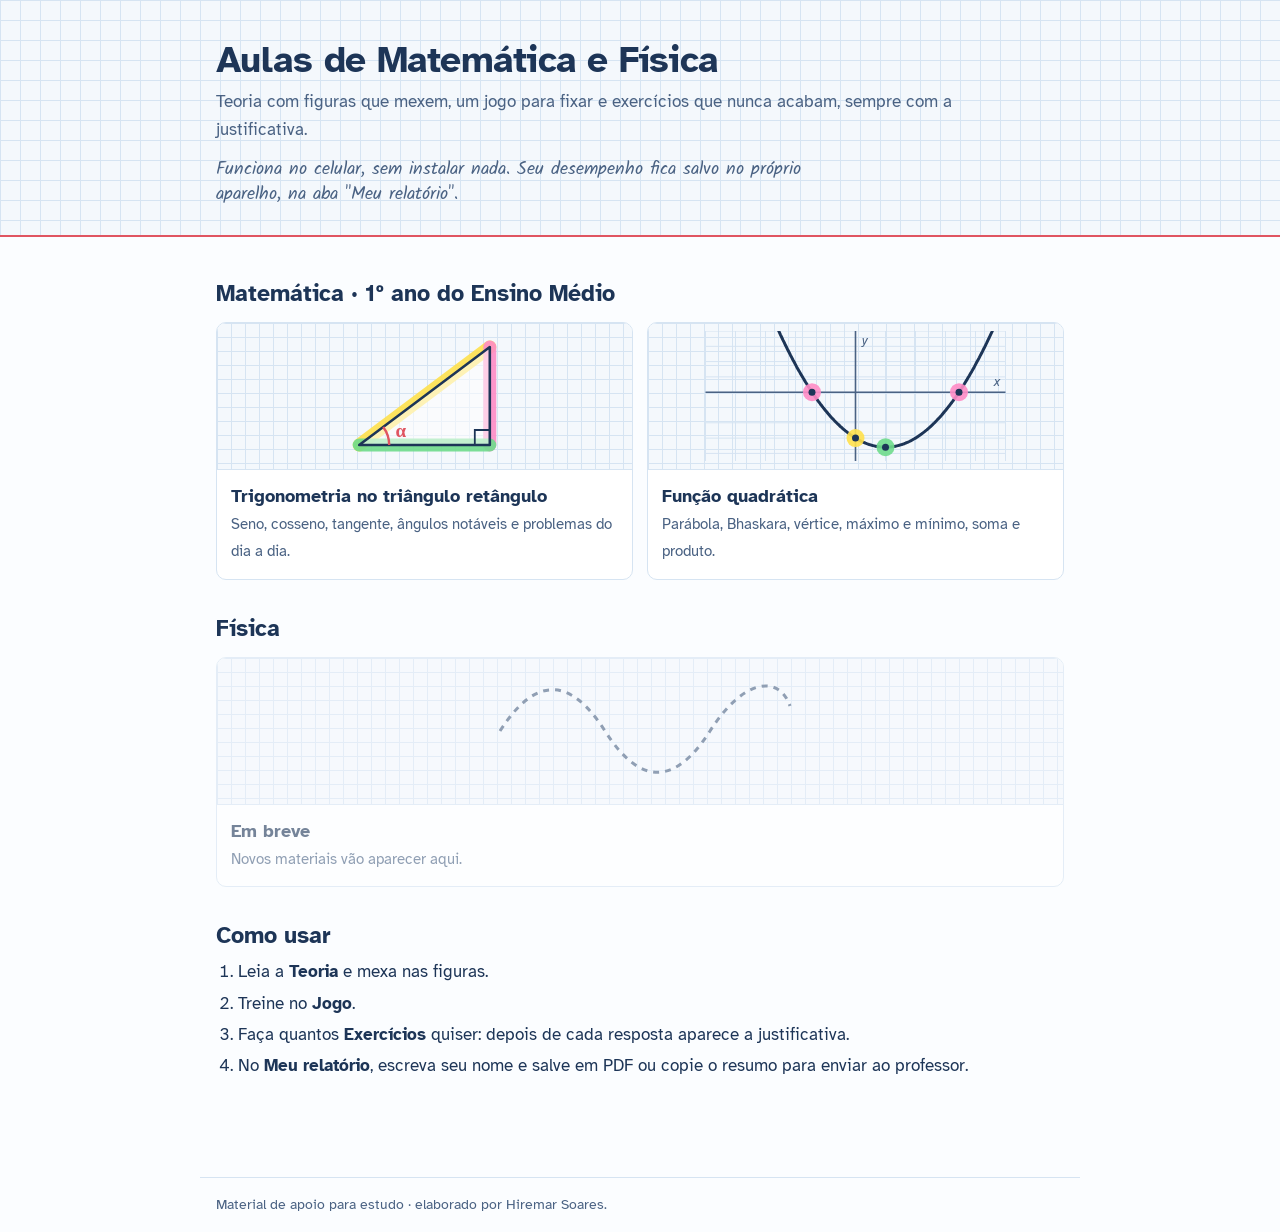
<file: index.html>
<!DOCTYPE html>
<html lang="pt-BR">
<head>
<meta charset="UTF-8">
<meta name="viewport" content="width=device-width, initial-scale=1">
<title>Aulas de Matemática e Física</title>
<meta name="description" content="Materiais interativos de estudo: teoria, jogos e exercícios infinitos com justificativa.">
<link rel="preconnect" href="https://fonts.googleapis.com">
<link rel="preconnect" href="https://fonts.gstatic.com" crossorigin>
<link href="https://fonts.googleapis.com/css2?family=Atkinson+Hyperlegible:wght@400;700&family=Kalam:wght@400;700&display=swap" rel="stylesheet">
<style>
/* =========================================================
   Visual "caderno quadriculado" — comum a todas as páginas
   ========================================================= */
:root {
  color-scheme: light;
  --papel: #fbfdff;          /* fundo da página */
  --quadro: #f4f8fc;         /* fundo das figuras */
  --grade: #d6e4f2;          /* linhas do quadriculado */
  --tinta: #1d3557;          /* "caneta azul": texto principal */
  --tinta-2: #4a6283;        /* texto secundário */
  --margem: #e05561;         /* linha vermelha da margem do caderno */
  /* marca-textos: cada cor tem UM significado fixo */
  --mt-rosa: #ff8cc6;        /* cateto oposto / raízes */
  --mt-verde: #6fdc8c;       /* cateto adjacente / vértice */
  --mt-amarelo: #ffe14d;     /* hipotenusa / onde corta o eixo y */
  --mt-azul: #8cc8ff;
  --certo: #157347;
  --certo-bg: #e3f6ea;
  --errado: #b42335;
  --errado-bg: #fde8eb;
  --raio: 10px;
  --fonte: "Atkinson Hyperlegible", "Segoe UI", Roboto, Arial, sans-serif;
  --mao: "Kalam", "Comic Sans MS", "Segoe Print", cursive;
}
* { box-sizing: border-box; }
html { -webkit-text-size-adjust: 100%; }
body {
  margin: 0;
  background: var(--papel);
  color: var(--tinta);
  font-family: var(--fonte);
  font-size: 17px;
  line-height: 1.6;
}
a { color: var(--tinta); }
button, input, select { font: inherit; color: inherit; }
:focus-visible { outline: 3px solid var(--mt-azul); outline-offset: 2px; }

/* ---------- topo ---------- */
.topo {
  border-bottom: 2px solid var(--margem);
  background: #fff;
}
.topo-in {
  max-width: 880px; margin: 0 auto; padding: 18px 16px 12px;
  display: flex; align-items: flex-end; justify-content: space-between; gap: 12px; flex-wrap: wrap;
}
.topo h1 { margin: 0; font-size: 1.75rem; line-height: 1.15; letter-spacing: -0.01em; }
.topo .sub { margin: 2px 0 0; color: var(--tinta-2); font-size: 0.95rem; }
.voltar { font-size: 0.9rem; color: var(--tinta-2); text-decoration: none; white-space: nowrap; }
.voltar:hover { text-decoration: underline; }

/* ---------- abas (parecem as abas de um fichário) ---------- */
.abas {
  position: sticky; top: 0; z-index: 20;
  background: rgba(251, 253, 255, 0.96);
  backdrop-filter: blur(4px);
  border-bottom: 1px solid var(--grade);
}
.abas-in {
  max-width: 880px; margin: 0 auto; padding: 8px 16px 0;
  display: flex; gap: 4px; overflow-x: auto; scrollbar-width: none;
}
.abas-in::-webkit-scrollbar { display: none; }
.aba {
  flex: 0 0 auto;
  border: 1px solid var(--grade); border-bottom: none;
  background: #eef4fa; color: var(--tinta-2);
  padding: 8px 14px; border-radius: 9px 9px 0 0;
  cursor: pointer; font-weight: 700; font-size: 0.95rem;
}
.aba[aria-selected="true"] { background: #fff; color: var(--tinta); box-shadow: inset 0 3px 0 var(--tinta); }

/* ---------- conteúdo ---------- */
main { max-width: 880px; margin: 0 auto; padding: 8px 16px 64px; }
.painel[hidden] { display: none; }
.painel > section { margin: 28px 0 40px; }
h2 { font-size: 1.45rem; line-height: 1.25; margin: 0 0 10px; }
h3 { font-size: 1.12rem; margin: 22px 0 6px; }
p, li { max-width: 68ch; }
.nota {                          /* anotação "do professor", escrita à mão */
  font-family: var(--mao); font-size: 1.15rem; color: #2b59a8; line-height: 1.35;
}
.destaque {                      /* caixa de regra importante */
  border-left: 5px solid var(--tinta); background: #fff;
  padding: 12px 16px; margin: 14px 0; border-radius: 0 var(--raio) var(--raio) 0;
  box-shadow: 0 1px 0 var(--grade);
}
.exemplo {                       /* exemplo resolvido */
  background: #fff; border: 1px solid var(--grade); border-radius: var(--raio);
  padding: 14px 16px; margin: 16px 0;
}
.exemplo > b:first-child { display: block; margin-bottom: 4px; }
.passos { margin: 8px 0 0; padding-left: 1.3em; }
.passos li { margin: 4px 0; }

/* marca-texto em linha */
.mt { padding: 0 3px; border-radius: 3px; box-decoration-break: clone; -webkit-box-decoration-break: clone; }
.mt.rosa { background: var(--mt-rosa); }
.mt.verde { background: var(--mt-verde); }
.mt.amarelo { background: var(--mt-amarelo); }
.mt.azul { background: var(--mt-azul); }

/* fração montada em HTML */
.fr { display: inline-flex; flex-direction: column; vertical-align: middle; text-align: center; line-height: 1.15; margin: 0 2px; }
.fr > span:first-child { border-bottom: 1.6px solid currentColor; padding: 0 3px 1px; }
.fr > span:last-child { padding: 1px 3px 0; }
.mat { white-space: nowrap; font-variant-numeric: lining-nums; }
.formula { font-size: 1.2rem; text-align: center; margin: 12px 0; }

/* figura sobre papel quadriculado */
.figura {
  background-color: var(--quadro);
  background-image:
    linear-gradient(var(--grade) 1px, transparent 1px),
    linear-gradient(90deg, var(--grade) 1px, transparent 1px);
  background-size: 20px 20px;
  border: 1px solid var(--grade); border-radius: var(--raio);
  padding: 10px; margin: 14px 0;
}
.figura svg { display: block; width: 100%; height: auto; }
.legenda { font-size: 0.92rem; color: var(--tinta-2); margin-top: 6px; }

/* controles deslizantes */
.controles { display: grid; gap: 10px; margin: 10px 0; }
.controle { display: grid; grid-template-columns: 7.5em 1fr 4.2em; align-items: center; gap: 10px; }
.controle label { font-weight: 700; }
.controle output { font-variant-numeric: tabular-nums; text-align: right; font-weight: 700; }
input[type="range"] { width: 100%; accent-color: var(--tinta); height: 28px; }

/* leitura ao vivo (valores) */
.leitura { display: grid; grid-template-columns: repeat(auto-fit, minmax(170px, 1fr)); gap: 8px; margin: 10px 0; }
.leitura div { background: #fff; border: 1px solid var(--grade); border-radius: 8px; padding: 8px 10px; }
.leitura small { display: block; color: var(--tinta-2); font-size: 0.82rem; }
.leitura b { font-variant-numeric: tabular-nums; }

table.tab { border-collapse: collapse; margin: 12px 0; background: #fff; font-variant-numeric: lining-nums; }
table.tab th, table.tab td { border: 1px solid var(--grade); padding: 8px 14px; text-align: center; }
table.tab th { background: #eef4fa; }
.rolar { overflow-x: auto; }

/* botões */
.btn {
  border: none; border-radius: 999px; padding: 11px 20px; cursor: pointer;
  background: var(--tinta); color: #fff; font-weight: 700;
}
.btn:hover { background: #2c4f7c; }
.btn.claro { background: #fff; color: var(--tinta); border: 2px solid var(--tinta); }
.btn.claro:hover { background: #eef4fa; }
.btn:disabled { opacity: 0.45; cursor: default; }
.linha-btn { display: flex; gap: 10px; flex-wrap: wrap; align-items: center; margin: 12px 0; }

/* ---------- placar ---------- */
.placar { display: flex; gap: 16px; flex-wrap: wrap; font-weight: 700; margin: 6px 0 12px; }
.placar span { background: #fff; border: 1px solid var(--grade); border-radius: 999px; padding: 4px 12px; font-variant-numeric: tabular-nums; }

/* ---------- questão de múltipla escolha ---------- */
.questao { background: #fff; border: 1px solid var(--grade); border-radius: var(--raio); padding: 16px; }
.questao .tema { font-size: 0.85rem; color: var(--tinta-2); margin: 0 0 6px; }
.questao .enun { font-size: 1.08rem; margin: 0 0 10px; }
.opcoes { display: grid; gap: 8px; margin-top: 12px; }
.opcao {
  text-align: left; background: #fff; border: 2px solid var(--grade); border-radius: 9px;
  padding: 10px 12px; cursor: pointer; display: flex; gap: 10px; align-items: center; min-height: 48px;
}
.opcao:hover:not(:disabled) { border-color: var(--tinta-2); }
.opcao .letra { flex: 0 0 auto; width: 1.8em; height: 1.8em; border-radius: 50%; background: #eef4fa; display: grid; place-items: center; font-weight: 700; font-size: 0.9rem; }
.opcao:disabled { cursor: default; }
.opcao.certa { border-color: var(--certo); background: var(--certo-bg); }
.opcao.errada { border-color: var(--errado); background: var(--errado-bg); }
.resolucao { margin-top: 14px; border-top: 2px dashed var(--grade); padding-top: 12px; }
.resolucao .veredito { font-weight: 700; margin: 0 0 6px; }
.resolucao .veredito.ok { color: var(--certo); }
.resolucao .veredito.nok { color: var(--errado); }
.resolucao .porque { background: var(--errado-bg); border-radius: 8px; padding: 8px 12px; margin: 8px 0; }

.filtros { display: flex; flex-wrap: wrap; gap: 6px; margin: 8px 0 14px; }
.filtros label { background: #fff; border: 1px solid var(--grade); border-radius: 999px; padding: 4px 12px; cursor: pointer; font-size: 0.92rem; }
.filtros input { accent-color: var(--tinta); }

/* ---------- jogo ---------- */
.jogo-topo { display: flex; justify-content: space-between; align-items: center; flex-wrap: wrap; gap: 10px; }
.cronometro { font-variant-numeric: tabular-nums; font-weight: 700; font-size: 1.3rem; }
.pedido { font-size: 1.2rem; font-weight: 700; text-align: center; margin: 8px 0; min-height: 1.6em; }
.flash-ok { animation: flashok 0.35s; }
.flash-erro { animation: flasherro 0.35s; }
@keyframes flashok { 50% { background-color: var(--certo-bg); } }
@keyframes flasherro { 50% { background-color: var(--errado-bg); } }

/* ---------- relatório ---------- */
.rel-item { border-bottom: 1px solid var(--grade); padding: 10px 0; }
.rel-item .st { font-weight: 700; }
.rel-item .st.ok { color: var(--certo); }
.rel-item .st.nok { color: var(--errado); }
.rel-item details { margin-top: 4px; }
.rel-item summary { cursor: pointer; color: var(--tinta-2); }
.nome-aluno { padding: 9px 12px; border: 2px solid var(--grade); border-radius: 8px; min-width: 240px; }

.rodape { max-width: 880px; margin: 0 auto; padding: 16px; color: var(--tinta-2); font-size: 0.85rem; border-top: 1px solid var(--grade); }

@media (max-width: 560px) {
  body { font-size: 16px; }
  .topo h1 { font-size: 1.45rem; }
  .controle { grid-template-columns: 5.5em 1fr 3.6em; gap: 6px; }
  .questao { padding: 12px; }
}
@media (prefers-reduced-motion: reduce) {
  *, *::before, *::after { animation: none !important; transition: none !important; }
}

/* ---------- impressão: só o relatório ---------- */
@media print {
  body { background: #fff; font-size: 12pt; }
  .abas, .topo .voltar, .rodape, .nao-imprimir, .btn { display: none !important; }
  .painel { display: none !important; }
  .painel.imprimir { display: block !important; }
  .rel-item details > *:not(summary) { display: block !important; }
  .rel-item summary { display: none; }
  .rel-item { break-inside: avoid; }
}

.capa { border-bottom: 2px solid var(--margem); background-color: var(--quadro);
  background-image: linear-gradient(var(--grade) 1px, transparent 1px), linear-gradient(90deg, var(--grade) 1px, transparent 1px);
  background-size: 20px 20px; }
.capa-in { max-width: 880px; margin: 0 auto; padding: 40px 16px 28px; }
.capa h1 { font-size: 2.3rem; line-height: 1.1; margin: 0 0 8px; letter-spacing: -0.015em; }
.capa p { margin: 0; color: var(--tinta-2); }
.capa .nota { margin-top: 14px; }
.materia { margin: 34px 0; }
.materia h2 { margin-bottom: 4px; }
.fichas { display: grid; grid-template-columns: repeat(auto-fit, minmax(250px, 1fr)); gap: 14px; margin-top: 14px; }
.ficha { display: grid; grid-template-rows: auto 1fr; gap: 0; background: #fff; border: 1px solid var(--grade);
  border-radius: var(--raio); text-decoration: none; color: var(--tinta); overflow: hidden; }
.ficha:hover { border-color: var(--tinta-2); }
.ficha .desenho { border-bottom: 1px solid var(--grade); background-color: var(--quadro);
  background-image: linear-gradient(var(--grade) 1px, transparent 1px), linear-gradient(90deg, var(--grade) 1px, transparent 1px);
  background-size: 14px 14px; padding: 8px; }
.ficha .desenho svg { display: block; width: 100%; height: 130px; }
.ficha .txt { padding: 12px 14px 14px; }
.ficha b { font-size: 1.12rem; display: block; }
.ficha span { color: var(--tinta-2); font-size: 0.95rem; }
.ficha.breve { opacity: 0.6; pointer-events: none; }
</style>
</head>
<body>
<header class="capa">
  <div class="capa-in">
    <h1>Aulas de Matemática e Física</h1>
    <p>Teoria com figuras que mexem, um jogo para fixar e exercícios que nunca acabam, sempre com a justificativa.</p>
    <p class="nota">Funciona no celular, sem instalar nada. Seu desempenho fica salvo no próprio aparelho, na aba "Meu relatório".</p>
  </div>
</header>
<main>
  <section class="materia">
    <h2>Matemática · 1º ano do Ensino Médio</h2>
    <div class="fichas">
      <a class="ficha" href="trigonometria.html">
        <div class="desenho" id="d-trig"></div>
        <div class="txt"><b>Trigonometria no triângulo retângulo</b><span>Seno, cosseno, tangente, ângulos notáveis e problemas do dia a dia.</span></div>
      </a>
      <a class="ficha" href="funcao-quadratica.html">
        <div class="desenho" id="d-quad"></div>
        <div class="txt"><b>Função quadrática</b><span>Parábola, Bhaskara, vértice, máximo e mínimo, soma e produto.</span></div>
      </a>
    </div>
  </section>
  <section class="materia">
    <h2>Física</h2>
    <div class="fichas">
      <div class="ficha breve" aria-disabled="true">
        <div class="desenho" id="d-fis"></div>
        <div class="txt"><b>Em breve</b><span>Novos materiais vão aparecer aqui.</span></div>
      </div>
    </div>
  </section>
  <section class="materia">
    <h2>Como usar</h2>
    <ol class="passos">
      <li>Leia a <b>Teoria</b> e mexa nas figuras.</li>
      <li>Treine no <b>Jogo</b>.</li>
      <li>Faça quantos <b>Exercícios</b> quiser: depois de cada resposta aparece a justificativa.</li>
      <li>No <b>Meu relatório</b>, escreva seu nome e salve em PDF ou copie o resumo para enviar ao professor.</li>
    </ol>
  </section>
</main>
<footer class="rodape">Material de apoio para estudo · elaborado por Hiremar Soares.</footer>
<script>
/* =========================================================
   Funções comuns: números, frações, abas, questões e relatório
   ========================================================= */
const U = {
  // número inteiro aleatório entre a e b (inclusive)
  rand(a, b) { return a + Math.floor(Math.random() * (b - a + 1)); },
  pick(lista) { return lista[Math.floor(Math.random() * lista.length)]; },
  shuffle(lista) {
    const v = lista.slice();
    for (let i = v.length - 1; i > 0; i--) { const j = Math.floor(Math.random() * (i + 1)); [v[i], v[j]] = [v[j], v[i]]; }
    return v;
  },
  mdc(a, b) { a = Math.abs(a); b = Math.abs(b); while (b) [a, b] = [b, a % b]; return a || 1; },

  // número no formato brasileiro: vírgula decimal e sinal de menos tipográfico
  num(x, casas = 2) {
    if (Math.abs(x) < 1e-9) x = 0;
    let s = (Math.round(x * 10 ** casas) / 10 ** casas).toString();
    return s.replace("-", "−").replace(".", ",");
  },
  // fração em HTML; simplifica e vira inteiro quando der
  fr(n, d, simplificar = true) {
    if (d < 0) { n = -n; d = -d; }
    if (simplificar) { const g = U.mdc(n, d); n /= g; d /= g; }
    if (d === 1) return U.num(n);
    const sinal = n < 0 ? "−" : "";
    return `${sinal}<span class="fr"><span>${Math.abs(n)}</span><span>${d}</span></span>`;
  },
  // fração com conteúdo livre em cima e embaixo (ex.: "√3" sobre "2")
  frx(cima, baixo) { return `<span class="fr"><span>${cima}</span><span>${baixo}</span></span>`; },
  // coeficiente × √r  (r = 1, 2 ou 3), ex.: raiz(5,3) = "5√3"
  raiz(coef, r) {
    if (r === 1) return U.num(coef);
    if (coef === 1) return `√${r}`;
    if (coef === -1) return `−√${r}`;
    return `${U.num(coef)}√${r}`;
  },
  // escreve o polinômio ax² + bx + c bonitinho
  poli(a, b, c, nome = "f(x)") {
    const termos = [];
    const termo = (k, x) => {
      if (Math.abs(k) < 1e-9) return;
      const neg = k < 0, v = Math.abs(k);
      const coef = (v === 1 && x) ? "" : U.num(v);
      termos.push({ neg, txt: coef + x });
    };
    termo(a, "x²"); termo(b, "x"); termo(c, "");
    if (!termos.length) return `${nome} = 0`;
    let s = (termos[0].neg ? "−" : "") + termos[0].txt;
    for (const t of termos.slice(1)) s += (t.neg ? " − " : " + ") + t.txt;
    return nome ? `${nome} = ${s}` : s;
  },
  texto(html) { const d = document.createElement("div"); d.innerHTML = html; return d.textContent.replace(/\s+/g, " ").trim(); },
};

/* ---------- abas ---------- */
function iniciarAbas() {
  const abas = [...document.querySelectorAll(".aba")];
  const mostrar = (id) => {
    abas.forEach((b) => b.setAttribute("aria-selected", b.dataset.aba === id ? "true" : "false"));
    document.querySelectorAll(".painel").forEach((p) => { p.hidden = p.id !== id; });
    document.dispatchEvent(new CustomEvent("aba", { detail: id }));
    try { history.replaceState(null, "", "#" + id); } catch (e) {}
  };
  abas.forEach((b) => b.addEventListener("click", () => { mostrar(b.dataset.aba); window.scrollTo({ top: 0 }); }));
  const inicial = location.hash.slice(1);
  mostrar(abas.some((b) => b.dataset.aba === inicial) ? inicial : abas[0].dataset.aba);
}

/* ---------- histórico (fica salvo no próprio celular/computador) ---------- */
const Hist = {
  CHAVE: "aulasMF_historico",
  itens: [],
  nome: "",
  carregar() {
    try {
      const d = JSON.parse(localStorage.getItem(this.CHAVE) || "{}");
      this.itens = d.itens || []; this.nome = d.nome || "";
    } catch (e) {}
  },
  salvar() { try { localStorage.setItem(this.CHAVE, JSON.stringify({ itens: this.itens.slice(-300), nome: this.nome })); } catch (e) {} },
  add(item) { this.itens.push(item); this.salvar(); document.dispatchEvent(new Event("hist")); },
};
Hist.carregar();

/* ---------- motor das questões ---------- */
/* Cada gerador devolve:
   { tema, enun (html), fig (svg ou ""), certa (html), erradas: [{html, porque}], resol (html) } */
function criarQuiz({ raiz, modulo, geradores }) {
  const chaves = Object.keys(geradores);
  let ativos = new Set(chaves);
  let acertos = 0, total = 0, seq = 0;

  raiz.innerHTML = `
    <div class="filtros nao-imprimir" aria-label="Escolha os assuntos">
      ${chaves.map((k) => `<label><input type="checkbox" value="${k}" checked> ${geradores[k].nome}</label>`).join("")}
    </div>
    <div class="placar"><span>Acertos: <b class="q-ac">0</b> de <b class="q-to">0</b></span><span>Sequência: <b class="q-seq">0</b> 🔥</span></div>
    <div class="questao" aria-live="polite"></div>
    <div class="linha-btn"><button class="btn q-prox">Próxima questão</button></div>`;
  const caixa = raiz.querySelector(".questao");

  raiz.querySelectorAll(".filtros input").forEach((cb) => cb.addEventListener("change", () => {
    if (cb.checked) ativos.add(cb.value); else ativos.delete(cb.value);
    if (!ativos.size) { ativos.add(cb.value); cb.checked = true; }
    nova();
  }));
  raiz.querySelector(".q-prox").addEventListener("click", () => { nova(); caixa.scrollIntoView({ block: "nearest" }); });

  function nova() {
    const k = U.pick([...ativos]);
    const q = geradores[k].gerar();
    // remove alternativas repetidas (iguais à certa ou entre si)
    const vistos = new Set([U.texto(q.certa)]);
    const erradas = [];
    for (const e of U.shuffle(q.erradas)) {
      const t = U.texto(e.html);
      if (!vistos.has(t)) { vistos.add(t); erradas.push(e); }
      if (erradas.length === 3) break;
    }
    const ops = U.shuffle([{ html: q.certa, certa: true }, ...erradas]);
    caixa.innerHTML = `
      <p class="tema">${geradores[k].nome}</p>
      <div class="enun">${q.enun}</div>
      ${q.fig ? `<div class="figura">${q.fig}</div>` : ""}
      <div class="opcoes">${ops.map((o, i) => `<button class="opcao" data-i="${i}"><span class="letra">${"ABCD"[i]}</span><span>${o.html}</span></button>`).join("")}</div>
      <div class="resolucao" hidden></div>`;
    caixa.querySelectorAll(".opcao").forEach((b) => b.addEventListener("click", () => responder(q, ops, +b.dataset.i, geradores[k].nome)));
  }

  function responder(q, ops, i, tema) {
    const botoes = caixa.querySelectorAll(".opcao");
    botoes.forEach((b, j) => { b.disabled = true; if (ops[j].certa) b.classList.add("certa"); });
    const ok = ops[i].certa;
    if (!ok) botoes[i].classList.add("errada");
    total++; if (ok) { acertos++; seq++; } else seq = 0;
    raiz.querySelector(".q-ac").textContent = acertos;
    raiz.querySelector(".q-to").textContent = total;
    raiz.querySelector(".q-seq").textContent = seq;
    const r = caixa.querySelector(".resolucao");
    r.hidden = false;
    r.innerHTML = `
      <p class="veredito ${ok ? "ok" : "nok"}">${ok ? "✔ Certo!" : "✘ Não foi dessa vez."} Veja a justificativa:</p>
      ${!ok && ops[i].porque ? `<div class="porque"><b>Por que a sua resposta não serve:</b> ${ops[i].porque}</div>` : ""}
      <div>${q.resol}</div>`;
    Hist.add({ modulo, tema, enun: q.enun, fig: q.fig || "", escolhida: ops[i].html, certa: q.certa, ok, resol: q.resol, porque: ok ? "" : (ops[i].porque || ""), hora: Date.now() });
  }

  nova();
  return { nova };
}

/* ---------- relatório ---------- */
function iniciarRelatorio(raiz) {
  raiz.innerHTML = `
    <h2>Meu relatório</h2>
    <p>Tudo o que você respondeu nos exercícios fica guardado aqui, <b>neste aparelho</b>. Coloque seu nome e salve em PDF ou copie o resumo para enviar ao professor.</p>
    <div class="linha-btn nao-imprimir">
      <input class="nome-aluno" type="text" placeholder="Seu nome e turma" aria-label="Seu nome e turma">
    </div>
    <div class="linha-btn nao-imprimir">
      <button class="btn r-pdf">Salvar em PDF</button>
      <button class="btn claro r-copiar">Copiar resumo</button>
      <button class="btn claro r-apagar">Apagar histórico</button>
    </div>
    <p class="r-aviso nota" aria-live="polite"></p>
    <div class="r-cab"></div>
    <div class="r-lista"></div>`;
  const nome = raiz.querySelector(".nome-aluno");
  nome.value = Hist.nome;
  nome.addEventListener("input", () => { Hist.nome = nome.value; Hist.salvar(); desenhar(); });
  const aviso = raiz.querySelector(".r-aviso");

  function porTema() {
    const m = {};
    for (const it of Hist.itens) {
      const k = it.modulo + " — " + it.tema;
      m[k] = m[k] || { ac: 0, to: 0 }; m[k].to++; if (it.ok) m[k].ac++;
    }
    return m;
  }
  function desenhar() {
    const tot = Hist.itens.length, ac = Hist.itens.filter((i) => i.ok).length;
    const m = porTema();
    raiz.querySelector(".r-cab").innerHTML = `
      <h3>${Hist.nome ? Hist.nome : "Aluno(a) sem nome"} — ${ac} ${ac === 1 ? "acerto" : "acertos"} em ${tot} ${tot === 1 ? "questão" : "questões"}${tot ? ` (${Math.round(100 * ac / tot)}%)` : ""}</h3>
      ${tot ? `<div class="rolar"><table class="tab"><tr><th>Assunto</th><th>Acertos</th><th>Questões</th></tr>
        ${Object.entries(m).map(([k, v]) => `<tr><td style="text-align:left">${k}</td><td>${v.ac}</td><td>${v.to}</td></tr>`).join("")}</table></div>` : ""}`;
    raiz.querySelector(".r-lista").innerHTML = tot ? Hist.itens.slice().reverse().map((it, n) => `
      <div class="rel-item">
        <div><span class="st ${it.ok ? "ok" : "nok"}">${it.ok ? "✔ Acertou" : "✘ Errou"}</span> · ${it.modulo} — ${it.tema} · <small>${new Date(it.hora).toLocaleString("pt-BR")}</small></div>
        <div>${it.enun}</div>
        <details><summary>Ver resposta e justificativa</summary>
          ${it.fig ? `<div class="figura" style="max-width:420px">${it.fig}</div>` : ""}
          <p><b>Resposta marcada:</b> ${it.escolhida}<br><b>Resposta certa:</b> ${it.certa}</p>
          ${it.porque ? `<p><b>Por que a marcada não serve:</b> ${it.porque}</p>` : ""}
          <div>${it.resol}</div>
        </details>
      </div>`).join("") : `<p>Você ainda não respondeu nenhum exercício. Vá até a aba <b>Exercícios</b> e comece!</p>`;
  }
  raiz.querySelector(".r-pdf").addEventListener("click", () => {
    document.querySelectorAll(".painel").forEach((p) => p.classList.remove("imprimir"));
    raiz.closest(".painel").classList.add("imprimir");
    raiz.querySelectorAll("details").forEach((d) => (d.open = true));
    window.print();
  });
  raiz.querySelector(".r-copiar").addEventListener("click", async () => {
    const tot = Hist.itens.length, ac = Hist.itens.filter((i) => i.ok).length;
    const linhas = [`Relatório — ${Hist.nome || "sem nome"}`, `${ac} acertos em ${tot} questões`,
      ...Object.entries(porTema()).map(([k, v]) => `• ${k}: ${v.ac}/${v.to}`)];
    const txt = linhas.join("\n");
    try { await navigator.clipboard.writeText(txt); aviso.textContent = "Resumo copiado! Agora é só colar na mensagem para o professor."; }
    catch (e) { aviso.textContent = txt; }
  });
  let confirmar = false;
  const bApagar = raiz.querySelector(".r-apagar");
  bApagar.addEventListener("click", () => {
    if (!confirmar) { confirmar = true; bApagar.textContent = "Toque de novo para apagar tudo"; setTimeout(() => { confirmar = false; bApagar.textContent = "Apagar histórico"; }, 4000); return; }
    Hist.itens = []; Hist.salvar(); confirmar = false; bApagar.textContent = "Apagar histórico"; desenhar();
  });
  document.addEventListener("hist", desenhar);
  window.addEventListener("afterprint", () => document.querySelectorAll(".painel").forEach((p) => p.classList.remove("imprimir")));
  desenhar();
}

/* =========================================================
   Desenhos em SVG usados nas páginas
   ========================================================= */
const COR = {
  tinta: "#1d3557", tinta2: "#4a6283", grade: "#d6e4f2",
  rosa: "#ff8cc6", verde: "#6fdc8c", amarelo: "#ffe14d", azul: "#8cc8ff", vermelho: "#e05561",
};

/* Triângulo retângulo.
   co = cateto oposto ao ângulo marcado, ca = cateto adjacente.
   O ângulo reto fica no vértice C; o ângulo marcado no vértice A.
   Opções: rot (graus), flip, cores (marca-texto), clicavel, lab {opo, adj, hip}, ang (texto do ângulo) */
function triangulo(o) {
  const W = o.W || 420, H = o.H || 250, p = o.pad || 44;
  const pts = { A: [0, 0], C: [o.ca, 0], B: [o.ca, o.co] };
  const r = ((o.rot || 0) * Math.PI) / 180;
  for (const k in pts) {
    let [x, y] = pts[k];
    if (o.flip) x = -x;
    pts[k] = [x * Math.cos(r) - y * Math.sin(r), x * Math.sin(r) + y * Math.cos(r)];
  }
  const xs = Object.values(pts).map((v) => v[0]), ys = Object.values(pts).map((v) => v[1]);
  const minx = Math.min(...xs), maxx = Math.max(...xs), miny = Math.min(...ys), maxy = Math.max(...ys);
  const s = Math.min((W - 2 * p) / (maxx - minx || 1), (H - 2 * p) / (maxy - miny || 1));
  const ox = (W - (maxx - minx) * s) / 2, oy = (H - (maxy - miny) * s) / 2;
  const P = {};
  for (const k in pts) P[k] = [ox + (pts[k][0] - minx) * s, H - (oy + (pts[k][1] - miny) * s)];

  const ref = o.ref || "A";                       // vértice do ângulo de referência
  const lados = { hip: ["A", "B"], opo: ref === "A" ? ["B", "C"] : ["A", "C"], adj: ref === "A" ? ["A", "C"] : ["B", "C"] };
  const corLado = { hip: COR.amarelo, opo: COR.rosa, adj: COR.verde };
  const f = (n) => n.toFixed(1);
  let svg = "";

  // marca-texto por baixo da tinta
  for (const k of ["hip", "opo", "adj"]) {
    const [a, b] = lados[k];
    const ligado = o.cores === true || (Array.isArray(o.cores) && o.cores.includes(k));
    if (ligado) svg += `<line x1="${f(P[a][0])}" y1="${f(P[a][1])}" x2="${f(P[b][0])}" y2="${f(P[b][1])}" stroke="${corLado[k]}" stroke-width="13" stroke-linecap="round" opacity="0.9"/>`;
  }
  // os três lados
  svg += `<polygon points="${["A", "B", "C"].map((k) => P[k].map(f).join(",")).join(" ")}" fill="rgba(255,255,255,0.55)" stroke="${COR.tinta}" stroke-width="2.6" stroke-linejoin="round"/>`;
  // ângulo reto em C
  const unit = (a, b, t) => { const dx = P[b][0] - P[a][0], dy = P[b][1] - P[a][1], L = Math.hypot(dx, dy); return [(dx / L) * t, (dy / L) * t]; };
  const u = unit("C", "A", 15), v = unit("C", "B", 15);
  svg += `<path d="M${f(P.C[0] + u[0])},${f(P.C[1] + u[1])} L${f(P.C[0] + u[0] + v[0])},${f(P.C[1] + u[1] + v[1])} L${f(P.C[0] + v[0])},${f(P.C[1] + v[1])}" fill="none" stroke="${COR.tinta}" stroke-width="1.8"/>`;
  // arco do ângulo marcado
  const V = P[ref], n1 = P.C, n2 = ref === "A" ? P.B : P.A;
  const a1 = Math.atan2(n1[1] - V[1], n1[0] - V[0]);
  let d = Math.atan2(n2[1] - V[1], n2[0] - V[0]) - a1;
  while (d > Math.PI) d -= 2 * Math.PI;
  while (d <= -Math.PI) d += 2 * Math.PI;
  const R = 30, a2 = a1 + d;
  svg += `<path d="M${f(V[0] + R * Math.cos(a1))},${f(V[1] + R * Math.sin(a1))} A${R},${R} 0 0 ${d > 0 ? 1 : 0} ${f(V[0] + R * Math.cos(a2))},${f(V[1] + R * Math.sin(a2))}" fill="none" stroke="${COR.vermelho}" stroke-width="2.4"/>`;
  const am = a1 + d / 2, ra = R + 14 + Math.max(0, String(o.ang || "α").length - 1) * 5.5;
  svg += `<text x="${f(V[0] + ra * Math.cos(am))}" y="${f(V[1] + ra * Math.sin(am) + 6)}" text-anchor="middle" font-family="Kalam, cursive" font-size="19" fill="${COR.vermelho}" font-weight="700">${o.ang || "α"}</text>`;
  // textos dos lados (afastados do centro do triângulo)
  const G = [(P.A[0] + P.B[0] + P.C[0]) / 3, (P.A[1] + P.B[1] + P.C[1]) / 3];
  const lab = o.lab || {};
  for (const k of ["hip", "opo", "adj"]) {
    if (lab[k] === undefined || lab[k] === "") continue;
    const [a, b] = lados[k];
    const M = [(P[a][0] + P[b][0]) / 2, (P[a][1] + P[b][1]) / 2];
    let nx = M[0] - G[0], ny = M[1] - G[1]; const L = Math.hypot(nx, ny) || 1;
    const txt = String(lab[k]), dist = 20 + Math.max(0, txt.length - 3) * (k === "hip" ? 3.2 : 1.2);
    nx = (nx / L) * dist; ny = (ny / L) * dist;
    svg += `<text x="${f(M[0] + nx)}" y="${f(M[1] + ny + 6)}" text-anchor="middle" font-family="Kalam, cursive" font-size="19" fill="${COR.tinta}" stroke="#fff" stroke-width="4" paint-order="stroke" font-weight="700">${lab[k]}</text>`;
  }
  // áreas de toque (jogo)
  if (o.clicavel) {
    for (const k of ["hip", "opo", "adj"]) {
      const [a, b] = lados[k];
      svg += `<line class="alvo" data-lado="${k}" x1="${f(P[a][0])}" y1="${f(P[a][1])}" x2="${f(P[b][0])}" y2="${f(P[b][1])}" stroke="transparent" stroke-width="34" stroke-linecap="round" style="cursor:pointer"/>`;
    }
  }
  return `<svg viewBox="0 0 ${W} ${H}" role="img" aria-label="${o.desc || "Triângulo retângulo"}">${svg}</svg>`;
}

/* Gráfico de f(x) = ax² + bx + c sobre papel quadriculado.
   Opções: x0, x1, y0, y1 (janela), pontos (marcar raízes/vértice/eixo y), numeros (escala nos eixos) */
let _idGraf = 0;
function grafico(o) {
  const W = o.W || 420, H = o.H || 320;
  const x0 = o.x0 ?? -8, x1 = o.x1 ?? 8, y0 = o.y0 ?? -10, y1 = o.y1 ?? 10;
  const X = (x) => ((x - x0) / (x1 - x0)) * W, Y = (y) => H - ((y - y0) / (y1 - y0)) * H;
  const f = (x) => o.a * x * x + o.b * x + o.c, r = (n) => n.toFixed(1);
  const id = "cg" + ++_idGraf;
  let s = `<defs><clipPath id="${id}"><rect x="0" y="0" width="${W}" height="${H}"/></clipPath></defs>`;
  // grade de 1 em 1
  for (let x = Math.ceil(x0); x <= x1; x++) s += `<line x1="${r(X(x))}" y1="0" x2="${r(X(x))}" y2="${H}" stroke="${COR.grade}" stroke-width="1"/>`;
  for (let y = Math.ceil(y0); y <= y1; y++) s += `<line x1="0" y1="${r(Y(y))}" x2="${W}" y2="${r(Y(y))}" stroke="${COR.grade}" stroke-width="1"/>`;
  // eixos
  s += `<line x1="0" y1="${r(Y(0))}" x2="${W}" y2="${r(Y(0))}" stroke="${COR.tinta2}" stroke-width="1.6"/>
        <line x1="${r(X(0))}" y1="0" x2="${r(X(0))}" y2="${H}" stroke="${COR.tinta2}" stroke-width="1.6"/>
        <text x="${W - 12}" y="${r(Y(0) - 6)}" font-size="13" fill="${COR.tinta2}" font-style="italic">x</text>
        <text x="${r(X(0) + 6)}" y="14" font-size="13" fill="${COR.tinta2}" font-style="italic">y</text>`;
  if (o.numeros !== false) {
    const passo = (x1 - x0) > 12 ? 2 : 1;
    for (let x = Math.ceil(x0 / passo) * passo; x < x1; x += passo) if (x !== 0) s += `<text x="${r(X(x))}" y="${r(Y(0) + 15)}" font-size="11" text-anchor="middle" fill="${COR.tinta2}">${String(x).replace("-", "−")}</text>`;
    const passoY = (y1 - y0) > 12 ? 2 : 1;
    for (let y = Math.ceil(y0 / passoY) * passoY; y < y1; y += passoY) if (y !== 0) s += `<text x="${r(X(0) - 5)}" y="${r(Y(y) + 4)}" font-size="11" text-anchor="end" fill="${COR.tinta2}">${String(y).replace("-", "−")}</text>`;
  }
  // a curva
  let d = "";
  for (let i = 0; i <= 240; i++) {
    const x = x0 + ((x1 - x0) * i) / 240;
    let y = f(x); y = Math.max(y0 - 50, Math.min(y1 + 50, y));
    d += (i ? "L" : "M") + r(X(x)) + "," + r(Y(y));
  }
  s += `<path d="${d}" fill="none" stroke="${COR.tinta}" stroke-width="3" clip-path="url(#${id})" stroke-linejoin="round"/>`;
  // pontos importantes
  const ponto = (x, y, cor, txt, dy = -12) => {
    if (x < x0 || x > x1 || y < y0 || y > y1) return "";
    return `<circle cx="${r(X(x))}" cy="${r(Y(y))}" r="9" fill="${cor}" opacity="0.9"/><circle cx="${r(X(x))}" cy="${r(Y(y))}" r="3.5" fill="${COR.tinta}"/>` +
      (txt ? `<text x="${r(X(x))}" y="${r(Y(y) + dy)}" text-anchor="middle" font-family="Kalam, cursive" font-size="15" font-weight="700" fill="${COR.tinta}" stroke="#fff" stroke-width="4" paint-order="stroke">${txt}</text>` : "");
  };
  if (o.pontos && o.a !== 0) {
    const D = o.b * o.b - 4 * o.a * o.c, xv = -o.b / (2 * o.a), yv = f(xv);
    const fmt = (n) => U.num(n, 2);
    s += ponto(0, o.c, COR.amarelo, "", 0);
    if (o.rotulos && o.c >= y0 && o.c <= y1) s += `<text x="${r(X(0) - 12)}" y="${r(Y(o.c) + 5)}" text-anchor="end" font-family="Kalam, cursive" font-size="15" font-weight="700" fill="${COR.tinta}" stroke="#fff" stroke-width="4" paint-order="stroke">(0, ${fmt(o.c)})</text>`;
    if (D >= 0) {
      const ra = (-o.b - Math.sqrt(D)) / (2 * o.a), rb = (-o.b + Math.sqrt(D)) / (2 * o.a);
      s += ponto(ra, 0, COR.rosa, o.rotulos ? fmt(ra) : "", o.a > 0 ? -12 : 22);
      if (D > 0) s += ponto(rb, 0, COR.rosa, o.rotulos ? fmt(rb) : "", o.a > 0 ? -12 : 22);
    }
    s += ponto(xv, yv, COR.verde, o.rotulos ? `V(${fmt(xv)}, ${fmt(yv)})` : "", o.a > 0 ? 24 : -14);
  }
  if (o.extra) s += o.extra(X, Y);
  return `<svg viewBox="0 0 ${W} ${H}" role="img" aria-label="${o.desc || "Gráfico de uma função quadrática"}">${s}</svg>`;
}

</script>
<script>
document.getElementById("d-trig").innerHTML = triangulo({ co: 3, ca: 4, cores: true, W: 300, H: 130, pad: 16, lab: {} }).replace("<svg ", '<svg preserveAspectRatio="xMidYMid meet" ');
document.getElementById("d-quad").innerHTML = grafico({ a: 0.6, b: -1.2, c: -3, pontos: true, W: 300, H: 130, x0: -5, x1: 5, y0: -4.5, y1: 4, numeros: false });
document.getElementById("d-fis").innerHTML = `<svg viewBox="0 0 300 130"><path d="M10,65 C45,10 80,10 115,65 S185,120 220,65 S290,10 300,40" fill="none" stroke="${COR.tinta2}" stroke-width="3" stroke-dasharray="6 6"/></svg>`;
</script>
</body>
</html>
</file>
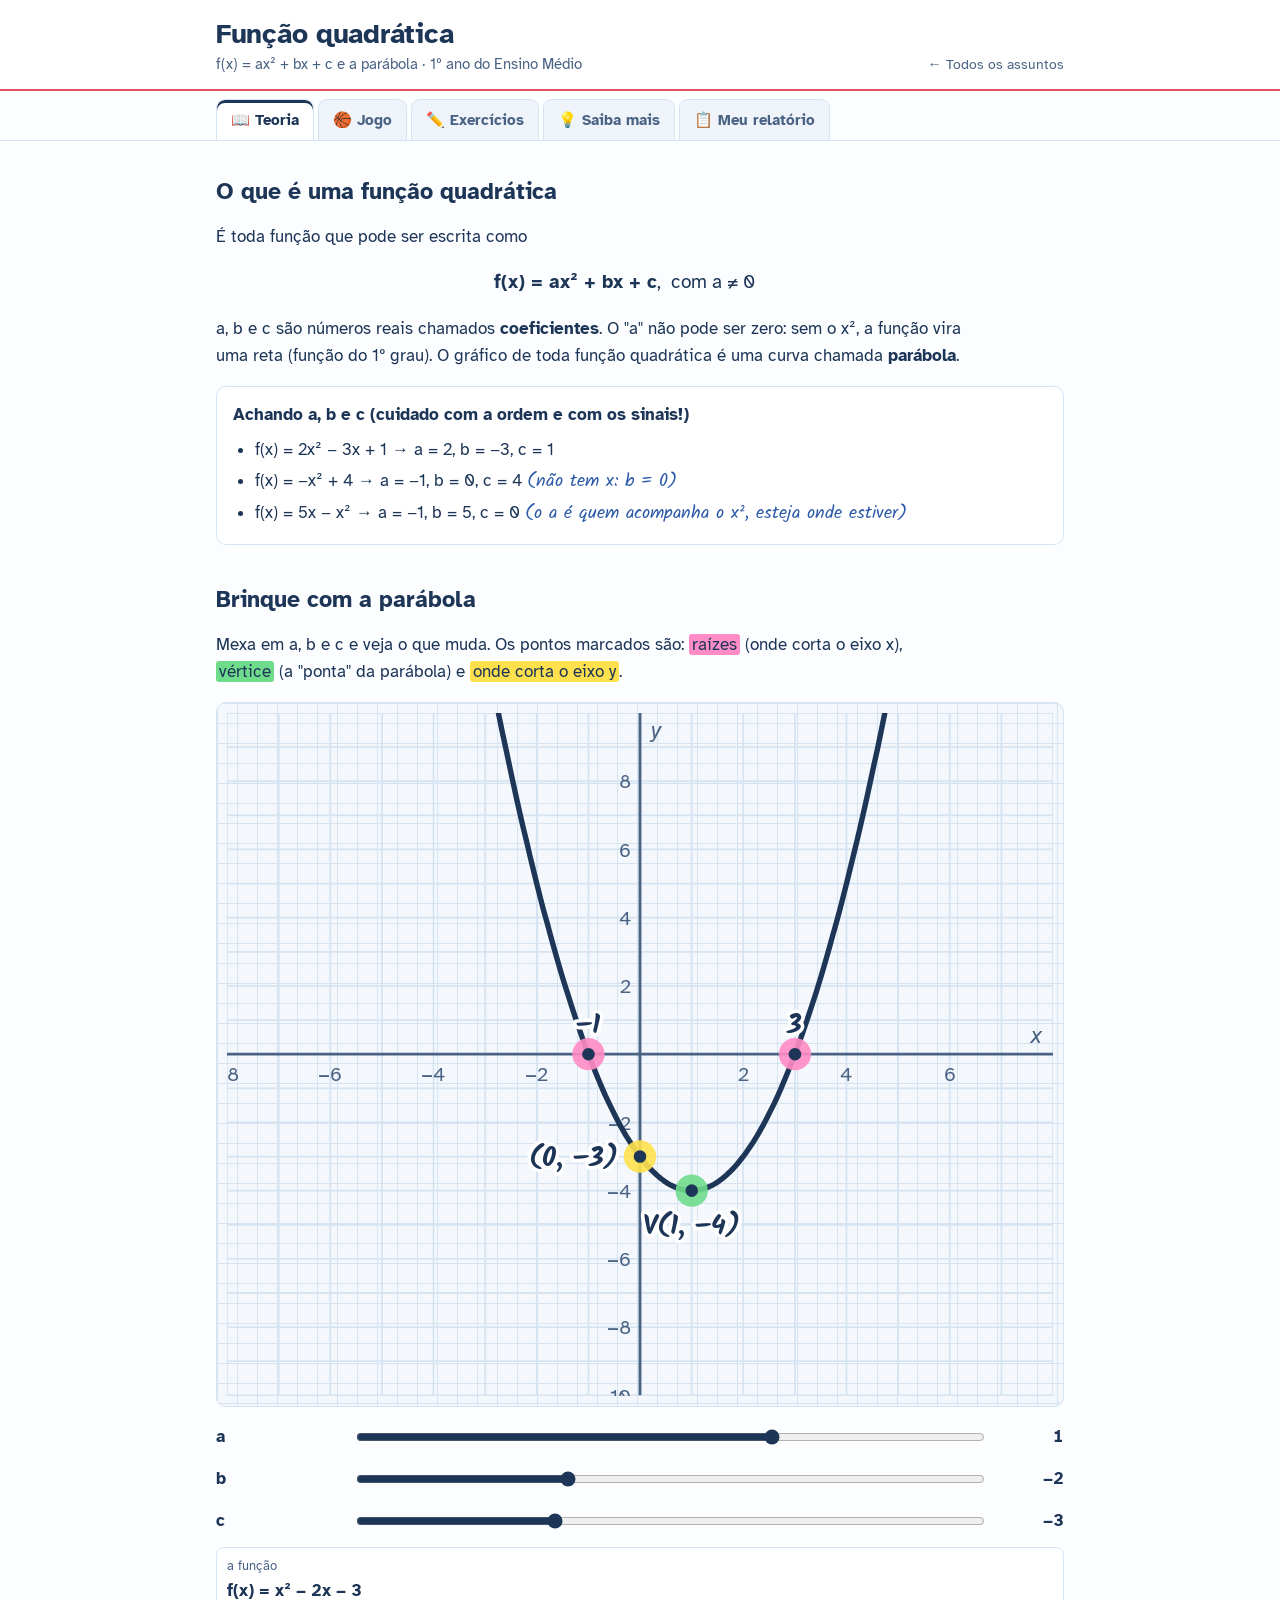
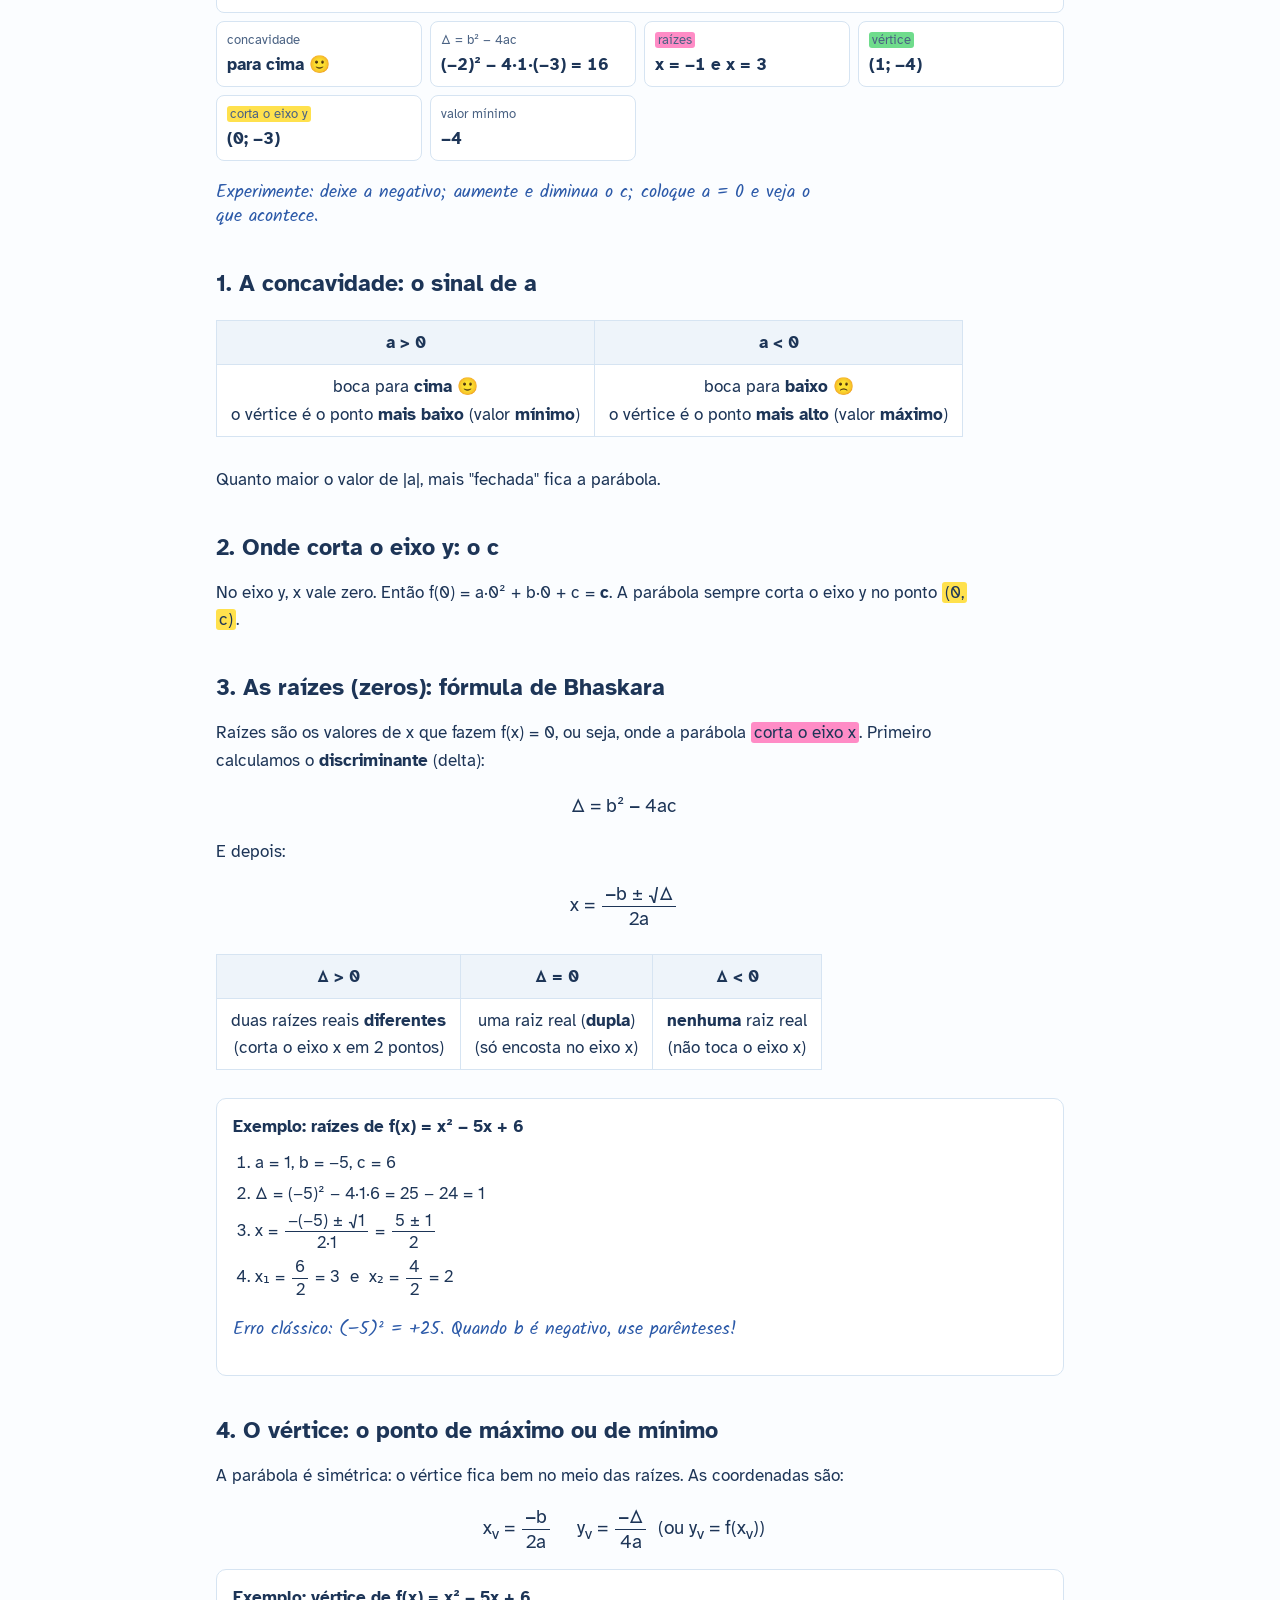
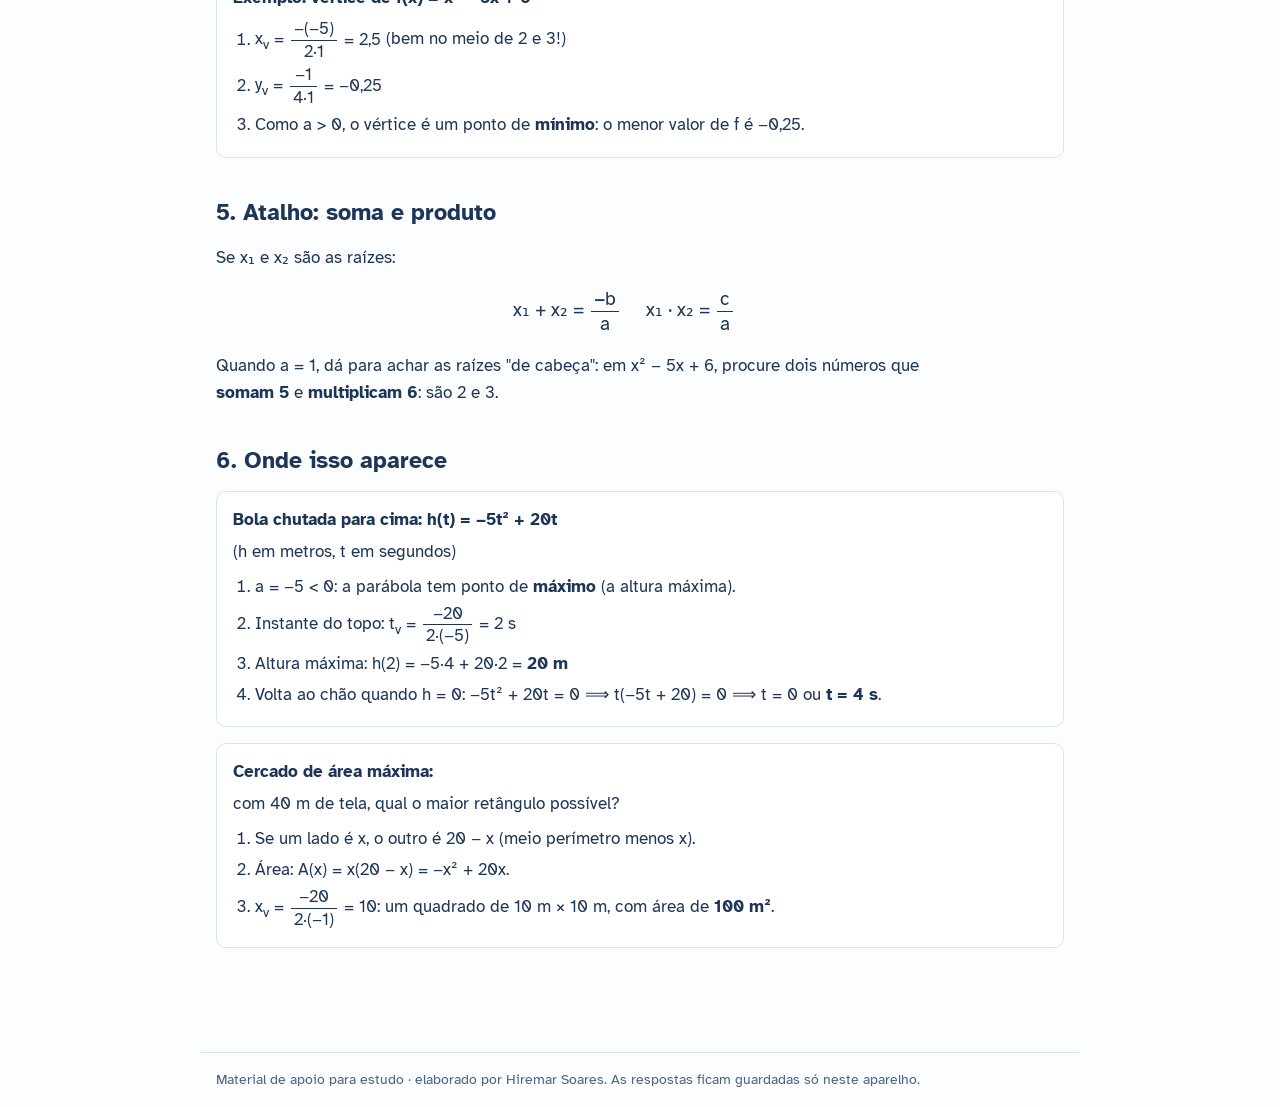
<file: funcao-quadratica.html>
<!DOCTYPE html>
<html lang="pt-BR">
<head>
<meta charset="UTF-8">
<meta name="viewport" content="width=device-width, initial-scale=1">
<title>Função quadrática</title>
<meta name="description" content="Teoria interativa, jogo e exercícios infinitos com justificativa — 1º ano do Ensino Médio.">
<link rel="preconnect" href="https://fonts.googleapis.com">
<link rel="preconnect" href="https://fonts.gstatic.com" crossorigin>
<link href="https://fonts.googleapis.com/css2?family=Atkinson+Hyperlegible:wght@400;700&family=Kalam:wght@400;700&display=swap" rel="stylesheet">
<style>
/* =========================================================
   Visual "caderno quadriculado" — comum a todas as páginas
   ========================================================= */
:root {
  color-scheme: light;
  --papel: #fbfdff;          /* fundo da página */
  --quadro: #f4f8fc;         /* fundo das figuras */
  --grade: #d6e4f2;          /* linhas do quadriculado */
  --tinta: #1d3557;          /* "caneta azul": texto principal */
  --tinta-2: #4a6283;        /* texto secundário */
  --margem: #e05561;         /* linha vermelha da margem do caderno */
  /* marca-textos: cada cor tem UM significado fixo */
  --mt-rosa: #ff8cc6;        /* cateto oposto / raízes */
  --mt-verde: #6fdc8c;       /* cateto adjacente / vértice */
  --mt-amarelo: #ffe14d;     /* hipotenusa / onde corta o eixo y */
  --mt-azul: #8cc8ff;
  --certo: #157347;
  --certo-bg: #e3f6ea;
  --errado: #b42335;
  --errado-bg: #fde8eb;
  --raio: 10px;
  --fonte: "Atkinson Hyperlegible", "Segoe UI", Roboto, Arial, sans-serif;
  --mao: "Kalam", "Comic Sans MS", "Segoe Print", cursive;
}
* { box-sizing: border-box; }
html { -webkit-text-size-adjust: 100%; }
body {
  margin: 0;
  background: var(--papel);
  color: var(--tinta);
  font-family: var(--fonte);
  font-size: 17px;
  line-height: 1.6;
}
a { color: var(--tinta); }
button, input, select { font: inherit; color: inherit; }
:focus-visible { outline: 3px solid var(--mt-azul); outline-offset: 2px; }

/* ---------- topo ---------- */
.topo {
  border-bottom: 2px solid var(--margem);
  background: #fff;
}
.topo-in {
  max-width: 880px; margin: 0 auto; padding: 18px 16px 12px;
  display: flex; align-items: flex-end; justify-content: space-between; gap: 12px; flex-wrap: wrap;
}
.topo h1 { margin: 0; font-size: 1.75rem; line-height: 1.15; letter-spacing: -0.01em; }
.topo .sub { margin: 2px 0 0; color: var(--tinta-2); font-size: 0.95rem; }
.voltar { font-size: 0.9rem; color: var(--tinta-2); text-decoration: none; white-space: nowrap; }
.voltar:hover { text-decoration: underline; }

/* ---------- abas (parecem as abas de um fichário) ---------- */
.abas {
  position: sticky; top: 0; z-index: 20;
  background: rgba(251, 253, 255, 0.96);
  backdrop-filter: blur(4px);
  border-bottom: 1px solid var(--grade);
}
.abas-in {
  max-width: 880px; margin: 0 auto; padding: 8px 16px 0;
  display: flex; gap: 4px; overflow-x: auto; scrollbar-width: none;
}
.abas-in::-webkit-scrollbar { display: none; }
.aba {
  flex: 0 0 auto;
  border: 1px solid var(--grade); border-bottom: none;
  background: #eef4fa; color: var(--tinta-2);
  padding: 8px 14px; border-radius: 9px 9px 0 0;
  cursor: pointer; font-weight: 700; font-size: 0.95rem;
}
.aba[aria-selected="true"] { background: #fff; color: var(--tinta); box-shadow: inset 0 3px 0 var(--tinta); }

/* ---------- conteúdo ---------- */
main { max-width: 880px; margin: 0 auto; padding: 8px 16px 64px; }
.painel[hidden] { display: none; }
.painel > section { margin: 28px 0 40px; }
h2 { font-size: 1.45rem; line-height: 1.25; margin: 0 0 10px; }
h3 { font-size: 1.12rem; margin: 22px 0 6px; }
p, li { max-width: 68ch; }
.nota {                          /* anotação "do professor", escrita à mão */
  font-family: var(--mao); font-size: 1.15rem; color: #2b59a8; line-height: 1.35;
}
.destaque {                      /* caixa de regra importante */
  border-left: 5px solid var(--tinta); background: #fff;
  padding: 12px 16px; margin: 14px 0; border-radius: 0 var(--raio) var(--raio) 0;
  box-shadow: 0 1px 0 var(--grade);
}
.exemplo {                       /* exemplo resolvido */
  background: #fff; border: 1px solid var(--grade); border-radius: var(--raio);
  padding: 14px 16px; margin: 16px 0;
}
.exemplo > b:first-child { display: block; margin-bottom: 4px; }
.passos { margin: 8px 0 0; padding-left: 1.3em; }
.passos li { margin: 4px 0; }

/* marca-texto em linha */
.mt { padding: 0 3px; border-radius: 3px; box-decoration-break: clone; -webkit-box-decoration-break: clone; }
.mt.rosa { background: var(--mt-rosa); }
.mt.verde { background: var(--mt-verde); }
.mt.amarelo { background: var(--mt-amarelo); }
.mt.azul { background: var(--mt-azul); }

/* fração montada em HTML */
.fr { display: inline-flex; flex-direction: column; vertical-align: middle; text-align: center; line-height: 1.15; margin: 0 2px; }
.fr > span:first-child { border-bottom: 1.6px solid currentColor; padding: 0 3px 1px; }
.fr > span:last-child { padding: 1px 3px 0; }
.mat { white-space: nowrap; font-variant-numeric: lining-nums; }
.formula { font-size: 1.2rem; text-align: center; margin: 12px 0; }

/* figura sobre papel quadriculado */
.figura {
  background-color: var(--quadro);
  background-image:
    linear-gradient(var(--grade) 1px, transparent 1px),
    linear-gradient(90deg, var(--grade) 1px, transparent 1px);
  background-size: 20px 20px;
  border: 1px solid var(--grade); border-radius: var(--raio);
  padding: 10px; margin: 14px 0;
}
.figura svg { display: block; width: 100%; height: auto; }
.legenda { font-size: 0.92rem; color: var(--tinta-2); margin-top: 6px; }

/* controles deslizantes */
.controles { display: grid; gap: 10px; margin: 10px 0; }
.controle { display: grid; grid-template-columns: 7.5em 1fr 4.2em; align-items: center; gap: 10px; }
.controle label { font-weight: 700; }
.controle output { font-variant-numeric: tabular-nums; text-align: right; font-weight: 700; }
input[type="range"] { width: 100%; accent-color: var(--tinta); height: 28px; }

/* leitura ao vivo (valores) */
.leitura { display: grid; grid-template-columns: repeat(auto-fit, minmax(170px, 1fr)); gap: 8px; margin: 10px 0; }
.leitura div { background: #fff; border: 1px solid var(--grade); border-radius: 8px; padding: 8px 10px; }
.leitura small { display: block; color: var(--tinta-2); font-size: 0.82rem; }
.leitura b { font-variant-numeric: tabular-nums; }

table.tab { border-collapse: collapse; margin: 12px 0; background: #fff; font-variant-numeric: lining-nums; }
table.tab th, table.tab td { border: 1px solid var(--grade); padding: 8px 14px; text-align: center; }
table.tab th { background: #eef4fa; }
.rolar { overflow-x: auto; }

/* botões */
.btn {
  border: none; border-radius: 999px; padding: 11px 20px; cursor: pointer;
  background: var(--tinta); color: #fff; font-weight: 700;
}
.btn:hover { background: #2c4f7c; }
.btn.claro { background: #fff; color: var(--tinta); border: 2px solid var(--tinta); }
.btn.claro:hover { background: #eef4fa; }
.btn:disabled { opacity: 0.45; cursor: default; }
.linha-btn { display: flex; gap: 10px; flex-wrap: wrap; align-items: center; margin: 12px 0; }

/* ---------- placar ---------- */
.placar { display: flex; gap: 16px; flex-wrap: wrap; font-weight: 700; margin: 6px 0 12px; }
.placar span { background: #fff; border: 1px solid var(--grade); border-radius: 999px; padding: 4px 12px; font-variant-numeric: tabular-nums; }

/* ---------- questão de múltipla escolha ---------- */
.questao { background: #fff; border: 1px solid var(--grade); border-radius: var(--raio); padding: 16px; }
.questao .tema { font-size: 0.85rem; color: var(--tinta-2); margin: 0 0 6px; }
.questao .enun { font-size: 1.08rem; margin: 0 0 10px; }
.opcoes { display: grid; gap: 8px; margin-top: 12px; }
.opcao {
  text-align: left; background: #fff; border: 2px solid var(--grade); border-radius: 9px;
  padding: 10px 12px; cursor: pointer; display: flex; gap: 10px; align-items: center; min-height: 48px;
}
.opcao:hover:not(:disabled) { border-color: var(--tinta-2); }
.opcao .letra { flex: 0 0 auto; width: 1.8em; height: 1.8em; border-radius: 50%; background: #eef4fa; display: grid; place-items: center; font-weight: 700; font-size: 0.9rem; }
.opcao:disabled { cursor: default; }
.opcao.certa { border-color: var(--certo); background: var(--certo-bg); }
.opcao.errada { border-color: var(--errado); background: var(--errado-bg); }
.resolucao { margin-top: 14px; border-top: 2px dashed var(--grade); padding-top: 12px; }
.resolucao .veredito { font-weight: 700; margin: 0 0 6px; }
.resolucao .veredito.ok { color: var(--certo); }
.resolucao .veredito.nok { color: var(--errado); }
.resolucao .porque { background: var(--errado-bg); border-radius: 8px; padding: 8px 12px; margin: 8px 0; }

.filtros { display: flex; flex-wrap: wrap; gap: 6px; margin: 8px 0 14px; }
.filtros label { background: #fff; border: 1px solid var(--grade); border-radius: 999px; padding: 4px 12px; cursor: pointer; font-size: 0.92rem; }
.filtros input { accent-color: var(--tinta); }

/* ---------- jogo ---------- */
.jogo-topo { display: flex; justify-content: space-between; align-items: center; flex-wrap: wrap; gap: 10px; }
.cronometro { font-variant-numeric: tabular-nums; font-weight: 700; font-size: 1.3rem; }
.pedido { font-size: 1.2rem; font-weight: 700; text-align: center; margin: 8px 0; min-height: 1.6em; }
.flash-ok { animation: flashok 0.35s; }
.flash-erro { animation: flasherro 0.35s; }
@keyframes flashok { 50% { background-color: var(--certo-bg); } }
@keyframes flasherro { 50% { background-color: var(--errado-bg); } }

/* ---------- relatório ---------- */
.rel-item { border-bottom: 1px solid var(--grade); padding: 10px 0; }
.rel-item .st { font-weight: 700; }
.rel-item .st.ok { color: var(--certo); }
.rel-item .st.nok { color: var(--errado); }
.rel-item details { margin-top: 4px; }
.rel-item summary { cursor: pointer; color: var(--tinta-2); }
.nome-aluno { padding: 9px 12px; border: 2px solid var(--grade); border-radius: 8px; min-width: 240px; }

.rodape { max-width: 880px; margin: 0 auto; padding: 16px; color: var(--tinta-2); font-size: 0.85rem; border-top: 1px solid var(--grade); }

@media (max-width: 560px) {
  body { font-size: 16px; }
  .topo h1 { font-size: 1.45rem; }
  .controle { grid-template-columns: 5.5em 1fr 3.6em; gap: 6px; }
  .questao { padding: 12px; }
}
@media (prefers-reduced-motion: reduce) {
  *, *::before, *::after { animation: none !important; transition: none !important; }
}

/* ---------- impressão: só o relatório ---------- */
@media print {
  body { background: #fff; font-size: 12pt; }
  .abas, .topo .voltar, .rodape, .nao-imprimir, .btn { display: none !important; }
  .painel { display: none !important; }
  .painel.imprimir { display: block !important; }
  .rel-item details > *:not(summary) { display: block !important; }
  .rel-item summary { display: none; }
  .rel-item { break-inside: avoid; }
}

</style>
</head>
<body>

<header class="topo">
  <div class="topo-in">
    <div>
      <h1>Função quadrática</h1>
      <p class="sub">f(x) = ax² + bx + c e a parábola · 1º ano do Ensino Médio</p>
    </div>
    <a class="voltar" href="index.html">← Todos os assuntos</a>
  </div>
</header>

<nav class="abas" aria-label="Partes da aula">
  <div class="abas-in" role="tablist">
    <button class="aba" role="tab" data-aba="teoria">📖 Teoria</button>
    <button class="aba" role="tab" data-aba="jogo">🏀 Jogo</button>
    <button class="aba" role="tab" data-aba="exercicios">✏️ Exercícios</button>
    <button class="aba" role="tab" data-aba="saibamais">💡 Saiba mais</button>
    <button class="aba" role="tab" data-aba="relatorio">📋 Meu relatório</button>
  </div>
</nav>

<main>
<!-- ================= TEORIA ================= -->
<div class="painel" id="teoria">

  <section>
    <h2>O que é uma função quadrática</h2>
    <p>É toda função que pode ser escrita como</p>
    <p class="formula mat"><b>f(x) = ax² + bx + c</b>, &nbsp;com a ≠ 0</p>
    <p>a, b e c são números reais chamados <b>coeficientes</b>. O "a" não pode ser zero: sem o x², a função vira uma reta (função do 1º grau). O gráfico de toda função quadrática é uma curva chamada <b>parábola</b>.</p>
    <div class="exemplo">
      <b>Achando a, b e c (cuidado com a ordem e com os sinais!)</b>
      <ul class="passos">
        <li>f(x) = 2x² − 3x + 1 → a = 2, b = −3, c = 1</li>
        <li>f(x) = −x² + 4 → a = −1, b = 0, c = 4 <span class="nota">(não tem x: b = 0)</span></li>
        <li>f(x) = 5x − x² → a = −1, b = 5, c = 0 <span class="nota">(o a é quem acompanha o x², esteja onde estiver)</span></li>
      </ul>
    </div>
  </section>

  <section>
    <h2>Brinque com a parábola</h2>
    <p>Mexa em a, b e c e veja o que muda. Os pontos marcados são: <span class="mt rosa">raízes</span> (onde corta o eixo x), <span class="mt verde">vértice</span> (a "ponta" da parábola) e <span class="mt amarelo">onde corta o eixo y</span>.</p>
    <div class="figura" id="fig-brinca"></div>
    <div class="controles">
      <div class="controle"><label for="sl-a">a</label><input type="range" id="sl-a" min="-3" max="3" step="0.5" value="1"><output id="out-a">1</output></div>
      <div class="controle"><label for="sl-b">b</label><input type="range" id="sl-b" min="-6" max="6" step="1" value="-2"><output id="out-b">−2</output></div>
      <div class="controle"><label for="sl-c">c</label><input type="range" id="sl-c" min="-8" max="8" step="1" value="-3"><output id="out-c">−3</output></div>
    </div>
    <div class="leitura" id="leitura-brinca"></div>
    <p class="nota">Experimente: deixe a negativo; aumente e diminua o c; coloque a = 0 e veja o que acontece.</p>
  </section>

  <section>
    <h2>1. A concavidade: o sinal de a</h2>
    <div class="rolar"><table class="tab">
      <tr><th>a &gt; 0</th><th>a &lt; 0</th></tr>
      <tr><td>boca para <b>cima</b> 🙂<br>o vértice é o ponto <b>mais baixo</b> (valor <b>mínimo</b>)</td>
          <td>boca para <b>baixo</b> 🙁<br>o vértice é o ponto <b>mais alto</b> (valor <b>máximo</b>)</td></tr>
    </table></div>
    <p>Quanto maior o valor de |a|, mais "fechada" fica a parábola.</p>
  </section>

  <section>
    <h2>2. Onde corta o eixo y: o c</h2>
    <p>No eixo y, x vale zero. Então f(0) = a·0² + b·0 + c = <b>c</b>. A parábola sempre corta o eixo y no ponto <span class="mt amarelo">(0, c)</span>.</p>
  </section>

  <section>
    <h2>3. As raízes (zeros): fórmula de Bhaskara</h2>
    <p>Raízes são os valores de x que fazem f(x) = 0, ou seja, onde a parábola <span class="mt rosa">corta o eixo x</span>. Primeiro calculamos o <b>discriminante</b> (delta):</p>
    <p class="formula mat">Δ = b² − 4ac</p>
    <p>E depois:</p>
    <p class="formula mat">x = <span class="fr"><span>−b ± √Δ</span><span>2a</span></span></p>
    <div class="rolar"><table class="tab">
      <tr><th>Δ &gt; 0</th><th>Δ = 0</th><th>Δ &lt; 0</th></tr>
      <tr><td>duas raízes reais <b>diferentes</b><br>(corta o eixo x em 2 pontos)</td><td>uma raiz real (<b>dupla</b>)<br>(só encosta no eixo x)</td><td><b>nenhuma</b> raiz real<br>(não toca o eixo x)</td></tr>
    </table></div>
    <div class="exemplo">
      <b>Exemplo: raízes de f(x) = x² − 5x + 6</b>
      <ol class="passos">
        <li>a = 1, b = −5, c = 6</li>
        <li>Δ = (−5)² − 4·1·6 = 25 − 24 = 1</li>
        <li>x = <span class="mat"><span class="fr"><span>−(−5) ± √1</span><span>2·1</span></span> = <span class="fr"><span>5 ± 1</span><span>2</span></span></span></li>
        <li>x₁ = <span class="mat"><span class="fr"><span>6</span><span>2</span></span> = 3</span> &nbsp;e&nbsp; x₂ = <span class="mat"><span class="fr"><span>4</span><span>2</span></span> = 2</span></li>
      </ol>
      <p class="nota">Erro clássico: (−5)² = +25. Quando b é negativo, use parênteses!</p>
    </div>
  </section>

  <section>
    <h2>4. O vértice: o ponto de máximo ou de mínimo</h2>
    <p>A parábola é simétrica: o vértice fica bem no meio das raízes. As coordenadas são:</p>
    <p class="formula mat">x<sub>v</sub> = <span class="fr"><span>−b</span><span>2a</span></span> &nbsp;&nbsp;&nbsp; y<sub>v</sub> = <span class="fr"><span>−Δ</span><span>4a</span></span> &nbsp;(ou y<sub>v</sub> = f(x<sub>v</sub>))</p>
    <div class="exemplo">
      <b>Exemplo: vértice de f(x) = x² − 5x + 6</b>
      <ol class="passos">
        <li>x<sub>v</sub> = <span class="mat"><span class="fr"><span>−(−5)</span><span>2·1</span></span> = 2,5</span> (bem no meio de 2 e 3!)</li>
        <li>y<sub>v</sub> = <span class="mat"><span class="fr"><span>−1</span><span>4·1</span></span> = −0,25</span></li>
        <li>Como a &gt; 0, o vértice é um ponto de <b>mínimo</b>: o menor valor de f é −0,25.</li>
      </ol>
    </div>
  </section>

  <section>
    <h2>5. Atalho: soma e produto</h2>
    <p>Se x₁ e x₂ são as raízes:</p>
    <p class="formula mat">x₁ + x₂ = <span class="fr"><span>−b</span><span>a</span></span> &nbsp;&nbsp;&nbsp; x₁ · x₂ = <span class="fr"><span>c</span><span>a</span></span></p>
    <p>Quando a = 1, dá para achar as raízes "de cabeça": em x² − 5x + 6, procure dois números que <b>somam 5</b> e <b>multiplicam 6</b>: são 2 e 3.</p>
  </section>

  <section>
    <h2>6. Onde isso aparece</h2>
    <div class="exemplo">
      <b>Bola chutada para cima: h(t) = −5t² + 20t</b> (h em metros, t em segundos)
      <ol class="passos">
        <li>a = −5 &lt; 0: a parábola tem ponto de <b>máximo</b> (a altura máxima).</li>
        <li>Instante do topo: t<sub>v</sub> = <span class="mat"><span class="fr"><span>−20</span><span>2·(−5)</span></span> = 2 s</span></li>
        <li>Altura máxima: h(2) = −5·4 + 20·2 = <b>20 m</b></li>
        <li>Volta ao chão quando h = 0: −5t² + 20t = 0 ⟹ t(−5t + 20) = 0 ⟹ t = 0 ou <b>t = 4 s</b>.</li>
      </ol>
    </div>
    <div class="exemplo">
      <b>Cercado de área máxima:</b> com 40 m de tela, qual o maior retângulo possível?
      <ol class="passos">
        <li>Se um lado é x, o outro é 20 − x (meio perímetro menos x).</li>
        <li>Área: A(x) = x(20 − x) = −x² + 20x.</li>
        <li>x<sub>v</sub> = <span class="mat"><span class="fr"><span>−20</span><span>2·(−1)</span></span> = 10</span>: um quadrado de 10 m × 10 m, com área de <b>100 m²</b>.</li>
      </ol>
    </div>
  </section>
</div>

<!-- ================= JOGO ================= -->
<div class="painel" id="jogo" hidden>
  <section>
    <h2>🏀 Arremesso parabólico</h2>
    <p>A bola sai da origem (0, 0) e segue a parábola <b>f(x) = ax² + bx</b>. Ajuste os coeficientes para a bola passar pela cesta! No nível 1 você só mexe no b; a partir do nível 2, no a e no b.</p>
    <div class="placar"><span>Nível: <b id="j-nivel">1</b></span><span>Cestas: <b id="j-cestas">0</b></span><span>Pontos: <b id="j-pontos">0</b></span><span>Tentativas nesta cesta: <b id="j-tent">0</b></span></div>
    <p class="pedido" id="j-funcao" aria-live="polite"></p>
    <div class="figura" id="j-fig"></div>
    <div class="controles">
      <div class="controle" id="ctl-a"><label for="j-a">a</label><input type="range" id="j-a" min="-1.5" max="-0.05" step="0.05" value="-0.5"><output id="j-out-a"></output></div>
      <div class="controle"><label for="j-b">b</label><input type="range" id="j-b" min="0" max="8" step="0.25" value="2"><output id="j-out-b"></output></div>
    </div>
    <div class="linha-btn"><button class="btn" id="j-lancar">Arremessar</button><button class="btn claro" id="j-pular">Outra cesta</button></div>
    <div id="j-msg" aria-live="polite"></div>
    <p class="nota">Dica: f(x) = ax² + bx vale 0 em x = 0 e em x = −b/a. A bola "cai" de volta no chão nesse segundo ponto!</p>
  </section>
</div>

<!-- ================= EXERCÍCIOS ================= -->
<div class="painel" id="exercicios" hidden>
  <section>
    <h2>✏️ Exercícios sem fim</h2>
    <p>As questões são sorteadas na hora: dá para treinar quanto quiser. Escolha os assuntos abaixo. Depois de responder, aparece a justificativa e tudo vai para o seu relatório.</p>
    <div id="quiz"></div>
  </section>
</div>

<!-- ================= SAIBA MAIS ================= -->
<div class="painel" id="saibamais" hidden>
  <section>
    <h2>💡 Estudo do sinal</h2>
    <p>Às vezes a pergunta não é "quanto vale f(x)?", mas "para quais x a função é positiva?". Basta olhar a parábola em relação ao eixo x:</p>
    <div class="figura" id="fig-sinal" style="max-width:520px"></div>
    <p>Para f(x) = x² − 2x − 3 (raízes −1 e 3, boca para cima):</p>
    <ul>
      <li>f(x) &gt; 0 (acima do eixo) quando <b>x &lt; −1 ou x &gt; 3</b>;</li>
      <li>f(x) = 0 quando <b>x = −1 ou x = 3</b>;</li>
      <li>f(x) &lt; 0 (abaixo do eixo) quando <b>−1 &lt; x &lt; 3</b>.</li>
    </ul>
    <p class="nota">Regra de bolso: "fora das raízes, o sinal de a; entre as raízes, o sinal contrário".</p>
  </section>
  <section>
    <h2>💡 Forma fatorada e forma canônica</h2>
    <p>A mesma função pode ser escrita de três jeitos. Cada um mostra algo de bandeja:</p>
    <div class="rolar"><table class="tab">
      <tr><th>Forma</th><th>Exemplo</th><th>O que mostra</th></tr>
      <tr><td>geral</td><td class="mat">x² − 2x − 3</td><td>o c (corte no eixo y)</td></tr>
      <tr><td>fatorada: a(x − x₁)(x − x₂)</td><td class="mat">(x + 1)(x − 3)</td><td>as raízes −1 e 3</td></tr>
      <tr><td>canônica: a(x − x<sub>v</sub>)² + y<sub>v</sub></td><td class="mat">(x − 1)² − 4</td><td>o vértice (1, −4)</td></tr>
    </table></div>
  </section>
</div>

<!-- ================= RELATÓRIO ================= -->
<div class="painel" id="relatorio" hidden><section id="rel"></section></div>
</main>

<footer class="rodape">Material de apoio para estudo · elaborado por Hiremar Soares. As respostas ficam guardadas só neste aparelho.</footer>

<script>
/* =========================================================
   Funções comuns: números, frações, abas, questões e relatório
   ========================================================= */
const U = {
  // número inteiro aleatório entre a e b (inclusive)
  rand(a, b) { return a + Math.floor(Math.random() * (b - a + 1)); },
  pick(lista) { return lista[Math.floor(Math.random() * lista.length)]; },
  shuffle(lista) {
    const v = lista.slice();
    for (let i = v.length - 1; i > 0; i--) { const j = Math.floor(Math.random() * (i + 1)); [v[i], v[j]] = [v[j], v[i]]; }
    return v;
  },
  mdc(a, b) { a = Math.abs(a); b = Math.abs(b); while (b) [a, b] = [b, a % b]; return a || 1; },

  // número no formato brasileiro: vírgula decimal e sinal de menos tipográfico
  num(x, casas = 2) {
    if (Math.abs(x) < 1e-9) x = 0;
    let s = (Math.round(x * 10 ** casas) / 10 ** casas).toString();
    return s.replace("-", "−").replace(".", ",");
  },
  // fração em HTML; simplifica e vira inteiro quando der
  fr(n, d, simplificar = true) {
    if (d < 0) { n = -n; d = -d; }
    if (simplificar) { const g = U.mdc(n, d); n /= g; d /= g; }
    if (d === 1) return U.num(n);
    const sinal = n < 0 ? "−" : "";
    return `${sinal}<span class="fr"><span>${Math.abs(n)}</span><span>${d}</span></span>`;
  },
  // fração com conteúdo livre em cima e embaixo (ex.: "√3" sobre "2")
  frx(cima, baixo) { return `<span class="fr"><span>${cima}</span><span>${baixo}</span></span>`; },
  // coeficiente × √r  (r = 1, 2 ou 3), ex.: raiz(5,3) = "5√3"
  raiz(coef, r) {
    if (r === 1) return U.num(coef);
    if (coef === 1) return `√${r}`;
    if (coef === -1) return `−√${r}`;
    return `${U.num(coef)}√${r}`;
  },
  // escreve o polinômio ax² + bx + c bonitinho
  poli(a, b, c, nome = "f(x)") {
    const termos = [];
    const termo = (k, x) => {
      if (Math.abs(k) < 1e-9) return;
      const neg = k < 0, v = Math.abs(k);
      const coef = (v === 1 && x) ? "" : U.num(v);
      termos.push({ neg, txt: coef + x });
    };
    termo(a, "x²"); termo(b, "x"); termo(c, "");
    if (!termos.length) return `${nome} = 0`;
    let s = (termos[0].neg ? "−" : "") + termos[0].txt;
    for (const t of termos.slice(1)) s += (t.neg ? " − " : " + ") + t.txt;
    return nome ? `${nome} = ${s}` : s;
  },
  texto(html) { const d = document.createElement("div"); d.innerHTML = html; return d.textContent.replace(/\s+/g, " ").trim(); },
};

/* ---------- abas ---------- */
function iniciarAbas() {
  const abas = [...document.querySelectorAll(".aba")];
  const mostrar = (id) => {
    abas.forEach((b) => b.setAttribute("aria-selected", b.dataset.aba === id ? "true" : "false"));
    document.querySelectorAll(".painel").forEach((p) => { p.hidden = p.id !== id; });
    document.dispatchEvent(new CustomEvent("aba", { detail: id }));
    try { history.replaceState(null, "", "#" + id); } catch (e) {}
  };
  abas.forEach((b) => b.addEventListener("click", () => { mostrar(b.dataset.aba); window.scrollTo({ top: 0 }); }));
  const inicial = location.hash.slice(1);
  mostrar(abas.some((b) => b.dataset.aba === inicial) ? inicial : abas[0].dataset.aba);
}

/* ---------- histórico (fica salvo no próprio celular/computador) ---------- */
const Hist = {
  CHAVE: "aulasMF_historico",
  itens: [],
  nome: "",
  carregar() {
    try {
      const d = JSON.parse(localStorage.getItem(this.CHAVE) || "{}");
      this.itens = d.itens || []; this.nome = d.nome || "";
    } catch (e) {}
  },
  salvar() { try { localStorage.setItem(this.CHAVE, JSON.stringify({ itens: this.itens.slice(-300), nome: this.nome })); } catch (e) {} },
  add(item) { this.itens.push(item); this.salvar(); document.dispatchEvent(new Event("hist")); },
};
Hist.carregar();

/* ---------- motor das questões ---------- */
/* Cada gerador devolve:
   { tema, enun (html), fig (svg ou ""), certa (html), erradas: [{html, porque}], resol (html) } */
function criarQuiz({ raiz, modulo, geradores }) {
  const chaves = Object.keys(geradores);
  let ativos = new Set(chaves);
  let acertos = 0, total = 0, seq = 0;

  raiz.innerHTML = `
    <div class="filtros nao-imprimir" aria-label="Escolha os assuntos">
      ${chaves.map((k) => `<label><input type="checkbox" value="${k}" checked> ${geradores[k].nome}</label>`).join("")}
    </div>
    <div class="placar"><span>Acertos: <b class="q-ac">0</b> de <b class="q-to">0</b></span><span>Sequência: <b class="q-seq">0</b> 🔥</span></div>
    <div class="questao" aria-live="polite"></div>
    <div class="linha-btn"><button class="btn q-prox">Próxima questão</button></div>`;
  const caixa = raiz.querySelector(".questao");

  raiz.querySelectorAll(".filtros input").forEach((cb) => cb.addEventListener("change", () => {
    if (cb.checked) ativos.add(cb.value); else ativos.delete(cb.value);
    if (!ativos.size) { ativos.add(cb.value); cb.checked = true; }
    nova();
  }));
  raiz.querySelector(".q-prox").addEventListener("click", () => { nova(); caixa.scrollIntoView({ block: "nearest" }); });

  function nova() {
    const k = U.pick([...ativos]);
    const q = geradores[k].gerar();
    // remove alternativas repetidas (iguais à certa ou entre si)
    const vistos = new Set([U.texto(q.certa)]);
    const erradas = [];
    for (const e of U.shuffle(q.erradas)) {
      const t = U.texto(e.html);
      if (!vistos.has(t)) { vistos.add(t); erradas.push(e); }
      if (erradas.length === 3) break;
    }
    const ops = U.shuffle([{ html: q.certa, certa: true }, ...erradas]);
    caixa.innerHTML = `
      <p class="tema">${geradores[k].nome}</p>
      <div class="enun">${q.enun}</div>
      ${q.fig ? `<div class="figura">${q.fig}</div>` : ""}
      <div class="opcoes">${ops.map((o, i) => `<button class="opcao" data-i="${i}"><span class="letra">${"ABCD"[i]}</span><span>${o.html}</span></button>`).join("")}</div>
      <div class="resolucao" hidden></div>`;
    caixa.querySelectorAll(".opcao").forEach((b) => b.addEventListener("click", () => responder(q, ops, +b.dataset.i, geradores[k].nome)));
  }

  function responder(q, ops, i, tema) {
    const botoes = caixa.querySelectorAll(".opcao");
    botoes.forEach((b, j) => { b.disabled = true; if (ops[j].certa) b.classList.add("certa"); });
    const ok = ops[i].certa;
    if (!ok) botoes[i].classList.add("errada");
    total++; if (ok) { acertos++; seq++; } else seq = 0;
    raiz.querySelector(".q-ac").textContent = acertos;
    raiz.querySelector(".q-to").textContent = total;
    raiz.querySelector(".q-seq").textContent = seq;
    const r = caixa.querySelector(".resolucao");
    r.hidden = false;
    r.innerHTML = `
      <p class="veredito ${ok ? "ok" : "nok"}">${ok ? "✔ Certo!" : "✘ Não foi dessa vez."} Veja a justificativa:</p>
      ${!ok && ops[i].porque ? `<div class="porque"><b>Por que a sua resposta não serve:</b> ${ops[i].porque}</div>` : ""}
      <div>${q.resol}</div>`;
    Hist.add({ modulo, tema, enun: q.enun, fig: q.fig || "", escolhida: ops[i].html, certa: q.certa, ok, resol: q.resol, porque: ok ? "" : (ops[i].porque || ""), hora: Date.now() });
  }

  nova();
  return { nova };
}

/* ---------- relatório ---------- */
function iniciarRelatorio(raiz) {
  raiz.innerHTML = `
    <h2>Meu relatório</h2>
    <p>Tudo o que você respondeu nos exercícios fica guardado aqui, <b>neste aparelho</b>. Coloque seu nome e salve em PDF ou copie o resumo para enviar ao professor.</p>
    <div class="linha-btn nao-imprimir">
      <input class="nome-aluno" type="text" placeholder="Seu nome e turma" aria-label="Seu nome e turma">
    </div>
    <div class="linha-btn nao-imprimir">
      <button class="btn r-pdf">Salvar em PDF</button>
      <button class="btn claro r-copiar">Copiar resumo</button>
      <button class="btn claro r-apagar">Apagar histórico</button>
    </div>
    <p class="r-aviso nota" aria-live="polite"></p>
    <div class="r-cab"></div>
    <div class="r-lista"></div>`;
  const nome = raiz.querySelector(".nome-aluno");
  nome.value = Hist.nome;
  nome.addEventListener("input", () => { Hist.nome = nome.value; Hist.salvar(); desenhar(); });
  const aviso = raiz.querySelector(".r-aviso");

  function porTema() {
    const m = {};
    for (const it of Hist.itens) {
      const k = it.modulo + " — " + it.tema;
      m[k] = m[k] || { ac: 0, to: 0 }; m[k].to++; if (it.ok) m[k].ac++;
    }
    return m;
  }
  function desenhar() {
    const tot = Hist.itens.length, ac = Hist.itens.filter((i) => i.ok).length;
    const m = porTema();
    raiz.querySelector(".r-cab").innerHTML = `
      <h3>${Hist.nome ? Hist.nome : "Aluno(a) sem nome"} — ${ac} ${ac === 1 ? "acerto" : "acertos"} em ${tot} ${tot === 1 ? "questão" : "questões"}${tot ? ` (${Math.round(100 * ac / tot)}%)` : ""}</h3>
      ${tot ? `<div class="rolar"><table class="tab"><tr><th>Assunto</th><th>Acertos</th><th>Questões</th></tr>
        ${Object.entries(m).map(([k, v]) => `<tr><td style="text-align:left">${k}</td><td>${v.ac}</td><td>${v.to}</td></tr>`).join("")}</table></div>` : ""}`;
    raiz.querySelector(".r-lista").innerHTML = tot ? Hist.itens.slice().reverse().map((it, n) => `
      <div class="rel-item">
        <div><span class="st ${it.ok ? "ok" : "nok"}">${it.ok ? "✔ Acertou" : "✘ Errou"}</span> · ${it.modulo} — ${it.tema} · <small>${new Date(it.hora).toLocaleString("pt-BR")}</small></div>
        <div>${it.enun}</div>
        <details><summary>Ver resposta e justificativa</summary>
          ${it.fig ? `<div class="figura" style="max-width:420px">${it.fig}</div>` : ""}
          <p><b>Resposta marcada:</b> ${it.escolhida}<br><b>Resposta certa:</b> ${it.certa}</p>
          ${it.porque ? `<p><b>Por que a marcada não serve:</b> ${it.porque}</p>` : ""}
          <div>${it.resol}</div>
        </details>
      </div>`).join("") : `<p>Você ainda não respondeu nenhum exercício. Vá até a aba <b>Exercícios</b> e comece!</p>`;
  }
  raiz.querySelector(".r-pdf").addEventListener("click", () => {
    document.querySelectorAll(".painel").forEach((p) => p.classList.remove("imprimir"));
    raiz.closest(".painel").classList.add("imprimir");
    raiz.querySelectorAll("details").forEach((d) => (d.open = true));
    window.print();
  });
  raiz.querySelector(".r-copiar").addEventListener("click", async () => {
    const tot = Hist.itens.length, ac = Hist.itens.filter((i) => i.ok).length;
    const linhas = [`Relatório — ${Hist.nome || "sem nome"}`, `${ac} acertos em ${tot} questões`,
      ...Object.entries(porTema()).map(([k, v]) => `• ${k}: ${v.ac}/${v.to}`)];
    const txt = linhas.join("\n");
    try { await navigator.clipboard.writeText(txt); aviso.textContent = "Resumo copiado! Agora é só colar na mensagem para o professor."; }
    catch (e) { aviso.textContent = txt; }
  });
  let confirmar = false;
  const bApagar = raiz.querySelector(".r-apagar");
  bApagar.addEventListener("click", () => {
    if (!confirmar) { confirmar = true; bApagar.textContent = "Toque de novo para apagar tudo"; setTimeout(() => { confirmar = false; bApagar.textContent = "Apagar histórico"; }, 4000); return; }
    Hist.itens = []; Hist.salvar(); confirmar = false; bApagar.textContent = "Apagar histórico"; desenhar();
  });
  document.addEventListener("hist", desenhar);
  window.addEventListener("afterprint", () => document.querySelectorAll(".painel").forEach((p) => p.classList.remove("imprimir")));
  desenhar();
}

/* =========================================================
   Desenhos em SVG usados nas páginas
   ========================================================= */
const COR = {
  tinta: "#1d3557", tinta2: "#4a6283", grade: "#d6e4f2",
  rosa: "#ff8cc6", verde: "#6fdc8c", amarelo: "#ffe14d", azul: "#8cc8ff", vermelho: "#e05561",
};

/* Triângulo retângulo.
   co = cateto oposto ao ângulo marcado, ca = cateto adjacente.
   O ângulo reto fica no vértice C; o ângulo marcado no vértice A.
   Opções: rot (graus), flip, cores (marca-texto), clicavel, lab {opo, adj, hip}, ang (texto do ângulo) */
function triangulo(o) {
  const W = o.W || 420, H = o.H || 250, p = o.pad || 44;
  const pts = { A: [0, 0], C: [o.ca, 0], B: [o.ca, o.co] };
  const r = ((o.rot || 0) * Math.PI) / 180;
  for (const k in pts) {
    let [x, y] = pts[k];
    if (o.flip) x = -x;
    pts[k] = [x * Math.cos(r) - y * Math.sin(r), x * Math.sin(r) + y * Math.cos(r)];
  }
  const xs = Object.values(pts).map((v) => v[0]), ys = Object.values(pts).map((v) => v[1]);
  const minx = Math.min(...xs), maxx = Math.max(...xs), miny = Math.min(...ys), maxy = Math.max(...ys);
  const s = Math.min((W - 2 * p) / (maxx - minx || 1), (H - 2 * p) / (maxy - miny || 1));
  const ox = (W - (maxx - minx) * s) / 2, oy = (H - (maxy - miny) * s) / 2;
  const P = {};
  for (const k in pts) P[k] = [ox + (pts[k][0] - minx) * s, H - (oy + (pts[k][1] - miny) * s)];

  const ref = o.ref || "A";                       // vértice do ângulo de referência
  const lados = { hip: ["A", "B"], opo: ref === "A" ? ["B", "C"] : ["A", "C"], adj: ref === "A" ? ["A", "C"] : ["B", "C"] };
  const corLado = { hip: COR.amarelo, opo: COR.rosa, adj: COR.verde };
  const f = (n) => n.toFixed(1);
  let svg = "";

  // marca-texto por baixo da tinta
  for (const k of ["hip", "opo", "adj"]) {
    const [a, b] = lados[k];
    const ligado = o.cores === true || (Array.isArray(o.cores) && o.cores.includes(k));
    if (ligado) svg += `<line x1="${f(P[a][0])}" y1="${f(P[a][1])}" x2="${f(P[b][0])}" y2="${f(P[b][1])}" stroke="${corLado[k]}" stroke-width="13" stroke-linecap="round" opacity="0.9"/>`;
  }
  // os três lados
  svg += `<polygon points="${["A", "B", "C"].map((k) => P[k].map(f).join(",")).join(" ")}" fill="rgba(255,255,255,0.55)" stroke="${COR.tinta}" stroke-width="2.6" stroke-linejoin="round"/>`;
  // ângulo reto em C
  const unit = (a, b, t) => { const dx = P[b][0] - P[a][0], dy = P[b][1] - P[a][1], L = Math.hypot(dx, dy); return [(dx / L) * t, (dy / L) * t]; };
  const u = unit("C", "A", 15), v = unit("C", "B", 15);
  svg += `<path d="M${f(P.C[0] + u[0])},${f(P.C[1] + u[1])} L${f(P.C[0] + u[0] + v[0])},${f(P.C[1] + u[1] + v[1])} L${f(P.C[0] + v[0])},${f(P.C[1] + v[1])}" fill="none" stroke="${COR.tinta}" stroke-width="1.8"/>`;
  // arco do ângulo marcado
  const V = P[ref], n1 = P.C, n2 = ref === "A" ? P.B : P.A;
  const a1 = Math.atan2(n1[1] - V[1], n1[0] - V[0]);
  let d = Math.atan2(n2[1] - V[1], n2[0] - V[0]) - a1;
  while (d > Math.PI) d -= 2 * Math.PI;
  while (d <= -Math.PI) d += 2 * Math.PI;
  const R = 30, a2 = a1 + d;
  svg += `<path d="M${f(V[0] + R * Math.cos(a1))},${f(V[1] + R * Math.sin(a1))} A${R},${R} 0 0 ${d > 0 ? 1 : 0} ${f(V[0] + R * Math.cos(a2))},${f(V[1] + R * Math.sin(a2))}" fill="none" stroke="${COR.vermelho}" stroke-width="2.4"/>`;
  const am = a1 + d / 2, ra = R + 14 + Math.max(0, String(o.ang || "α").length - 1) * 5.5;
  svg += `<text x="${f(V[0] + ra * Math.cos(am))}" y="${f(V[1] + ra * Math.sin(am) + 6)}" text-anchor="middle" font-family="Kalam, cursive" font-size="19" fill="${COR.vermelho}" font-weight="700">${o.ang || "α"}</text>`;
  // textos dos lados (afastados do centro do triângulo)
  const G = [(P.A[0] + P.B[0] + P.C[0]) / 3, (P.A[1] + P.B[1] + P.C[1]) / 3];
  const lab = o.lab || {};
  for (const k of ["hip", "opo", "adj"]) {
    if (lab[k] === undefined || lab[k] === "") continue;
    const [a, b] = lados[k];
    const M = [(P[a][0] + P[b][0]) / 2, (P[a][1] + P[b][1]) / 2];
    let nx = M[0] - G[0], ny = M[1] - G[1]; const L = Math.hypot(nx, ny) || 1;
    const txt = String(lab[k]), dist = 20 + Math.max(0, txt.length - 3) * (k === "hip" ? 3.2 : 1.2);
    nx = (nx / L) * dist; ny = (ny / L) * dist;
    svg += `<text x="${f(M[0] + nx)}" y="${f(M[1] + ny + 6)}" text-anchor="middle" font-family="Kalam, cursive" font-size="19" fill="${COR.tinta}" stroke="#fff" stroke-width="4" paint-order="stroke" font-weight="700">${lab[k]}</text>`;
  }
  // áreas de toque (jogo)
  if (o.clicavel) {
    for (const k of ["hip", "opo", "adj"]) {
      const [a, b] = lados[k];
      svg += `<line class="alvo" data-lado="${k}" x1="${f(P[a][0])}" y1="${f(P[a][1])}" x2="${f(P[b][0])}" y2="${f(P[b][1])}" stroke="transparent" stroke-width="34" stroke-linecap="round" style="cursor:pointer"/>`;
    }
  }
  return `<svg viewBox="0 0 ${W} ${H}" role="img" aria-label="${o.desc || "Triângulo retângulo"}">${svg}</svg>`;
}

/* Gráfico de f(x) = ax² + bx + c sobre papel quadriculado.
   Opções: x0, x1, y0, y1 (janela), pontos (marcar raízes/vértice/eixo y), numeros (escala nos eixos) */
let _idGraf = 0;
function grafico(o) {
  const W = o.W || 420, H = o.H || 320;
  const x0 = o.x0 ?? -8, x1 = o.x1 ?? 8, y0 = o.y0 ?? -10, y1 = o.y1 ?? 10;
  const X = (x) => ((x - x0) / (x1 - x0)) * W, Y = (y) => H - ((y - y0) / (y1 - y0)) * H;
  const f = (x) => o.a * x * x + o.b * x + o.c, r = (n) => n.toFixed(1);
  const id = "cg" + ++_idGraf;
  let s = `<defs><clipPath id="${id}"><rect x="0" y="0" width="${W}" height="${H}"/></clipPath></defs>`;
  // grade de 1 em 1
  for (let x = Math.ceil(x0); x <= x1; x++) s += `<line x1="${r(X(x))}" y1="0" x2="${r(X(x))}" y2="${H}" stroke="${COR.grade}" stroke-width="1"/>`;
  for (let y = Math.ceil(y0); y <= y1; y++) s += `<line x1="0" y1="${r(Y(y))}" x2="${W}" y2="${r(Y(y))}" stroke="${COR.grade}" stroke-width="1"/>`;
  // eixos
  s += `<line x1="0" y1="${r(Y(0))}" x2="${W}" y2="${r(Y(0))}" stroke="${COR.tinta2}" stroke-width="1.6"/>
        <line x1="${r(X(0))}" y1="0" x2="${r(X(0))}" y2="${H}" stroke="${COR.tinta2}" stroke-width="1.6"/>
        <text x="${W - 12}" y="${r(Y(0) - 6)}" font-size="13" fill="${COR.tinta2}" font-style="italic">x</text>
        <text x="${r(X(0) + 6)}" y="14" font-size="13" fill="${COR.tinta2}" font-style="italic">y</text>`;
  if (o.numeros !== false) {
    const passo = (x1 - x0) > 12 ? 2 : 1;
    for (let x = Math.ceil(x0 / passo) * passo; x < x1; x += passo) if (x !== 0) s += `<text x="${r(X(x))}" y="${r(Y(0) + 15)}" font-size="11" text-anchor="middle" fill="${COR.tinta2}">${String(x).replace("-", "−")}</text>`;
    const passoY = (y1 - y0) > 12 ? 2 : 1;
    for (let y = Math.ceil(y0 / passoY) * passoY; y < y1; y += passoY) if (y !== 0) s += `<text x="${r(X(0) - 5)}" y="${r(Y(y) + 4)}" font-size="11" text-anchor="end" fill="${COR.tinta2}">${String(y).replace("-", "−")}</text>`;
  }
  // a curva
  let d = "";
  for (let i = 0; i <= 240; i++) {
    const x = x0 + ((x1 - x0) * i) / 240;
    let y = f(x); y = Math.max(y0 - 50, Math.min(y1 + 50, y));
    d += (i ? "L" : "M") + r(X(x)) + "," + r(Y(y));
  }
  s += `<path d="${d}" fill="none" stroke="${COR.tinta}" stroke-width="3" clip-path="url(#${id})" stroke-linejoin="round"/>`;
  // pontos importantes
  const ponto = (x, y, cor, txt, dy = -12) => {
    if (x < x0 || x > x1 || y < y0 || y > y1) return "";
    return `<circle cx="${r(X(x))}" cy="${r(Y(y))}" r="9" fill="${cor}" opacity="0.9"/><circle cx="${r(X(x))}" cy="${r(Y(y))}" r="3.5" fill="${COR.tinta}"/>` +
      (txt ? `<text x="${r(X(x))}" y="${r(Y(y) + dy)}" text-anchor="middle" font-family="Kalam, cursive" font-size="15" font-weight="700" fill="${COR.tinta}" stroke="#fff" stroke-width="4" paint-order="stroke">${txt}</text>` : "");
  };
  if (o.pontos && o.a !== 0) {
    const D = o.b * o.b - 4 * o.a * o.c, xv = -o.b / (2 * o.a), yv = f(xv);
    const fmt = (n) => U.num(n, 2);
    s += ponto(0, o.c, COR.amarelo, "", 0);
    if (o.rotulos && o.c >= y0 && o.c <= y1) s += `<text x="${r(X(0) - 12)}" y="${r(Y(o.c) + 5)}" text-anchor="end" font-family="Kalam, cursive" font-size="15" font-weight="700" fill="${COR.tinta}" stroke="#fff" stroke-width="4" paint-order="stroke">(0, ${fmt(o.c)})</text>`;
    if (D >= 0) {
      const ra = (-o.b - Math.sqrt(D)) / (2 * o.a), rb = (-o.b + Math.sqrt(D)) / (2 * o.a);
      s += ponto(ra, 0, COR.rosa, o.rotulos ? fmt(ra) : "", o.a > 0 ? -12 : 22);
      if (D > 0) s += ponto(rb, 0, COR.rosa, o.rotulos ? fmt(rb) : "", o.a > 0 ? -12 : 22);
    }
    s += ponto(xv, yv, COR.verde, o.rotulos ? `V(${fmt(xv)}, ${fmt(yv)})` : "", o.a > 0 ? 24 : -14);
  }
  if (o.extra) s += o.extra(X, Y);
  return `<svg viewBox="0 0 ${W} ${H}" role="img" aria-label="${o.desc || "Gráfico de uma função quadrática"}">${s}</svg>`;
}

</script>
<script>
const par = (n) => (n < 0 ? `(${U.num(n)})` : U.num(n));        // número negativo entre parênteses
const sgn = (n) => (n < 0 ? `− ${U.num(-n)}` : `+ ${U.num(n)}`);  // "+ 3" ou "− 3"

/* ================= TEORIA: PARÁBOLA INTERATIVA ================= */
function desenharBrinca() {
  const a = +document.getElementById("sl-a").value, b = +document.getElementById("sl-b").value, c = +document.getElementById("sl-c").value;
  document.getElementById("out-a").textContent = U.num(a, 1);
  document.getElementById("out-b").textContent = U.num(b);
  document.getElementById("out-c").textContent = U.num(c);
  document.getElementById("fig-brinca").innerHTML = grafico({ a, b, c, pontos: true, rotulos: true, W: 460, H: 380, x0: -8, x1: 8, y0: -10, y1: 10 });
  const L = document.getElementById("leitura-brinca");
  if (a === 0) {
    L.innerHTML = `<div style="grid-column:1/-1"><small>${U.poli(a, b, c)}</small><b>Com a = 0 não existe x²: isso é uma <u>reta</u>, não uma função quadrática!</b></div>`;
    return;
  }
  const D = b * b - 4 * a * c, xv = -b / (2 * a), yv = -D / (4 * a);
  let raizes;
  if (D > 0) { const r1 = (-b - Math.sqrt(D)) / (2 * a), r2 = (-b + Math.sqrt(D)) / (2 * a); raizes = `x = ${U.num(Math.min(r1, r2))} e x = ${U.num(Math.max(r1, r2))}`; }
  else if (D === 0) raizes = `x = ${U.num(xv)} (raiz dupla)`;
  else raizes = "não tem raiz real";
  L.innerHTML = `
    <div style="grid-column:1/-1"><small>a função</small><b>${U.poli(a, b, c)}</b></div>
    <div><small>concavidade</small><b>${a > 0 ? "para cima 🙂" : "para baixo 🙁"}</b></div>
    <div><small>Δ = b² − 4ac</small><b>${par(b)}² − 4·${par(a)}·${par(c)} = ${U.num(D)}</b></div>
    <div><small><span class="mt rosa">raízes</span></small><b>${raizes}</b></div>
    <div><small><span class="mt verde">vértice</span></small><b>(${U.num(xv)}; ${U.num(yv)})</b></div>
    <div><small><span class="mt amarelo">corta o eixo y</span></small><b>(0; ${U.num(c)})</b></div>
    <div><small>${a > 0 ? "valor mínimo" : "valor máximo"}</small><b>${U.num(yv)}</b></div>`;
}
["sl-a", "sl-b", "sl-c"].forEach((id) => document.getElementById(id).addEventListener("input", desenharBrinca));

document.getElementById("fig-sinal").innerHTML = grafico({
  a: 1, b: -2, c: -3, pontos: true, W: 480, H: 300, x0: -4, x1: 6, y0: -5, y1: 6,
  extra: (X, Y) => {
    let s = "";
    const faixa = (xa, xb, cor) => `<rect x="${X(xa)}" y="${Y(0) - 6}" width="${X(xb) - X(xa)}" height="12" fill="${cor}" opacity="0.55"/>`;
    s += faixa(-4, -1, COR.verde) + faixa(3, 6, COR.verde) + faixa(-1, 3, COR.rosa);
    s += `<text x="${X(-2.6)}" y="${Y(3)}" font-family="Kalam, cursive" font-size="17" font-weight="700" fill="${COR.certo || "#157347"}">f &gt; 0</text>`;
    s += `<text x="${X(4)}" y="${Y(3)}" font-family="Kalam, cursive" font-size="17" font-weight="700" fill="#157347">f &gt; 0</text>`;
    s += `<text x="${X(0.3)}" y="${Y(-2.2)}" font-family="Kalam, cursive" font-size="17" font-weight="700" fill="#b42335">f &lt; 0</text>`;
    return s;
  },
});

/* ================= JOGO: ARREMESSO ================= */
const J = {
  nivel: 1, cestas: 0, pontos: 0, tent: 0, alvo: null, aFixo: -0.5, voando: false, rastro: null,
  JAN: { x0: -0.5, x1: 11, y0: -0.6, y1: 8.5 },
  novaCesta() {
    for (let k = 0; k < 500; k++) {
      const a = this.nivel === 1 ? U.pick([-0.25, -0.5, -1]) : U.pick([-0.2, -0.3, -0.4, -0.6, -0.75, -1.2]);
      const b = this.nivel === 1 ? U.rand(2, 16) / 2 : U.rand(4, 30) / 4;
      const p = U.rand(3, 9) + (this.nivel >= 3 ? 0.5 : 0);
      const q = a * p * p + b * p;
      if (q >= 1.2 && q <= 7.5 && b <= 8) { this.alvo = { p, q }; this.aFixo = a; break; }
    }
    this.tent = 0; this.rastro = null;
    document.getElementById("j-msg").innerHTML = "";
    document.getElementById("ctl-a").style.display = this.nivel === 1 ? "none" : "";
    document.getElementById("j-a").value = this.nivel === 1 ? this.aFixo : -0.5;
    this.atualizar();
  },
  ab() { return { a: this.nivel === 1 ? this.aFixo : +document.getElementById("j-a").value, b: +document.getElementById("j-b").value }; },
  atualizar(bolaX) {
    const { a, b } = this.ab();
    document.getElementById("j-out-a").textContent = U.num(a, 2);
    document.getElementById("j-out-b").textContent = U.num(b, 2);
    document.getElementById("j-funcao").innerHTML = U.poli(a, b, 0);
    ["j-nivel", "j-cestas", "j-pontos", "j-tent"].forEach((id, i) => document.getElementById(id).textContent = [this.nivel, this.cestas, this.pontos, this.tent][i]);
    const { p, q } = this.alvo, alvo = this.alvo;
    const rastro = this.rastro;
    document.getElementById("j-fig").innerHTML = grafico({
      a: 0, b: 0, c: -100, numeros: true, W: 460, H: 380, ...this.JAN,
      extra: (X, Y) => {
        let s = "";
        // cesta: aro laranja + rede
        s += `<line x1="${X(p - 0.32)}" y1="${Y(q)}" x2="${X(p + 0.32)}" y2="${Y(q)}" stroke="#f08c00" stroke-width="5" stroke-linecap="round"/>`;
        s += `<path d="M${X(p - 0.3)},${Y(q)} L${X(p - 0.18)},${Y(q - 0.5)} L${X(p + 0.18)},${Y(q - 0.5)} L${X(p + 0.3)},${Y(q)}" fill="none" stroke="${COR.tinta2}" stroke-width="1.4" stroke-dasharray="3 2"/>`;
        s += `<text x="${X(p)}" y="${Y(q) - 10}" text-anchor="middle" font-family="Kalam, cursive" font-size="15" font-weight="700" fill="${COR.tinta}" stroke="#fff" stroke-width="4" paint-order="stroke">(${U.num(p)}; ${U.num(q, 2)})</text>`;
        // prévia pontilhada só no comecinho da trajetória
        let d = "";
        for (let i = 0; i <= 20; i++) { const x = (1.2 * i) / 20; d += (i ? "L" : "M") + X(x).toFixed(1) + "," + Y(a * x * x + b * x).toFixed(1); }
        s += `<path d="${d}" fill="none" stroke="${COR.tinta2}" stroke-width="2" stroke-dasharray="4 4"/>`;
        if (rastro) s += `<path d="${rastro}" fill="none" stroke="#f08c00" stroke-width="2.5" opacity="0.8"/>`;
        if (bolaX !== undefined) { const y = a * bolaX * bolaX + b * bolaX; s += `<circle cx="${X(bolaX)}" cy="${Y(y)}" r="9" fill="#f08c00" stroke="${COR.tinta}" stroke-width="1.5"/>`; }
        else s += `<circle cx="${X(0)}" cy="${Y(0)}" r="9" fill="#f08c00" stroke="${COR.tinta}" stroke-width="1.5"/>`;
        return s;
      },
    });
  },
  lancar() {
    if (this.voando) return;
    this.voando = true; this.tent++;
    const { a, b } = this.ab();
    const { x1, y0 } = this.JAN;
    const W = 460, H = 380, X = (x) => ((x - this.JAN.x0) / (x1 - this.JAN.x0)) * W, Y = (y) => H - ((y - y0) / (this.JAN.y1 - y0)) * H;
    const fim = Math.min(x1, Math.max(0.5, -b / a));
    const dur = matchMedia("(prefers-reduced-motion: reduce)").matches ? 0 : 1400;
    const t0 = performance.now();
    const passo = (agora) => {
      const t = dur ? Math.min(1, (agora - t0) / dur) : 1, x = t * fim;
      let d = "";
      for (let i = 0; i <= 60; i++) { const xi = (x * i) / 60; d += (i ? "L" : "M") + X(xi).toFixed(1) + "," + Y(a * xi * xi + b * xi).toFixed(1); }
      this.rastro = d;
      this.atualizar(x);
      if (t < 1) requestAnimationFrame(passo); else this.conferir(a, b);
    };
    requestAnimationFrame(passo);
  },
  conferir(a, b) {
    this.voando = false;
    const { p, q } = this.alvo, y = a * p * p + b * p, erro = y - q;
    const m = document.getElementById("j-msg");
    const xv = -b / (2 * a), yv = a * xv * xv + b * xv;
    if (Math.abs(erro) <= 0.3) {
      const ganho = Math.max(1, 4 - this.tent);
      this.cestas++; this.pontos += ganho;
      const subiu = this.cestas % 3 === 0 && this.nivel < 3;
      m.innerHTML = `<div class="exemplo" style="border-color:#157347"><b>🏀 Cesta! +${ganho} ponto${ganho > 1 ? "s" : ""}</b>
        Com ${U.poli(a, b, 0)}: f(${U.num(p)}) = ${U.num(a, 2)}·${U.num(p)}² + ${U.num(b, 2)}·${U.num(p)} ≈ ${U.num(y, 2)}, bem na altura da cesta (${U.num(q, 2)}).
        <br>A bola subiu até a altura máxima y<sub>v</sub> ≈ ${U.num(yv, 2)}, em x<sub>v</sub> = −b/2a ≈ ${U.num(xv, 2)}.
        ${subiu ? `<br><b>⭐ Você passou para o nível ${this.nivel + 1}!</b> ${this.nivel === 1 ? "Agora você também controla o a." : "Agora a cesta fica em posições quebradas."}` : ""}
        <div class="linha-btn"><button class="btn" id="j-prox">Próxima cesta</button></div></div>`;
      if (subiu) this.nivel++;
      document.getElementById("j-prox").addEventListener("click", () => this.novaCesta());
      this.atualizar();
    } else {
      let dica;
      if (this.nivel === 1) dica = erro < 0 ? "A bola passou <b>abaixo</b> da cesta: aumente o b (a parábola fica mais alta e mais larga)." : "A bola passou <b>acima</b> da cesta: diminua o b.";
      else dica = erro < 0 ? "Passou <b>abaixo</b>: aumente o b ou deixe o a mais perto de zero (a parábola abre mais)." : "Passou <b>acima</b>: diminua o b ou deixe o a mais negativo (a parábola fecha).";
      m.innerHTML = `<p class="nota">Em x = ${U.num(p)}, a bola estava em y ≈ ${U.num(y, 2)}, e a cesta está em ${U.num(q, 2)}. ${dica}</p>`;
      this.atualizar();
    }
  },
};
["j-a", "j-b"].forEach((id) => document.getElementById(id).addEventListener("input", () => { if (!J.voando) { J.rastro = null; J.atualizar(); } }));
document.getElementById("j-lancar").addEventListener("click", () => J.lancar());
document.getElementById("j-pular").addEventListener("click", () => J.novaCesta());

/* ================= EXERCÍCIOS ================= */
const naoZero = (a, b) => { let v; do v = U.rand(a, b); while (v === 0); return v; };
const ponto = (x, y) => `(${U.num(x)}; ${U.num(y)})`;
function resolBhaskara(a, b, c) {
  const D = b * b - 4 * a * c;
  let s = `<li>a = ${U.num(a)}, b = ${U.num(b)}, c = ${U.num(c)}</li>
    <li>Δ = b² − 4ac = ${par(b)}² − 4·${par(a)}·${par(c)} = ${U.num(b * b)} ${sgn(-4 * a * c)} = <b>${U.num(D)}</b></li>`;
  if (D < 0) return s + `<li>Δ &lt; 0: não existe raiz real (não há raiz quadrada real de número negativo).</li>`;
  const rq = Math.sqrt(D);
  s += `<li>x = <span class="mat">${U.frx(`${b === 0 ? "" : "−" + par(b) + " "}± √${U.num(D)}`, `2·${par(a)}`)} = ${U.frx(`${b === 0 ? "" : U.num(-b) + " "}± ${U.num(rq)}`, U.num(2 * a))}</span></li>`;
  if (D === 0) return s + `<li>Δ = 0: raiz dupla x = <b>${U.fr(-b, 2 * a)}</b></li>`;
  return s + `<li>x₁ = ${U.frx(U.num(-b + rq), U.num(2 * a))} = <b>${U.fr(-b + rq, 2 * a)}</b> &nbsp;e&nbsp; x₂ = ${U.frx(U.num(-b - rq), U.num(2 * a))} = <b>${U.fr(-b - rq, 2 * a)}</b></li>`;
}
function raizesInteiras(aOpcoes = [1, 1, 1, -1, 2]) {
  const a = U.pick(aOpcoes);
  let r1, r2;
  do { r1 = U.rand(-6, 6); r2 = U.rand(-6, 6); } while (r1 === 0 && r2 === 0);
  if (r1 > r2) [r1, r2] = [r2, r1];
  return { a, r1, r2, b: -a * (r1 + r2), c: a * r1 * r2 };
}
const conjunto = (r1, r2) => r1 === r2 ? `x = ${U.num(r1)} (raiz dupla)` : `x = ${U.num(Math.min(r1, r2))} e x = ${U.num(Math.max(r1, r2))}`;
// escreve a função com os termos fora da ordem de vez em quando
function poliBaguncado(a, b, c) {
  const termos = [{ k: a, x: "x²" }, { k: b, x: "x" }, { k: c, x: "" }].filter((t) => t.k !== 0);
  const ord = Math.random() < 0.45 ? U.shuffle(termos) : termos;
  let s = "";
  ord.forEach((t, i) => {
    const v = Math.abs(t.k), coef = v === 1 && t.x ? "" : U.num(v);
    s += i === 0 ? (t.k < 0 ? "−" : "") + coef + t.x : (t.k < 0 ? " − " : " + ") + coef + t.x;
  });
  return "f(x) = " + s;
}

const GERADORES = {
  coef: {
    nome: "Coeficientes a, b e c",
    gerar() {
      const a = naoZero(-4, 4), b = Math.random() < 0.2 ? 0 : naoZero(-7, 7);
      let c = Math.random() < 0.2 ? 0 : naoZero(-9, 9); if (b === 0 && c === 0) c = naoZero(-9, 9);
      const txt = (A, B, C) => `a = ${U.num(A)}, b = ${U.num(B)}, c = ${U.num(C)}`;
      return {
        enun: `Quais são os coeficientes de <b>${poliBaguncado(a, b, c)}</b>?`,
        certa: txt(a, b, c),
        erradas: [
          { html: txt(Math.abs(a), Math.abs(b), Math.abs(c)), porque: "os sinais fazem parte dos coeficientes: o sinal que vem antes do termo vai junto." },
          { html: txt(a, c, b), porque: "b é o número que acompanha o x; c é o termo sem x." },
          { html: txt(c, b, a), porque: "a é sempre quem acompanha o x², não importa a posição em que ele aparece." },
          { html: txt(a, -b, c), porque: `confira o sinal do termo com x: b = ${U.num(b)}.` },
          { html: txt(b, a, c), porque: "a é quem acompanha o x² e b quem acompanha o x." },
          { html: txt(-a, b, c), porque: `confira o sinal do termo com x²: a = ${U.num(a)}.` },
          { html: txt(a, b, -c), porque: `confira o sinal do termo sem x: c = ${U.num(c)}.` },
          { html: txt(a, b, c + 1), porque: `o termo sem x é c = ${U.num(c)}.` },
        ],
        resol: `<p>Reorganize na ordem ax² + bx + c: <b>${U.poli(a, b, c)}</b>.</p><p>Quem acompanha x² é o <b>a = ${U.num(a)}</b>; quem acompanha x é o <b>b = ${U.num(b)}</b>${b === 0 ? " (não aparece termo com x)" : ""}; o termo sem x é o <b>c = ${U.num(c)}</b>${c === 0 ? " (não aparece)" : ""}.</p>`,
      };
    },
  },

  delta: {
    nome: "Discriminante (Δ)",
    gerar() {
      let a, b, c;
      const tipo = U.pick([1, 0, -1]);
      if (tipo >= 0) { const r = raizesInteiras([1, -1, 2, -2]); if (tipo === 0) { r.r2 = r.r1; r.b = -2 * r.a * r.r1; r.c = r.a * r.r1 * r.r1; } ({ a, b, c } = r); }
      else { a = U.pick([1, 2, -1, 3]); b = U.rand(-4, 4); c = a > 0 ? U.rand(Math.ceil((b * b) / (4 * a)) + 1, 9) : -U.rand(Math.ceil((b * b) / 4) + 1, 9); }
      const D = b * b - 4 * a * c;
      if (Math.random() < 0.5) {
        return {
          enun: `Calcule o discriminante <b>Δ</b> de <b>${U.poli(a, b, c)}</b>.`,
          certa: `Δ = ${U.num(D)}`,
          erradas: [
            { html: `Δ = ${U.num(-b * b - 4 * a * c)}`, porque: `b² nunca é negativo: ${par(b)}² = ${U.num(b * b)}, e não ${U.num(-b * b)}.` },
            { html: `Δ = ${U.num(b * b + 4 * a * c)}`, porque: "o sinal do 4ac ficou trocado. Cuidado com o jogo de sinais em −4·a·c." },
            { html: `Δ = ${U.num(b - 4 * a * c)}`, porque: "faltou elevar o b ao quadrado." },
            { html: `Δ = ${U.num(b * b - 2 * a * c)}`, porque: "é 4ac, e não 2ac." },
            { html: `Δ = ${U.num(D + 2)}`, porque: "confira a conta: Δ = b² − 4ac." },
            { html: `Δ = ${U.num(D - 4)}`, porque: "confira a conta: Δ = b² − 4ac." },
            { html: `Δ = ${U.num(b * b + 4)}`, porque: "confira a conta de 4·a·c." },
          ],
          resol: `<ol class="passos">${resolBhaskara(a, b, c).split("</li>").slice(0, 2).join("</li>")}</li></ol>`,
        };
      }
      const nomes = { 1: "Duas raízes reais diferentes", 0: "Uma raiz real (raiz dupla)", "-1": "Nenhuma raiz real" };
      const k = Math.sign(D);
      return {
        enun: `Quantas raízes reais tem <b>${U.poli(a, b, c)}</b>?`,
        certa: nomes[k],
        erradas: [
          { html: nomes[1], porque: "duas raízes diferentes só acontecem quando Δ > 0." },
          { html: nomes[0], porque: "raiz dupla só acontece quando Δ = 0." },
          { html: nomes[-1], porque: "nenhuma raiz real só acontece quando Δ < 0." },
          { html: "Três raízes reais", porque: "uma função do 2º grau tem no máximo duas raízes." },
        ],
        resol: `<ol class="passos">${resolBhaskara(a, b, c).split("</li>").slice(0, 2).join("</li>")}</li>
          <li>Como Δ ${D > 0 ? "&gt; 0" : D === 0 ? "= 0" : "&lt; 0"}: <b>${nomes[k].toLowerCase()}</b>.</li></ol>`,
      };
    },
  },

  raizes: {
    nome: "Raízes (Bhaskara)",
    gerar() {
      const { a, r1, r2, b, c } = raizesInteiras();
      return {
        enun: `Quais são as raízes de <b>${U.poli(a, b, c)}</b>?`,
        fig: "",
        certa: conjunto(r1, r2),
        erradas: [
          { html: conjunto(-r1, -r2), porque: "os sinais ficaram trocados. Lembre: x = (−b ± √Δ) ÷ 2a — o −b muda o sinal de b." },
          { html: conjunto(r1, -r2), porque: "uma das raízes ficou com o sinal trocado. Teste: substitua na função e veja se dá zero." },
          { html: conjunto(2 * a * r1, 2 * a * r2), porque: "faltou dividir por 2a." },
          { html: conjunto(r1 + 1, r2 + 1), porque: "confira o Δ e a raiz quadrada." },
          { html: conjunto(r1 - 2, r2 + 2), porque: "teste substituindo na função: esses valores não dão zero." },
          { html: "Não tem raiz real", porque: `aqui Δ = ${U.num(b * b - 4 * a * c)} ≥ 0, então existem raízes reais.` },
        ],
        resol: `<ol class="passos">${resolBhaskara(a, b, c)}</ol>${a === 1 && r1 !== r2 ? `<p class="nota">Atalho por soma e produto: dois números que somam ${U.num(-b)} e multiplicam ${U.num(c)}: ${U.num(r1)} e ${U.num(r2)}.</p>` : ""}`,
      };
    },
  },

  vertice: {
    nome: "Vértice",
    gerar() {
      const a = U.pick([1, -1, 2, -2]), xv = naoZero(-4, 4), yv = U.rand(-6, 6);
      const b = -2 * a * xv, c = a * xv * xv + yv, D = b * b - 4 * a * c;
      return {
        enun: `Qual é o vértice da parábola de <b>${U.poli(a, b, c)}</b>?`,
        certa: `V = ${ponto(xv, yv)}`,
        erradas: [
          { html: `V = ${ponto(-xv, yv)}`, porque: "o x do vértice é −b ÷ 2a: o sinal de menos na frente do b é obrigatório." },
          { html: `V = ${ponto(xv, -yv)}`, porque: "o y do vértice é −Δ ÷ 4a (ou f(xᵥ)). Faltou o sinal de menos." },
          { html: `V = ${ponto(yv, xv)}`, porque: "as coordenadas ficaram invertidas: primeiro vem o x, depois o y." },
          { html: `V = ${ponto(-b / a, yv)}`, porque: "o x do vértice é −b ÷ 2a, não −b ÷ a." },
          { html: `V = ${ponto(xv, c)}`, porque: "c é onde a parábola corta o eixo y, não o y do vértice." },
        ],
        resol: `<ol class="passos"><li>x<sub>v</sub> = ${U.frx("−b", "2a")} = ${U.frx(`−${par(b)}`, `2·${par(a)}`)} = <b>${U.num(xv)}</b></li>
          <li>y<sub>v</sub> = f(${U.num(xv)}) = ${U.num(a)}·${par(xv)}² ${sgn(b)}·${par(xv)} ${sgn(c)} = <b>${U.num(yv)}</b></li>
          <li>Conferindo pela fórmula: Δ = ${U.num(D)}, então y<sub>v</sub> = ${U.frx("−Δ", "4a")} = ${U.frx(U.num(-D), U.num(4 * a))} = ${U.num(yv)} ✔</li></ol>`,
      };
    },
  },

  maxmin: {
    nome: "Máximo ou mínimo",
    gerar() {
      const a = U.pick([1, -1, 2, -2, 3, -3]), xv = U.rand(-4, 4);
      let yv = naoZero(-8, 8); if (yv === xv) yv = yv === -1 ? -2 : yv + 1;
      const b = -2 * a * xv, c = a * xv * xv + yv;
      const tipo = a > 0 ? "mínimo" : "máximo", outro = a > 0 ? "máximo" : "mínimo";
      return {
        enun: `A função <b>${U.poli(a, b, c)}</b> tem valor máximo ou mínimo? Qual é esse valor?`,
        certa: `Valor ${tipo}, igual a ${U.num(yv)}`,
        erradas: [
          { html: `Valor ${outro}, igual a ${U.num(yv)}`, porque: `a = ${U.num(a)} é ${a > 0 ? "positivo: boca para cima, então o vértice é o ponto mais baixo (mínimo)" : "negativo: boca para baixo, então o vértice é o ponto mais alto (máximo)"}.` },
          { html: `Valor ${tipo}, igual a ${U.num(xv)}`, porque: `${U.num(xv)} é o x do vértice (onde o ${tipo} acontece). O valor ${tipo} é o y do vértice.` },
          { html: `Valor ${tipo}, igual a ${U.num(c)}`, porque: "c é onde a parábola corta o eixo y, não o valor extremo." },
          { html: `Valor ${outro}, igual a ${U.num(xv)}`, porque: "tipo errado e valor errado: veja o sinal de a e calcule o y do vértice." },
        ],
        resol: `<ol class="passos"><li>a = ${U.num(a)} ${a > 0 ? "&gt; 0 → boca para cima 🙂 → o vértice é ponto de <b>mínimo</b>" : "&lt; 0 → boca para baixo 🙁 → o vértice é ponto de <b>máximo</b>"}.</li>
          <li>x<sub>v</sub> = ${U.frx(`−${par(b)}`, `2·${par(a)}`)} = ${U.num(xv)}</li>
          <li>y<sub>v</sub> = f(${U.num(xv)}) = <b>${U.num(yv)}</b>: esse é o valor ${tipo}.</li></ol>`,
      };
    },
  },

  grafico: {
    nome: "Lendo o gráfico",
    gerar() {
      let r;
      do r = raizesInteiras([1, -1]); while (r.c === 0 || r.r1 === r.r2 || Math.abs(r.c) > 9 || Math.abs(-r.b / (2 * r.a)) > 6);
      const { a, b, c } = r;
      const yv = c - (b * b) / (4 * a);
      const lim = Math.max(10, Math.ceil(Math.abs(yv)) + 1);
      const txt = (sa, sc) => `a ${sa > 0 ? "&gt;" : "&lt;"} 0 e c ${sc > 0 ? "&gt;" : "&lt;"} 0`;
      const sa = Math.sign(a), sc = Math.sign(c);
      return {
        enun: "Observe o gráfico de f(x) = ax² + bx + c. O que podemos afirmar sobre os sinais de a e c?",
        fig: grafico({ a, b, c, W: 400, H: 300, x0: -8, x1: 8, y0: -lim, y1: lim, numeros: false }),
        certa: txt(sa, sc),
        erradas: [
          { html: txt(-sa, sc), porque: `a parábola tem a boca virada para ${a > 0 ? "cima, então a > 0" : "baixo, então a < 0"}.` },
          { html: txt(sa, -sc), porque: `a parábola corta o eixo y ${c > 0 ? "acima" : "abaixo"} da origem, então c ${c > 0 ? "> 0" : "< 0"}.` },
          { html: txt(-sa, -sc), porque: "os dois sinais estão trocados: olhe a boca da parábola (a) e onde ela corta o eixo y (c)." },
        ],
        resol: `<ol class="passos"><li>Boca para ${a > 0 ? "cima" : "baixo"} → <b>a ${a > 0 ? "&gt;" : "&lt;"} 0</b>.</li>
          <li>Corta o eixo y no ponto (0, c), que está ${c > 0 ? "acima" : "abaixo"} da origem → <b>c ${c > 0 ? "&gt;" : "&lt;"} 0</b>.</li>
          <li>Bônus: corta o eixo x em dois pontos, então Δ &gt; 0.</li></ol>`,
      };
    },
  },

  somaprod: {
    nome: "Soma e produto",
    gerar() {
      let a, b, c;
      do { a = U.pick([1, 1, 2, -1, 3]); b = naoZero(-9, 9); c = naoZero(-9, 9); } while (Math.abs(b) === Math.abs(c) || b * b - 4 * a * c < 0);
      const S = U.fr(-b, a), P = U.fr(c, a);
      const t = (s, p) => `soma = ${s} e produto = ${p}`;
      return {
        enun: `Sem calcular as raízes, qual é a soma e o produto das raízes de <b>${U.poli(a, b, c)}</b>?`,
        certa: t(S, P),
        erradas: [
          { html: t(U.fr(b, a), P), porque: "a soma é −b ÷ a: o sinal de menos fica na frente do b." },
          { html: t(S, U.fr(-c, a)), porque: "o produto é c ÷ a, sem sinal de menos." },
          { html: t(P, S), porque: "inverteu: soma = −b ÷ a e produto = c ÷ a." },
          { html: t(U.fr(-b, 1), U.fr(c, 1)), porque: `faltou dividir por a = ${U.num(a)}.` },
        ],
        resol: `<ol class="passos"><li>a = ${U.num(a)}, b = ${U.num(b)}, c = ${U.num(c)}</li>
          <li>Soma = ${U.frx("−b", "a")} = ${U.frx(`−${par(b)}`, U.num(a))} = <b>${S}</b></li>
          <li>Produto = ${U.frx("c", "a")} = ${U.frx(U.num(c), U.num(a))} = <b>${P}</b></li></ol>
          <p class="nota">Funciona até quando as raízes não são reais (Δ &lt; 0), mas no 1º ano usamos quando Δ ≥ 0.</p>`,
      };
    },
  },

  valor: {
    nome: "Calcular f(x)",
    gerar() {
      const a = naoZero(-3, 3), b = U.rand(-6, 6), c = U.rand(-8, 8), k = naoZero(-3, 3);
      const v = a * k * k + b * k + c;
      return {
        enun: `Se <b>${U.poli(a, b, c)}</b>, quanto vale <b>f(${U.num(k)})</b>?`,
        certa: `${U.num(v)}`,
        erradas: [
          ...(k < 0 ? [{ html: U.num(-a * k * k + b * k + c), porque: `${par(k)}² = ${U.num(k * k)} é positivo. Use parênteses: (−${-k})² e não −${-k}².` }] : []),
          { html: U.num(a * 2 * k + b * k + c), porque: `x² não é 2x: ${par(k)}² = ${par(k)}·${par(k)} = ${U.num(k * k)}.` },
          { html: U.num(a * k * k - b * k + c), porque: "o sinal do termo bx ficou trocado. Use parênteses ao substituir números negativos." },
          { html: U.num(a * k * k + b * k - c), porque: "o sinal do c ficou trocado." },
          { html: U.num(v + 1), porque: "confira as contas, termo a termo." },
          { html: U.num(v - 2), porque: "confira as contas, termo a termo." },
          { html: U.num(v + 3), porque: "confira as contas, termo a termo." },
          { html: U.num(a * k + b * k + c), porque: `faltou elevar ao quadrado: ${par(k)}² = ${U.num(k * k)}.` },
        ],
        resol: `<p>Troque cada x por ${par(k)}:</p><p class="mat">f(${U.num(k)}) = ${U.num(a)}·${par(k)}² ${sgn(b)}·${par(k)} ${sgn(c)} = ${U.num(a * k * k)} ${sgn(b * k)} ${sgn(c)} = <b>${U.num(v)}</b></p>`,
      };
    },
  },

  aplicacoes: {
    nome: "Problemas do dia a dia",
    gerar() {
      const tipo = U.pick(["bola", "bola", "cerca", "lucro"]);
      if (tipo === "bola") {
        const v = U.pick([10, 20, 30, 40]), tv = v / 10, hmax = (v * v) / 20, tchao = v / 5;
        const pergunta = U.pick(["altura", "tempo", "chao"]);
        const enunBase = `Uma bola é lançada para cima e sua altura (em metros) após t segundos é <b>h(t) = −5t² + ${v}t</b>.`;
        const resolBase = `<ol class="passos"><li>a = −5 &lt; 0: a parábola tem ponto de máximo (o topo da subida).</li>
          <li>Instante do topo: t<sub>v</sub> = ${U.frx(`−${v}`, "2·(−5)")} = ${U.num(tv)} s</li>
          <li>Altura máxima: h(${U.num(tv)}) = −5·${U.num(tv * tv)} + ${v}·${U.num(tv)} = ${U.num(hmax)} m</li>
          <li>Volta ao chão: −5t² + ${v}t = 0 ⟹ t(−5t + ${v}) = 0 ⟹ t = 0 ou t = ${U.num(tchao)} s</li></ol>`;
        if (pergunta === "altura") return {
          enun: enunBase + " Qual é a altura máxima atingida?", certa: `${U.num(hmax)} m`,
          erradas: [
            { html: `${U.num(tv)} m`, porque: `${U.num(tv)} é o instante (em segundos) em que a bola chega ao topo, não a altura.` },
            { html: `${U.num(2 * hmax)} m`, porque: "confira: y<sub>v</sub> = −Δ ÷ 4a. Parece que você dividiu por 2a." },
            { html: `${U.num(v)} m`, porque: `${v} é a velocidade inicial (o coeficiente b), não a altura.` },
            { html: `${U.num(hmax / 2)} m`, porque: "confira a conta de h(t) no instante do topo." },
          ], resol: resolBase,
        };
        if (pergunta === "tempo") return {
          enun: enunBase + " Em que instante a bola atinge a altura máxima?", certa: `${U.num(tv)} s`,
          erradas: [
            { html: `${U.num(tchao)} s`, porque: "esse é o instante em que a bola volta ao chão. O topo fica no meio do caminho." },
            { html: `${U.num(hmax)} s`, porque: "esse valor é a altura máxima (em metros), não o tempo." },
            { html: `${U.num(v / 5 + 1)} s`, porque: "use t<sub>v</sub> = −b ÷ 2a." },
            { html: `${U.num(v)} s`, porque: "use t<sub>v</sub> = −b ÷ 2a." },
          ], resol: resolBase,
        };
        return {
          enun: enunBase + " Depois de quanto tempo a bola volta ao chão?", certa: `${U.num(tchao)} s`,
          erradas: [
            { html: `${U.num(tv)} s`, porque: "nesse instante a bola está no topo, não no chão." },
            { html: `${U.num(hmax)} s`, porque: "esse valor é a altura máxima, em metros." },
            { html: `${U.num(tchao * 2)} s`, porque: "resolva h(t) = 0: t(−5t + " + v + ") = 0." },
            { html: `${U.num(v)} s`, porque: "resolva h(t) = 0: t(−5t + " + v + ") = 0." },
          ], resol: resolBase,
        };
      }
      if (tipo === "cerca") {
        const P = U.pick([20, 24, 40, 48, 60, 80, 100]), L = P / 4, A = L * L;
        return {
          enun: `Com <b>${P} m</b> de tela, um fazendeiro quer cercar um terreno retangular com a <b>maior área possível</b>. Qual é essa área?`,
          certa: `${U.num(A)} m²`,
          erradas: [
            { html: `${U.num(L)} m²`, porque: `${U.num(L)} m é a medida do lado, não a área.` },
            { html: `${U.num((P / 2) * (P / 2))} m²`, porque: "os lados somam metade do perímetro; um lado sozinho não pode ter metade da tela." },
            { html: `${U.num(P * P / 8)} m²`, porque: "confira: A(x) = x(" + P / 2 + " − x) e o máximo fica em x = " + L + "." },
            { html: `${U.num(A / 2)} m²`, porque: "confira a conta da área no vértice." },
          ],
          resol: `<ol class="passos"><li>Se um lado mede x, o outro mede ${P / 2} − x (metade do perímetro menos x).</li>
            <li>A(x) = x(${P / 2} − x) = −x² + ${P / 2}x, uma parábola com a &lt; 0 (tem máximo).</li>
            <li>x<sub>v</sub> = ${U.frx(`−${P / 2}`, "2·(−1)")} = ${U.num(L)} m. O outro lado também mede ${U.num(L)} m: é um quadrado!</li>
            <li>Área máxima: ${U.num(L)} · ${U.num(L)} = <b>${U.num(A)} m²</b></li></ol>`,
        };
      }
      const k = 2 * U.rand(10, 30), c0 = U.pick([50, 80, 100, 120].filter((v) => (k / 2) ** 2 - v >= 20)), xv = k / 2, Lmax = xv * xv - c0;
      const qual = Math.random() < 0.5;
      return {
        enun: `O lucro de uma lanchonete, em reais, ao vender x lanches por dia é <b>L(x) = −x² + ${k}x − ${c0}</b>. ${qual ? "Quantos lanches ela deve vender para ter o lucro máximo?" : "Qual é o lucro máximo?"}`,
        certa: qual ? `${xv} lanches` : `R$ ${U.num(Lmax)}`,
        erradas: qual ? [
          { html: `${k} lanches`, porque: `com ${k} lanches o lucro volta a ser −${c0} (igual a vender nenhum). O máximo fica no meio: x<sub>v</sub> = −b ÷ 2a.` },
          { html: `${xv * xv} lanches`, porque: "isso é x<sub>v</sub> ao quadrado. A quantidade é o próprio x<sub>v</sub>." },
          { html: `${c0} lanches`, porque: `${c0} é o custo fixo (o c), não a quantidade.` },
          { html: `${xv + 5} lanches`, porque: "use x<sub>v</sub> = −b ÷ 2a." },
        ] : [
          { html: `R$ ${U.num(xv * xv)}`, porque: `esqueceu de descontar o custo fixo de R$ ${c0}.` },
          { html: `R$ ${U.num(xv)}`, porque: `${xv} é a quantidade de lanches (x<sub>v</sub>), não o lucro (y<sub>v</sub>).` },
          { html: `R$ ${U.num(k * k - c0)}`, porque: "o valor de x² é x<sub>v</sub>², não k²." },
          { html: `R$ ${U.num(Lmax + c0 * 2)}`, porque: "o custo fixo se subtrai: L(x<sub>v</sub>) = −x<sub>v</sub>² + " + k + "x<sub>v</sub> − " + c0 + "." },
        ],
        resol: `<ol class="passos"><li>a = −1 &lt; 0: a parábola tem ponto de máximo.</li>
          <li>x<sub>v</sub> = ${U.frx(`−${k}`, "2·(−1)")} = ${xv} lanches</li>
          <li>L(${xv}) = −${xv}² + ${k}·${xv} − ${c0} = −${xv * xv} + ${k * xv} − ${c0} = <b>R$ ${U.num(Lmax)}</b></li></ol>`,
      };
    },
  },
};

/* ================= LIGAR TUDO ================= */
iniciarAbas();
desenharBrinca();
J.novaCesta();
criarQuiz({ raiz: document.getElementById("quiz"), modulo: "Função quadrática", geradores: GERADORES });
iniciarRelatorio(document.getElementById("rel"));
</script>
</body>
</html>
</file>
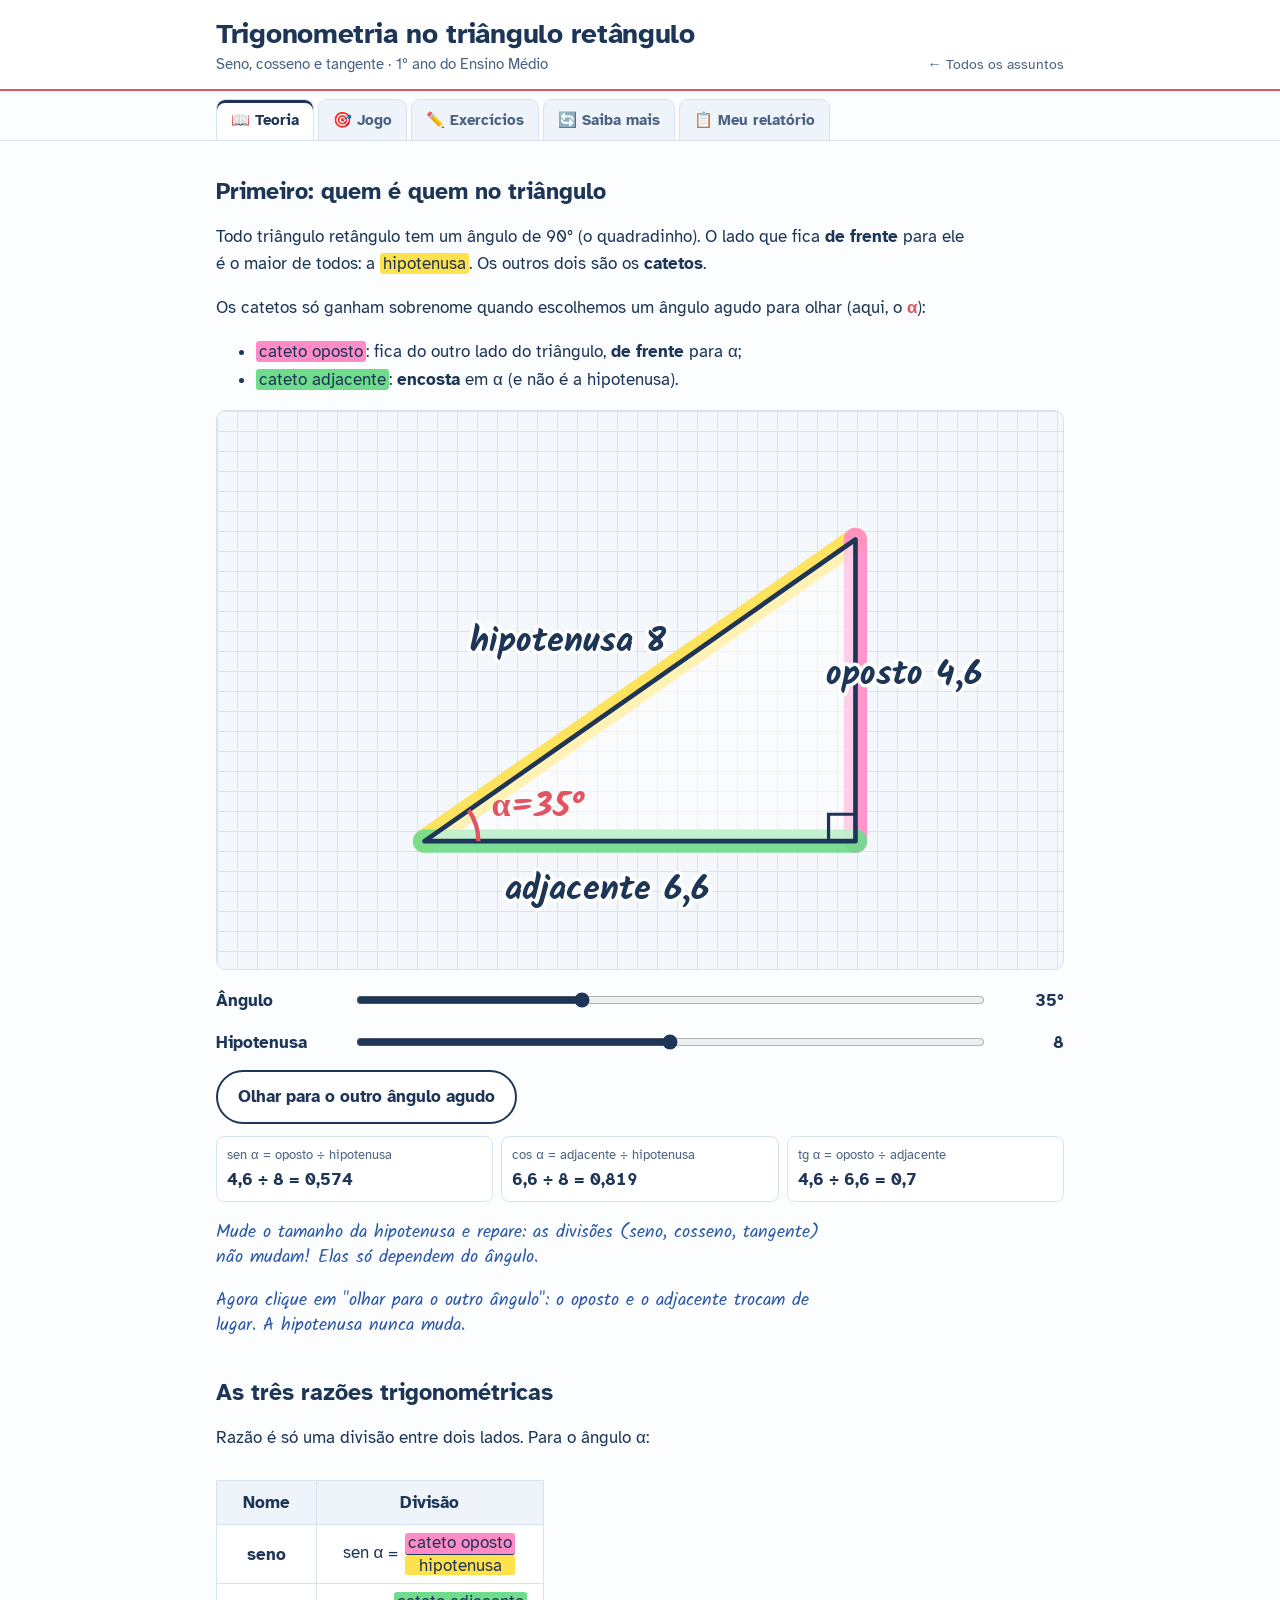
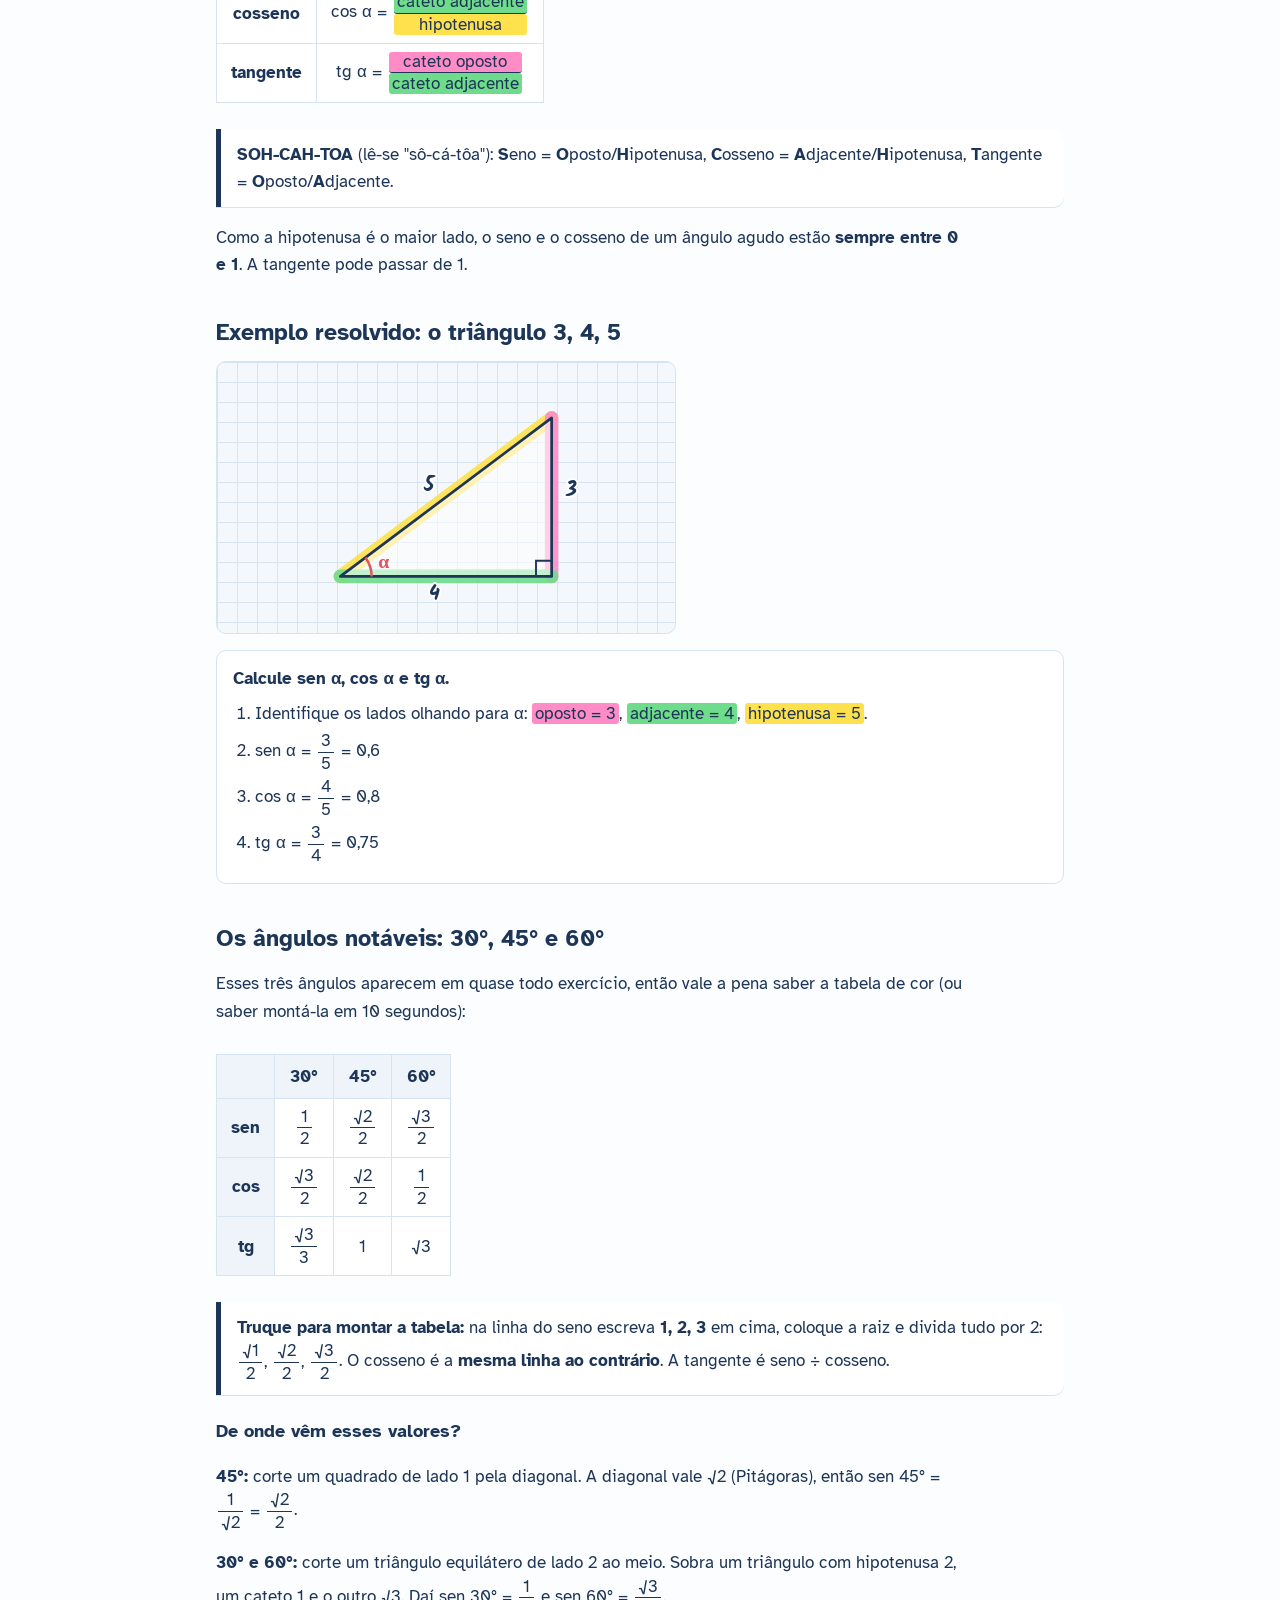
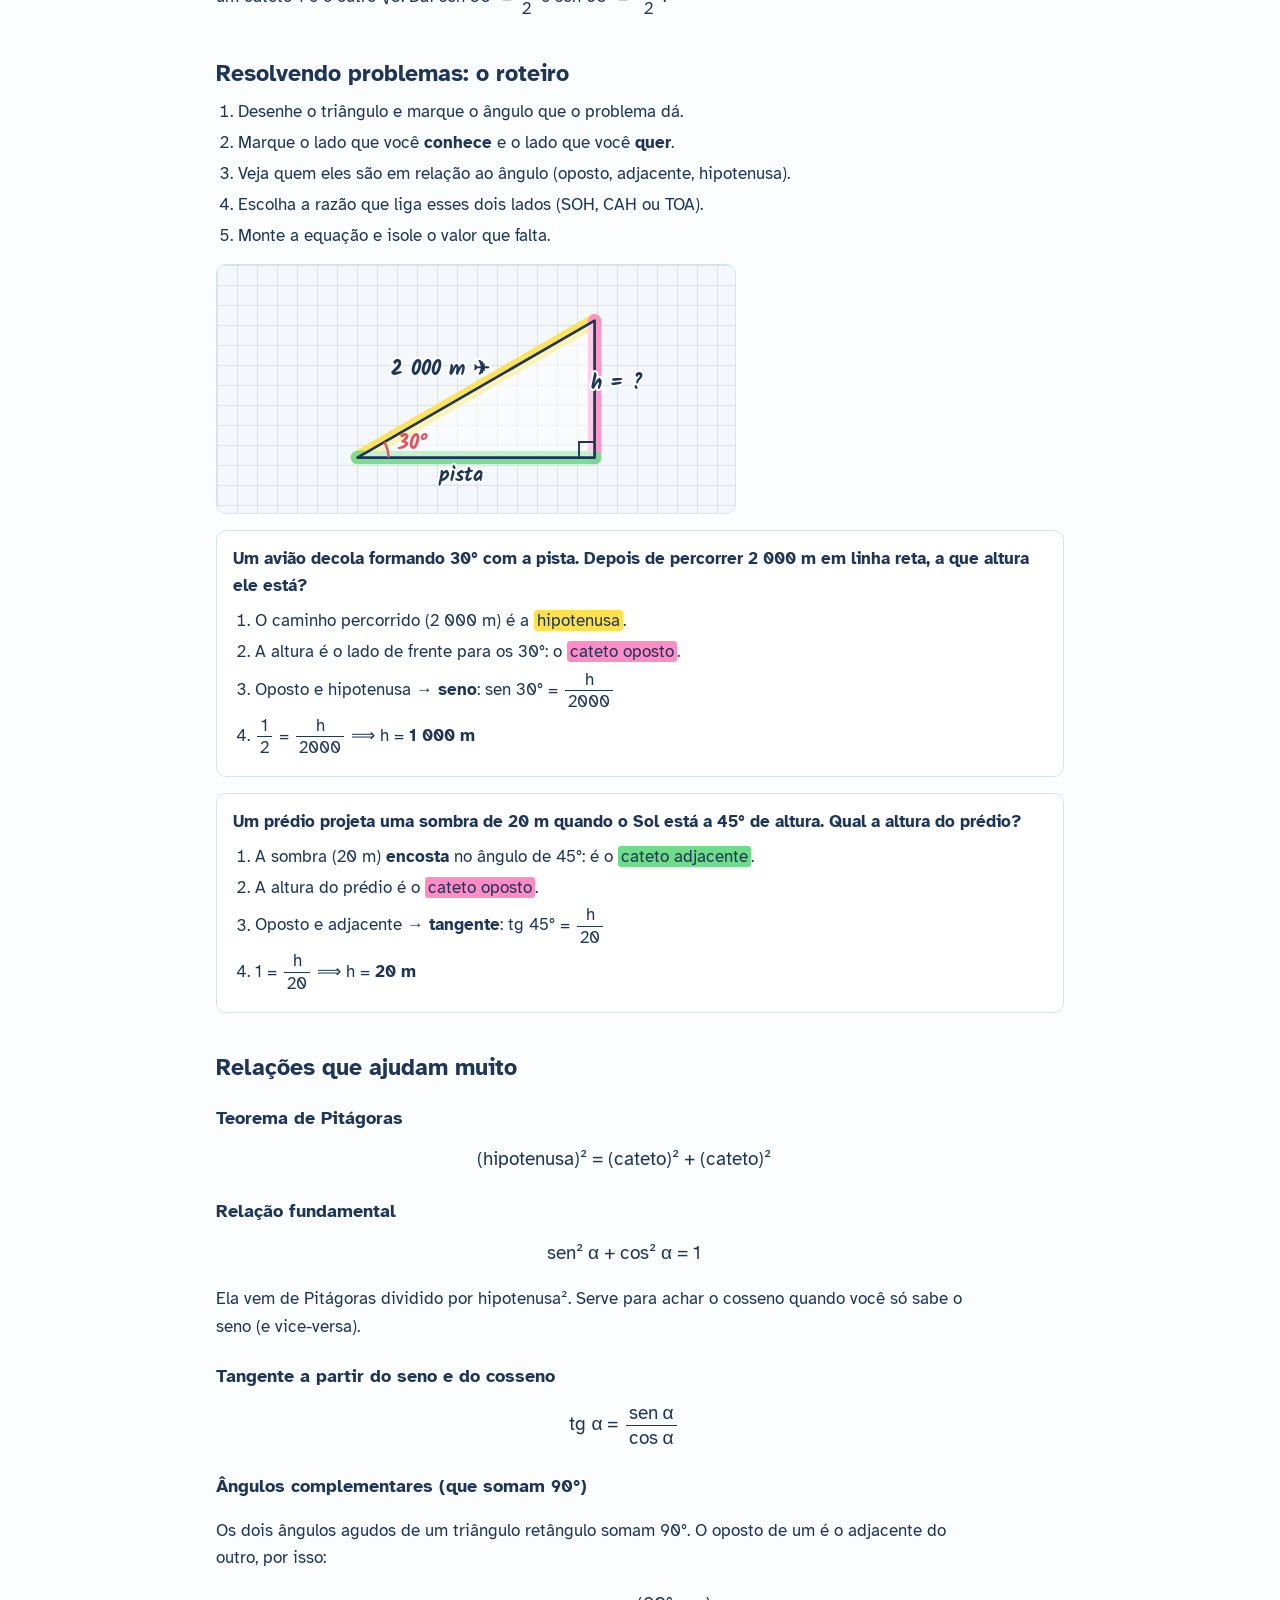
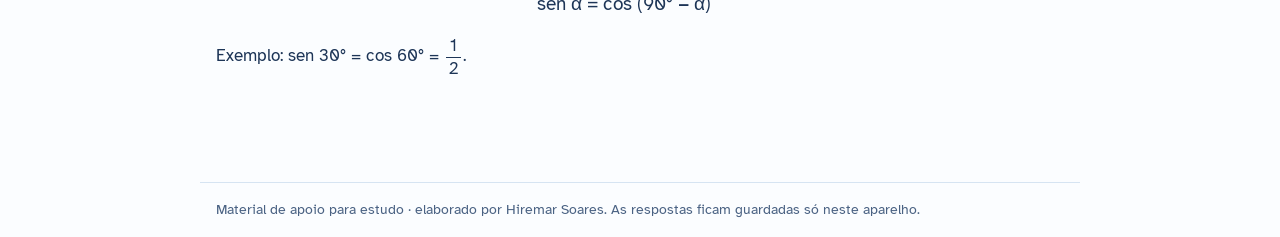
<file: trigonometria.html>
<!DOCTYPE html>
<html lang="pt-BR">
<head>
<meta charset="UTF-8">
<meta name="viewport" content="width=device-width, initial-scale=1">
<title>Trigonometria no triângulo retângulo</title>
<meta name="description" content="Teoria interativa, jogo e exercícios infinitos com justificativa — 1º ano do Ensino Médio.">
<link rel="preconnect" href="https://fonts.googleapis.com">
<link rel="preconnect" href="https://fonts.gstatic.com" crossorigin>
<link href="https://fonts.googleapis.com/css2?family=Atkinson+Hyperlegible:wght@400;700&family=Kalam:wght@400;700&display=swap" rel="stylesheet">
<style>
/* =========================================================
   Visual "caderno quadriculado" — comum a todas as páginas
   ========================================================= */
:root {
  color-scheme: light;
  --papel: #fbfdff;          /* fundo da página */
  --quadro: #f4f8fc;         /* fundo das figuras */
  --grade: #d6e4f2;          /* linhas do quadriculado */
  --tinta: #1d3557;          /* "caneta azul": texto principal */
  --tinta-2: #4a6283;        /* texto secundário */
  --margem: #e05561;         /* linha vermelha da margem do caderno */
  /* marca-textos: cada cor tem UM significado fixo */
  --mt-rosa: #ff8cc6;        /* cateto oposto / raízes */
  --mt-verde: #6fdc8c;       /* cateto adjacente / vértice */
  --mt-amarelo: #ffe14d;     /* hipotenusa / onde corta o eixo y */
  --mt-azul: #8cc8ff;
  --certo: #157347;
  --certo-bg: #e3f6ea;
  --errado: #b42335;
  --errado-bg: #fde8eb;
  --raio: 10px;
  --fonte: "Atkinson Hyperlegible", "Segoe UI", Roboto, Arial, sans-serif;
  --mao: "Kalam", "Comic Sans MS", "Segoe Print", cursive;
}
* { box-sizing: border-box; }
html { -webkit-text-size-adjust: 100%; }
body {
  margin: 0;
  background: var(--papel);
  color: var(--tinta);
  font-family: var(--fonte);
  font-size: 17px;
  line-height: 1.6;
}
a { color: var(--tinta); }
button, input, select { font: inherit; color: inherit; }
:focus-visible { outline: 3px solid var(--mt-azul); outline-offset: 2px; }

/* ---------- topo ---------- */
.topo {
  border-bottom: 2px solid var(--margem);
  background: #fff;
}
.topo-in {
  max-width: 880px; margin: 0 auto; padding: 18px 16px 12px;
  display: flex; align-items: flex-end; justify-content: space-between; gap: 12px; flex-wrap: wrap;
}
.topo h1 { margin: 0; font-size: 1.75rem; line-height: 1.15; letter-spacing: -0.01em; }
.topo .sub { margin: 2px 0 0; color: var(--tinta-2); font-size: 0.95rem; }
.voltar { font-size: 0.9rem; color: var(--tinta-2); text-decoration: none; white-space: nowrap; }
.voltar:hover { text-decoration: underline; }

/* ---------- abas (parecem as abas de um fichário) ---------- */
.abas {
  position: sticky; top: 0; z-index: 20;
  background: rgba(251, 253, 255, 0.96);
  backdrop-filter: blur(4px);
  border-bottom: 1px solid var(--grade);
}
.abas-in {
  max-width: 880px; margin: 0 auto; padding: 8px 16px 0;
  display: flex; gap: 4px; overflow-x: auto; scrollbar-width: none;
}
.abas-in::-webkit-scrollbar { display: none; }
.aba {
  flex: 0 0 auto;
  border: 1px solid var(--grade); border-bottom: none;
  background: #eef4fa; color: var(--tinta-2);
  padding: 8px 14px; border-radius: 9px 9px 0 0;
  cursor: pointer; font-weight: 700; font-size: 0.95rem;
}
.aba[aria-selected="true"] { background: #fff; color: var(--tinta); box-shadow: inset 0 3px 0 var(--tinta); }

/* ---------- conteúdo ---------- */
main { max-width: 880px; margin: 0 auto; padding: 8px 16px 64px; }
.painel[hidden] { display: none; }
.painel > section { margin: 28px 0 40px; }
h2 { font-size: 1.45rem; line-height: 1.25; margin: 0 0 10px; }
h3 { font-size: 1.12rem; margin: 22px 0 6px; }
p, li { max-width: 68ch; }
.nota {                          /* anotação "do professor", escrita à mão */
  font-family: var(--mao); font-size: 1.15rem; color: #2b59a8; line-height: 1.35;
}
.destaque {                      /* caixa de regra importante */
  border-left: 5px solid var(--tinta); background: #fff;
  padding: 12px 16px; margin: 14px 0; border-radius: 0 var(--raio) var(--raio) 0;
  box-shadow: 0 1px 0 var(--grade);
}
.exemplo {                       /* exemplo resolvido */
  background: #fff; border: 1px solid var(--grade); border-radius: var(--raio);
  padding: 14px 16px; margin: 16px 0;
}
.exemplo > b:first-child { display: block; margin-bottom: 4px; }
.passos { margin: 8px 0 0; padding-left: 1.3em; }
.passos li { margin: 4px 0; }

/* marca-texto em linha */
.mt { padding: 0 3px; border-radius: 3px; box-decoration-break: clone; -webkit-box-decoration-break: clone; }
.mt.rosa { background: var(--mt-rosa); }
.mt.verde { background: var(--mt-verde); }
.mt.amarelo { background: var(--mt-amarelo); }
.mt.azul { background: var(--mt-azul); }

/* fração montada em HTML */
.fr { display: inline-flex; flex-direction: column; vertical-align: middle; text-align: center; line-height: 1.15; margin: 0 2px; }
.fr > span:first-child { border-bottom: 1.6px solid currentColor; padding: 0 3px 1px; }
.fr > span:last-child { padding: 1px 3px 0; }
.mat { white-space: nowrap; font-variant-numeric: lining-nums; }
.formula { font-size: 1.2rem; text-align: center; margin: 12px 0; }

/* figura sobre papel quadriculado */
.figura {
  background-color: var(--quadro);
  background-image:
    linear-gradient(var(--grade) 1px, transparent 1px),
    linear-gradient(90deg, var(--grade) 1px, transparent 1px);
  background-size: 20px 20px;
  border: 1px solid var(--grade); border-radius: var(--raio);
  padding: 10px; margin: 14px 0;
}
.figura svg { display: block; width: 100%; height: auto; }
.legenda { font-size: 0.92rem; color: var(--tinta-2); margin-top: 6px; }

/* controles deslizantes */
.controles { display: grid; gap: 10px; margin: 10px 0; }
.controle { display: grid; grid-template-columns: 7.5em 1fr 4.2em; align-items: center; gap: 10px; }
.controle label { font-weight: 700; }
.controle output { font-variant-numeric: tabular-nums; text-align: right; font-weight: 700; }
input[type="range"] { width: 100%; accent-color: var(--tinta); height: 28px; }

/* leitura ao vivo (valores) */
.leitura { display: grid; grid-template-columns: repeat(auto-fit, minmax(170px, 1fr)); gap: 8px; margin: 10px 0; }
.leitura div { background: #fff; border: 1px solid var(--grade); border-radius: 8px; padding: 8px 10px; }
.leitura small { display: block; color: var(--tinta-2); font-size: 0.82rem; }
.leitura b { font-variant-numeric: tabular-nums; }

table.tab { border-collapse: collapse; margin: 12px 0; background: #fff; font-variant-numeric: lining-nums; }
table.tab th, table.tab td { border: 1px solid var(--grade); padding: 8px 14px; text-align: center; }
table.tab th { background: #eef4fa; }
.rolar { overflow-x: auto; }

/* botões */
.btn {
  border: none; border-radius: 999px; padding: 11px 20px; cursor: pointer;
  background: var(--tinta); color: #fff; font-weight: 700;
}
.btn:hover { background: #2c4f7c; }
.btn.claro { background: #fff; color: var(--tinta); border: 2px solid var(--tinta); }
.btn.claro:hover { background: #eef4fa; }
.btn:disabled { opacity: 0.45; cursor: default; }
.linha-btn { display: flex; gap: 10px; flex-wrap: wrap; align-items: center; margin: 12px 0; }

/* ---------- placar ---------- */
.placar { display: flex; gap: 16px; flex-wrap: wrap; font-weight: 700; margin: 6px 0 12px; }
.placar span { background: #fff; border: 1px solid var(--grade); border-radius: 999px; padding: 4px 12px; font-variant-numeric: tabular-nums; }

/* ---------- questão de múltipla escolha ---------- */
.questao { background: #fff; border: 1px solid var(--grade); border-radius: var(--raio); padding: 16px; }
.questao .tema { font-size: 0.85rem; color: var(--tinta-2); margin: 0 0 6px; }
.questao .enun { font-size: 1.08rem; margin: 0 0 10px; }
.opcoes { display: grid; gap: 8px; margin-top: 12px; }
.opcao {
  text-align: left; background: #fff; border: 2px solid var(--grade); border-radius: 9px;
  padding: 10px 12px; cursor: pointer; display: flex; gap: 10px; align-items: center; min-height: 48px;
}
.opcao:hover:not(:disabled) { border-color: var(--tinta-2); }
.opcao .letra { flex: 0 0 auto; width: 1.8em; height: 1.8em; border-radius: 50%; background: #eef4fa; display: grid; place-items: center; font-weight: 700; font-size: 0.9rem; }
.opcao:disabled { cursor: default; }
.opcao.certa { border-color: var(--certo); background: var(--certo-bg); }
.opcao.errada { border-color: var(--errado); background: var(--errado-bg); }
.resolucao { margin-top: 14px; border-top: 2px dashed var(--grade); padding-top: 12px; }
.resolucao .veredito { font-weight: 700; margin: 0 0 6px; }
.resolucao .veredito.ok { color: var(--certo); }
.resolucao .veredito.nok { color: var(--errado); }
.resolucao .porque { background: var(--errado-bg); border-radius: 8px; padding: 8px 12px; margin: 8px 0; }

.filtros { display: flex; flex-wrap: wrap; gap: 6px; margin: 8px 0 14px; }
.filtros label { background: #fff; border: 1px solid var(--grade); border-radius: 999px; padding: 4px 12px; cursor: pointer; font-size: 0.92rem; }
.filtros input { accent-color: var(--tinta); }

/* ---------- jogo ---------- */
.jogo-topo { display: flex; justify-content: space-between; align-items: center; flex-wrap: wrap; gap: 10px; }
.cronometro { font-variant-numeric: tabular-nums; font-weight: 700; font-size: 1.3rem; }
.pedido { font-size: 1.2rem; font-weight: 700; text-align: center; margin: 8px 0; min-height: 1.6em; }
.flash-ok { animation: flashok 0.35s; }
.flash-erro { animation: flasherro 0.35s; }
@keyframes flashok { 50% { background-color: var(--certo-bg); } }
@keyframes flasherro { 50% { background-color: var(--errado-bg); } }

/* ---------- relatório ---------- */
.rel-item { border-bottom: 1px solid var(--grade); padding: 10px 0; }
.rel-item .st { font-weight: 700; }
.rel-item .st.ok { color: var(--certo); }
.rel-item .st.nok { color: var(--errado); }
.rel-item details { margin-top: 4px; }
.rel-item summary { cursor: pointer; color: var(--tinta-2); }
.nome-aluno { padding: 9px 12px; border: 2px solid var(--grade); border-radius: 8px; min-width: 240px; }

.rodape { max-width: 880px; margin: 0 auto; padding: 16px; color: var(--tinta-2); font-size: 0.85rem; border-top: 1px solid var(--grade); }

@media (max-width: 560px) {
  body { font-size: 16px; }
  .topo h1 { font-size: 1.45rem; }
  .controle { grid-template-columns: 5.5em 1fr 3.6em; gap: 6px; }
  .questao { padding: 12px; }
}
@media (prefers-reduced-motion: reduce) {
  *, *::before, *::after { animation: none !important; transition: none !important; }
}

/* ---------- impressão: só o relatório ---------- */
@media print {
  body { background: #fff; font-size: 12pt; }
  .abas, .topo .voltar, .rodape, .nao-imprimir, .btn { display: none !important; }
  .painel { display: none !important; }
  .painel.imprimir { display: block !important; }
  .rel-item details > *:not(summary) { display: block !important; }
  .rel-item summary { display: none; }
  .rel-item { break-inside: avoid; }
}

</style>
</head>
<body>

<header class="topo">
  <div class="topo-in">
    <div>
      <h1>Trigonometria no triângulo retângulo</h1>
      <p class="sub">Seno, cosseno e tangente · 1º ano do Ensino Médio</p>
    </div>
    <a class="voltar" href="index.html">← Todos os assuntos</a>
  </div>
</header>

<nav class="abas" aria-label="Partes da aula">
  <div class="abas-in" role="tablist">
    <button class="aba" role="tab" data-aba="teoria">📖 Teoria</button>
    <button class="aba" role="tab" data-aba="jogo">🎯 Jogo</button>
    <button class="aba" role="tab" data-aba="exercicios">✏️ Exercícios</button>
    <button class="aba" role="tab" data-aba="saibamais">🔄 Saiba mais</button>
    <button class="aba" role="tab" data-aba="relatorio">📋 Meu relatório</button>
  </div>
</nav>

<main>
<!-- ================= TEORIA ================= -->
<div class="painel" id="teoria">

  <section>
    <h2>Primeiro: quem é quem no triângulo</h2>
    <p>Todo triângulo retângulo tem um ângulo de 90° (o quadradinho). O lado que fica <b>de frente</b> para ele é o maior de todos: a <span class="mt amarelo">hipotenusa</span>. Os outros dois são os <b>catetos</b>.</p>
    <p>Os catetos só ganham sobrenome quando escolhemos um ângulo agudo para olhar (aqui, o <b style="color:#e05561">α</b>):</p>
    <ul>
      <li><span class="mt rosa">cateto oposto</span>: fica do outro lado do triângulo, <b>de frente</b> para α;</li>
      <li><span class="mt verde">cateto adjacente</span>: <b>encosta</b> em α (e não é a hipotenusa).</li>
    </ul>

    <div class="figura" id="fig-teoria"></div>
    <div class="controles">
      <div class="controle"><label for="sl-ang">Ângulo</label><input type="range" id="sl-ang" min="10" max="80" value="35"><output id="out-ang">35°</output></div>
      <div class="controle"><label for="sl-hip">Hipotenusa</label><input type="range" id="sl-hip" min="4" max="12" step="0.5" value="8"><output id="out-hip">8</output></div>
    </div>
    <div class="linha-btn"><button class="btn claro" id="bt-ref">Olhar para o outro ângulo agudo</button></div>
    <div class="leitura" id="leitura-teoria"></div>
    <p class="nota">Mude o tamanho da hipotenusa e repare: as divisões (seno, cosseno, tangente) não mudam! Elas só dependem do ângulo.</p>
    <p class="nota">Agora clique em "olhar para o outro ângulo": o oposto e o adjacente trocam de lugar. A hipotenusa nunca muda.</p>
  </section>

  <section>
    <h2>As três razões trigonométricas</h2>
    <p>Razão é só uma divisão entre dois lados. Para o ângulo α:</p>
    <div class="rolar"><table class="tab">
      <tr><th>Nome</th><th>Divisão</th></tr>
      <tr><td><b>seno</b></td><td class="mat">sen α = <span class="fr"><span class="mt rosa">cateto oposto</span><span class="mt amarelo">hipotenusa</span></span></td></tr>
      <tr><td><b>cosseno</b></td><td class="mat">cos α = <span class="fr"><span class="mt verde">cateto adjacente</span><span class="mt amarelo">hipotenusa</span></span></td></tr>
      <tr><td><b>tangente</b></td><td class="mat">tg α = <span class="fr"><span class="mt rosa">cateto oposto</span><span class="mt verde">cateto adjacente</span></span></td></tr>
    </table></div>
    <div class="destaque"><b>SOH-CAH-TOA</b> (lê-se "sô-cá-tôa"): <b>S</b>eno = <b>O</b>posto/<b>H</b>ipotenusa, <b>C</b>osseno = <b>A</b>djacente/<b>H</b>ipotenusa, <b>T</b>angente = <b>O</b>posto/<b>A</b>djacente.</div>
    <p>Como a hipotenusa é o maior lado, o seno e o cosseno de um ângulo agudo estão <b>sempre entre 0 e 1</b>. A tangente pode passar de 1.</p>
  </section>

  <section>
    <h2>Exemplo resolvido: o triângulo 3, 4, 5</h2>
    <div class="figura" id="fig-345" style="max-width:460px"></div>
    <div class="exemplo">
      <b>Calcule sen α, cos α e tg α.</b>
      <ol class="passos">
        <li>Identifique os lados olhando para α: <span class="mt rosa">oposto = 3</span>, <span class="mt verde">adjacente = 4</span>, <span class="mt amarelo">hipotenusa = 5</span>.</li>
        <li>sen α = <span class="mat"><span class="fr"><span>3</span><span>5</span></span> = 0,6</span></li>
        <li>cos α = <span class="mat"><span class="fr"><span>4</span><span>5</span></span> = 0,8</span></li>
        <li>tg α = <span class="mat"><span class="fr"><span>3</span><span>4</span></span> = 0,75</span></li>
      </ol>
    </div>
  </section>

  <section>
    <h2>Os ângulos notáveis: 30°, 45° e 60°</h2>
    <p>Esses três ângulos aparecem em quase todo exercício, então vale a pena saber a tabela de cor (ou saber montá-la em 10 segundos):</p>
    <div class="rolar"><table class="tab">
      <tr><th></th><th>30°</th><th>45°</th><th>60°</th></tr>
      <tr><th>sen</th><td><span class="fr"><span>1</span><span>2</span></span></td><td><span class="fr"><span>√2</span><span>2</span></span></td><td><span class="fr"><span>√3</span><span>2</span></span></td></tr>
      <tr><th>cos</th><td><span class="fr"><span>√3</span><span>2</span></span></td><td><span class="fr"><span>√2</span><span>2</span></span></td><td><span class="fr"><span>1</span><span>2</span></span></td></tr>
      <tr><th>tg</th><td><span class="fr"><span>√3</span><span>3</span></span></td><td>1</td><td>√3</td></tr>
    </table></div>
    <div class="destaque">
      <b>Truque para montar a tabela:</b> na linha do seno escreva <b>1, 2, 3</b> em cima, coloque a raiz e divida tudo por 2: <span class="mat"><span class="fr"><span>√1</span><span>2</span></span>, <span class="fr"><span>√2</span><span>2</span></span>, <span class="fr"><span>√3</span><span>2</span></span></span>. O cosseno é a <b>mesma linha ao contrário</b>. A tangente é seno ÷ cosseno.
    </div>
    <h3>De onde vêm esses valores?</h3>
    <p><b>45°:</b> corte um quadrado de lado 1 pela diagonal. A diagonal vale √2 (Pitágoras), então sen 45° = <span class="mat"><span class="fr"><span>1</span><span>√2</span></span> = <span class="fr"><span>√2</span><span>2</span></span></span>.</p>
    <p><b>30° e 60°:</b> corte um triângulo equilátero de lado 2 ao meio. Sobra um triângulo com hipotenusa 2, um cateto 1 e o outro √3. Daí sen 30° = <span class="mat"><span class="fr"><span>1</span><span>2</span></span></span> e sen 60° = <span class="mat"><span class="fr"><span>√3</span><span>2</span></span></span>.</p>
  </section>

  <section>
    <h2>Resolvendo problemas: o roteiro</h2>
    <ol class="passos">
      <li>Desenhe o triângulo e marque o ângulo que o problema dá.</li>
      <li>Marque o lado que você <b>conhece</b> e o lado que você <b>quer</b>.</li>
      <li>Veja quem eles são em relação ao ângulo (oposto, adjacente, hipotenusa).</li>
      <li>Escolha a razão que liga esses dois lados (SOH, CAH ou TOA).</li>
      <li>Monte a equação e isole o valor que falta.</li>
    </ol>
    <div class="figura" id="fig-aviao" style="max-width:520px"></div>
    <div class="exemplo">
      <b>Um avião decola formando 30° com a pista. Depois de percorrer 2 000 m em linha reta, a que altura ele está?</b>
      <ol class="passos">
        <li>O caminho percorrido (2 000 m) é a <span class="mt amarelo">hipotenusa</span>.</li>
        <li>A altura é o lado de frente para os 30°: o <span class="mt rosa">cateto oposto</span>.</li>
        <li>Oposto e hipotenusa → <b>seno</b>: sen 30° = <span class="mat"><span class="fr"><span>h</span><span>2000</span></span></span></li>
        <li><span class="mat"><span class="fr"><span>1</span><span>2</span></span> = <span class="fr"><span>h</span><span>2000</span></span> ⟹ h = <b>1 000 m</b></span></li>
      </ol>
    </div>
    <div class="exemplo">
      <b>Um prédio projeta uma sombra de 20 m quando o Sol está a 45° de altura. Qual a altura do prédio?</b>
      <ol class="passos">
        <li>A sombra (20 m) <b>encosta</b> no ângulo de 45°: é o <span class="mt verde">cateto adjacente</span>.</li>
        <li>A altura do prédio é o <span class="mt rosa">cateto oposto</span>.</li>
        <li>Oposto e adjacente → <b>tangente</b>: tg 45° = <span class="mat"><span class="fr"><span>h</span><span>20</span></span></span></li>
        <li><span class="mat">1 = <span class="fr"><span>h</span><span>20</span></span> ⟹ h = <b>20 m</b></span></li>
      </ol>
    </div>
  </section>

  <section>
    <h2>Relações que ajudam muito</h2>
    <h3>Teorema de Pitágoras</h3>
    <p class="formula mat">(hipotenusa)² = (cateto)² + (cateto)²</p>
    <h3>Relação fundamental</h3>
    <p class="formula mat">sen² α + cos² α = 1</p>
    <p>Ela vem de Pitágoras dividido por hipotenusa². Serve para achar o cosseno quando você só sabe o seno (e vice-versa).</p>
    <h3>Tangente a partir do seno e do cosseno</h3>
    <p class="formula mat">tg α = <span class="fr"><span>sen α</span><span>cos α</span></span></p>
    <h3>Ângulos complementares (que somam 90°)</h3>
    <p>Os dois ângulos agudos de um triângulo retângulo somam 90°. O oposto de um é o adjacente do outro, por isso:</p>
    <p class="formula mat">sen α = cos (90° − α)</p>
    <p>Exemplo: sen 30° = cos 60° = <span class="mat"><span class="fr"><span>1</span><span>2</span></span></span>.</p>
  </section>
</div>

<!-- ================= JOGO ================= -->
<div class="painel" id="jogo" hidden>
  <section>
    <h2>🎯 Caça aos lados</h2>
    <p>O triângulo aparece girado e espelhado, igual nas provas. Toque no lado que o jogo pedir. Você tem <b>60 segundos</b>. Depois de 6 acertos, o jogo passa a pedir o lado que vai em cima ou embaixo em cada razão.</p>
    <div class="jogo-topo">
      <div class="placar"><span>Pontos: <b id="j-pontos">0</b></span><span>Sequência: <b id="j-seq">0</b> 🔥</span><span>Recorde: <b id="j-rec">0</b></span></div>
      <div class="cronometro" id="j-tempo">60 s</div>
    </div>
    <p class="pedido" id="j-pedido" aria-live="polite">Toque em "Começar" para jogar.</p>
    <div class="figura" id="j-fig" style="touch-action:manipulation"></div>
    <div class="linha-btn"><button class="btn" id="j-iniciar">Começar</button></div>
    <div id="j-final"></div>
  </section>
</div>

<!-- ================= EXERCÍCIOS ================= -->
<div class="painel" id="exercicios" hidden>
  <section>
    <h2>✏️ Exercícios sem fim</h2>
    <p>As questões são sorteadas na hora: dá para treinar quanto quiser. Escolha os assuntos abaixo. Depois de responder, aparece a justificativa e tudo vai para o seu relatório.</p>
    <div id="quiz"></div>
  </section>
</div>

<!-- ================= SAIBA MAIS ================= -->
<div class="painel" id="saibamais" hidden>
  <section>
    <h2>🔄 O ciclo trigonométrico (um gostinho do 2º ano)</h2>
    <p>No triângulo, o ângulo só vai até 90°. Para ângulos maiores, usamos uma circunferência de raio 1. O ponto P anda sobre ela:</p>
    <ul>
      <li>a "sombra" de P no eixo horizontal é o <span class="mt verde">cosseno</span>;</li>
      <li>a "sombra" de P no eixo vertical é o <span class="mt rosa">seno</span>.</li>
    </ul>
    <div class="figura" id="fig-ciclo" style="max-width:460px;margin-inline:auto"></div>
    <div class="controles"><div class="controle"><label for="sl-ciclo">Ângulo</label><input type="range" id="sl-ciclo" min="0" max="360" value="30"><output id="out-ciclo">30°</output></div></div>
    <div class="leitura" id="leitura-ciclo"></div>
    <p class="nota">Leve o ângulo para 30°, 45° e 60° e compare com a tabela dos ângulos notáveis. Depois passe de 90° e veja o cosseno ficar negativo!</p>
    <h3>Radianos</h3>
    <p>Além de graus, ângulos podem ser medidos em <b>radianos</b>. Uma volta inteira (360°) vale 2π rad, então 180° = π rad. Para converter, use regra de três: 60° = <span class="mat"><span class="fr"><span>π</span><span>3</span></span></span> rad, 90° = <span class="mat"><span class="fr"><span>π</span><span>2</span></span></span> rad.</p>
  </section>
</div>

<!-- ================= RELATÓRIO ================= -->
<div class="painel" id="relatorio" hidden><section id="rel"></section></div>
</main>

<footer class="rodape">Material de apoio para estudo · elaborado por Hiremar Soares. As respostas ficam guardadas só neste aparelho.</footer>

<script>
/* =========================================================
   Funções comuns: números, frações, abas, questões e relatório
   ========================================================= */
const U = {
  // número inteiro aleatório entre a e b (inclusive)
  rand(a, b) { return a + Math.floor(Math.random() * (b - a + 1)); },
  pick(lista) { return lista[Math.floor(Math.random() * lista.length)]; },
  shuffle(lista) {
    const v = lista.slice();
    for (let i = v.length - 1; i > 0; i--) { const j = Math.floor(Math.random() * (i + 1)); [v[i], v[j]] = [v[j], v[i]]; }
    return v;
  },
  mdc(a, b) { a = Math.abs(a); b = Math.abs(b); while (b) [a, b] = [b, a % b]; return a || 1; },

  // número no formato brasileiro: vírgula decimal e sinal de menos tipográfico
  num(x, casas = 2) {
    if (Math.abs(x) < 1e-9) x = 0;
    let s = (Math.round(x * 10 ** casas) / 10 ** casas).toString();
    return s.replace("-", "−").replace(".", ",");
  },
  // fração em HTML; simplifica e vira inteiro quando der
  fr(n, d, simplificar = true) {
    if (d < 0) { n = -n; d = -d; }
    if (simplificar) { const g = U.mdc(n, d); n /= g; d /= g; }
    if (d === 1) return U.num(n);
    const sinal = n < 0 ? "−" : "";
    return `${sinal}<span class="fr"><span>${Math.abs(n)}</span><span>${d}</span></span>`;
  },
  // fração com conteúdo livre em cima e embaixo (ex.: "√3" sobre "2")
  frx(cima, baixo) { return `<span class="fr"><span>${cima}</span><span>${baixo}</span></span>`; },
  // coeficiente × √r  (r = 1, 2 ou 3), ex.: raiz(5,3) = "5√3"
  raiz(coef, r) {
    if (r === 1) return U.num(coef);
    if (coef === 1) return `√${r}`;
    if (coef === -1) return `−√${r}`;
    return `${U.num(coef)}√${r}`;
  },
  // escreve o polinômio ax² + bx + c bonitinho
  poli(a, b, c, nome = "f(x)") {
    const termos = [];
    const termo = (k, x) => {
      if (Math.abs(k) < 1e-9) return;
      const neg = k < 0, v = Math.abs(k);
      const coef = (v === 1 && x) ? "" : U.num(v);
      termos.push({ neg, txt: coef + x });
    };
    termo(a, "x²"); termo(b, "x"); termo(c, "");
    if (!termos.length) return `${nome} = 0`;
    let s = (termos[0].neg ? "−" : "") + termos[0].txt;
    for (const t of termos.slice(1)) s += (t.neg ? " − " : " + ") + t.txt;
    return nome ? `${nome} = ${s}` : s;
  },
  texto(html) { const d = document.createElement("div"); d.innerHTML = html; return d.textContent.replace(/\s+/g, " ").trim(); },
};

/* ---------- abas ---------- */
function iniciarAbas() {
  const abas = [...document.querySelectorAll(".aba")];
  const mostrar = (id) => {
    abas.forEach((b) => b.setAttribute("aria-selected", b.dataset.aba === id ? "true" : "false"));
    document.querySelectorAll(".painel").forEach((p) => { p.hidden = p.id !== id; });
    document.dispatchEvent(new CustomEvent("aba", { detail: id }));
    try { history.replaceState(null, "", "#" + id); } catch (e) {}
  };
  abas.forEach((b) => b.addEventListener("click", () => { mostrar(b.dataset.aba); window.scrollTo({ top: 0 }); }));
  const inicial = location.hash.slice(1);
  mostrar(abas.some((b) => b.dataset.aba === inicial) ? inicial : abas[0].dataset.aba);
}

/* ---------- histórico (fica salvo no próprio celular/computador) ---------- */
const Hist = {
  CHAVE: "aulasMF_historico",
  itens: [],
  nome: "",
  carregar() {
    try {
      const d = JSON.parse(localStorage.getItem(this.CHAVE) || "{}");
      this.itens = d.itens || []; this.nome = d.nome || "";
    } catch (e) {}
  },
  salvar() { try { localStorage.setItem(this.CHAVE, JSON.stringify({ itens: this.itens.slice(-300), nome: this.nome })); } catch (e) {} },
  add(item) { this.itens.push(item); this.salvar(); document.dispatchEvent(new Event("hist")); },
};
Hist.carregar();

/* ---------- motor das questões ---------- */
/* Cada gerador devolve:
   { tema, enun (html), fig (svg ou ""), certa (html), erradas: [{html, porque}], resol (html) } */
function criarQuiz({ raiz, modulo, geradores }) {
  const chaves = Object.keys(geradores);
  let ativos = new Set(chaves);
  let acertos = 0, total = 0, seq = 0;

  raiz.innerHTML = `
    <div class="filtros nao-imprimir" aria-label="Escolha os assuntos">
      ${chaves.map((k) => `<label><input type="checkbox" value="${k}" checked> ${geradores[k].nome}</label>`).join("")}
    </div>
    <div class="placar"><span>Acertos: <b class="q-ac">0</b> de <b class="q-to">0</b></span><span>Sequência: <b class="q-seq">0</b> 🔥</span></div>
    <div class="questao" aria-live="polite"></div>
    <div class="linha-btn"><button class="btn q-prox">Próxima questão</button></div>`;
  const caixa = raiz.querySelector(".questao");

  raiz.querySelectorAll(".filtros input").forEach((cb) => cb.addEventListener("change", () => {
    if (cb.checked) ativos.add(cb.value); else ativos.delete(cb.value);
    if (!ativos.size) { ativos.add(cb.value); cb.checked = true; }
    nova();
  }));
  raiz.querySelector(".q-prox").addEventListener("click", () => { nova(); caixa.scrollIntoView({ block: "nearest" }); });

  function nova() {
    const k = U.pick([...ativos]);
    const q = geradores[k].gerar();
    // remove alternativas repetidas (iguais à certa ou entre si)
    const vistos = new Set([U.texto(q.certa)]);
    const erradas = [];
    for (const e of U.shuffle(q.erradas)) {
      const t = U.texto(e.html);
      if (!vistos.has(t)) { vistos.add(t); erradas.push(e); }
      if (erradas.length === 3) break;
    }
    const ops = U.shuffle([{ html: q.certa, certa: true }, ...erradas]);
    caixa.innerHTML = `
      <p class="tema">${geradores[k].nome}</p>
      <div class="enun">${q.enun}</div>
      ${q.fig ? `<div class="figura">${q.fig}</div>` : ""}
      <div class="opcoes">${ops.map((o, i) => `<button class="opcao" data-i="${i}"><span class="letra">${"ABCD"[i]}</span><span>${o.html}</span></button>`).join("")}</div>
      <div class="resolucao" hidden></div>`;
    caixa.querySelectorAll(".opcao").forEach((b) => b.addEventListener("click", () => responder(q, ops, +b.dataset.i, geradores[k].nome)));
  }

  function responder(q, ops, i, tema) {
    const botoes = caixa.querySelectorAll(".opcao");
    botoes.forEach((b, j) => { b.disabled = true; if (ops[j].certa) b.classList.add("certa"); });
    const ok = ops[i].certa;
    if (!ok) botoes[i].classList.add("errada");
    total++; if (ok) { acertos++; seq++; } else seq = 0;
    raiz.querySelector(".q-ac").textContent = acertos;
    raiz.querySelector(".q-to").textContent = total;
    raiz.querySelector(".q-seq").textContent = seq;
    const r = caixa.querySelector(".resolucao");
    r.hidden = false;
    r.innerHTML = `
      <p class="veredito ${ok ? "ok" : "nok"}">${ok ? "✔ Certo!" : "✘ Não foi dessa vez."} Veja a justificativa:</p>
      ${!ok && ops[i].porque ? `<div class="porque"><b>Por que a sua resposta não serve:</b> ${ops[i].porque}</div>` : ""}
      <div>${q.resol}</div>`;
    Hist.add({ modulo, tema, enun: q.enun, fig: q.fig || "", escolhida: ops[i].html, certa: q.certa, ok, resol: q.resol, porque: ok ? "" : (ops[i].porque || ""), hora: Date.now() });
  }

  nova();
  return { nova };
}

/* ---------- relatório ---------- */
function iniciarRelatorio(raiz) {
  raiz.innerHTML = `
    <h2>Meu relatório</h2>
    <p>Tudo o que você respondeu nos exercícios fica guardado aqui, <b>neste aparelho</b>. Coloque seu nome e salve em PDF ou copie o resumo para enviar ao professor.</p>
    <div class="linha-btn nao-imprimir">
      <input class="nome-aluno" type="text" placeholder="Seu nome e turma" aria-label="Seu nome e turma">
    </div>
    <div class="linha-btn nao-imprimir">
      <button class="btn r-pdf">Salvar em PDF</button>
      <button class="btn claro r-copiar">Copiar resumo</button>
      <button class="btn claro r-apagar">Apagar histórico</button>
    </div>
    <p class="r-aviso nota" aria-live="polite"></p>
    <div class="r-cab"></div>
    <div class="r-lista"></div>`;
  const nome = raiz.querySelector(".nome-aluno");
  nome.value = Hist.nome;
  nome.addEventListener("input", () => { Hist.nome = nome.value; Hist.salvar(); desenhar(); });
  const aviso = raiz.querySelector(".r-aviso");

  function porTema() {
    const m = {};
    for (const it of Hist.itens) {
      const k = it.modulo + " — " + it.tema;
      m[k] = m[k] || { ac: 0, to: 0 }; m[k].to++; if (it.ok) m[k].ac++;
    }
    return m;
  }
  function desenhar() {
    const tot = Hist.itens.length, ac = Hist.itens.filter((i) => i.ok).length;
    const m = porTema();
    raiz.querySelector(".r-cab").innerHTML = `
      <h3>${Hist.nome ? Hist.nome : "Aluno(a) sem nome"} — ${ac} ${ac === 1 ? "acerto" : "acertos"} em ${tot} ${tot === 1 ? "questão" : "questões"}${tot ? ` (${Math.round(100 * ac / tot)}%)` : ""}</h3>
      ${tot ? `<div class="rolar"><table class="tab"><tr><th>Assunto</th><th>Acertos</th><th>Questões</th></tr>
        ${Object.entries(m).map(([k, v]) => `<tr><td style="text-align:left">${k}</td><td>${v.ac}</td><td>${v.to}</td></tr>`).join("")}</table></div>` : ""}`;
    raiz.querySelector(".r-lista").innerHTML = tot ? Hist.itens.slice().reverse().map((it, n) => `
      <div class="rel-item">
        <div><span class="st ${it.ok ? "ok" : "nok"}">${it.ok ? "✔ Acertou" : "✘ Errou"}</span> · ${it.modulo} — ${it.tema} · <small>${new Date(it.hora).toLocaleString("pt-BR")}</small></div>
        <div>${it.enun}</div>
        <details><summary>Ver resposta e justificativa</summary>
          ${it.fig ? `<div class="figura" style="max-width:420px">${it.fig}</div>` : ""}
          <p><b>Resposta marcada:</b> ${it.escolhida}<br><b>Resposta certa:</b> ${it.certa}</p>
          ${it.porque ? `<p><b>Por que a marcada não serve:</b> ${it.porque}</p>` : ""}
          <div>${it.resol}</div>
        </details>
      </div>`).join("") : `<p>Você ainda não respondeu nenhum exercício. Vá até a aba <b>Exercícios</b> e comece!</p>`;
  }
  raiz.querySelector(".r-pdf").addEventListener("click", () => {
    document.querySelectorAll(".painel").forEach((p) => p.classList.remove("imprimir"));
    raiz.closest(".painel").classList.add("imprimir");
    raiz.querySelectorAll("details").forEach((d) => (d.open = true));
    window.print();
  });
  raiz.querySelector(".r-copiar").addEventListener("click", async () => {
    const tot = Hist.itens.length, ac = Hist.itens.filter((i) => i.ok).length;
    const linhas = [`Relatório — ${Hist.nome || "sem nome"}`, `${ac} acertos em ${tot} questões`,
      ...Object.entries(porTema()).map(([k, v]) => `• ${k}: ${v.ac}/${v.to}`)];
    const txt = linhas.join("\n");
    try { await navigator.clipboard.writeText(txt); aviso.textContent = "Resumo copiado! Agora é só colar na mensagem para o professor."; }
    catch (e) { aviso.textContent = txt; }
  });
  let confirmar = false;
  const bApagar = raiz.querySelector(".r-apagar");
  bApagar.addEventListener("click", () => {
    if (!confirmar) { confirmar = true; bApagar.textContent = "Toque de novo para apagar tudo"; setTimeout(() => { confirmar = false; bApagar.textContent = "Apagar histórico"; }, 4000); return; }
    Hist.itens = []; Hist.salvar(); confirmar = false; bApagar.textContent = "Apagar histórico"; desenhar();
  });
  document.addEventListener("hist", desenhar);
  window.addEventListener("afterprint", () => document.querySelectorAll(".painel").forEach((p) => p.classList.remove("imprimir")));
  desenhar();
}

/* =========================================================
   Desenhos em SVG usados nas páginas
   ========================================================= */
const COR = {
  tinta: "#1d3557", tinta2: "#4a6283", grade: "#d6e4f2",
  rosa: "#ff8cc6", verde: "#6fdc8c", amarelo: "#ffe14d", azul: "#8cc8ff", vermelho: "#e05561",
};

/* Triângulo retângulo.
   co = cateto oposto ao ângulo marcado, ca = cateto adjacente.
   O ângulo reto fica no vértice C; o ângulo marcado no vértice A.
   Opções: rot (graus), flip, cores (marca-texto), clicavel, lab {opo, adj, hip}, ang (texto do ângulo) */
function triangulo(o) {
  const W = o.W || 420, H = o.H || 250, p = o.pad || 44;
  const pts = { A: [0, 0], C: [o.ca, 0], B: [o.ca, o.co] };
  const r = ((o.rot || 0) * Math.PI) / 180;
  for (const k in pts) {
    let [x, y] = pts[k];
    if (o.flip) x = -x;
    pts[k] = [x * Math.cos(r) - y * Math.sin(r), x * Math.sin(r) + y * Math.cos(r)];
  }
  const xs = Object.values(pts).map((v) => v[0]), ys = Object.values(pts).map((v) => v[1]);
  const minx = Math.min(...xs), maxx = Math.max(...xs), miny = Math.min(...ys), maxy = Math.max(...ys);
  const s = Math.min((W - 2 * p) / (maxx - minx || 1), (H - 2 * p) / (maxy - miny || 1));
  const ox = (W - (maxx - minx) * s) / 2, oy = (H - (maxy - miny) * s) / 2;
  const P = {};
  for (const k in pts) P[k] = [ox + (pts[k][0] - minx) * s, H - (oy + (pts[k][1] - miny) * s)];

  const ref = o.ref || "A";                       // vértice do ângulo de referência
  const lados = { hip: ["A", "B"], opo: ref === "A" ? ["B", "C"] : ["A", "C"], adj: ref === "A" ? ["A", "C"] : ["B", "C"] };
  const corLado = { hip: COR.amarelo, opo: COR.rosa, adj: COR.verde };
  const f = (n) => n.toFixed(1);
  let svg = "";

  // marca-texto por baixo da tinta
  for (const k of ["hip", "opo", "adj"]) {
    const [a, b] = lados[k];
    const ligado = o.cores === true || (Array.isArray(o.cores) && o.cores.includes(k));
    if (ligado) svg += `<line x1="${f(P[a][0])}" y1="${f(P[a][1])}" x2="${f(P[b][0])}" y2="${f(P[b][1])}" stroke="${corLado[k]}" stroke-width="13" stroke-linecap="round" opacity="0.9"/>`;
  }
  // os três lados
  svg += `<polygon points="${["A", "B", "C"].map((k) => P[k].map(f).join(",")).join(" ")}" fill="rgba(255,255,255,0.55)" stroke="${COR.tinta}" stroke-width="2.6" stroke-linejoin="round"/>`;
  // ângulo reto em C
  const unit = (a, b, t) => { const dx = P[b][0] - P[a][0], dy = P[b][1] - P[a][1], L = Math.hypot(dx, dy); return [(dx / L) * t, (dy / L) * t]; };
  const u = unit("C", "A", 15), v = unit("C", "B", 15);
  svg += `<path d="M${f(P.C[0] + u[0])},${f(P.C[1] + u[1])} L${f(P.C[0] + u[0] + v[0])},${f(P.C[1] + u[1] + v[1])} L${f(P.C[0] + v[0])},${f(P.C[1] + v[1])}" fill="none" stroke="${COR.tinta}" stroke-width="1.8"/>`;
  // arco do ângulo marcado
  const V = P[ref], n1 = P.C, n2 = ref === "A" ? P.B : P.A;
  const a1 = Math.atan2(n1[1] - V[1], n1[0] - V[0]);
  let d = Math.atan2(n2[1] - V[1], n2[0] - V[0]) - a1;
  while (d > Math.PI) d -= 2 * Math.PI;
  while (d <= -Math.PI) d += 2 * Math.PI;
  const R = 30, a2 = a1 + d;
  svg += `<path d="M${f(V[0] + R * Math.cos(a1))},${f(V[1] + R * Math.sin(a1))} A${R},${R} 0 0 ${d > 0 ? 1 : 0} ${f(V[0] + R * Math.cos(a2))},${f(V[1] + R * Math.sin(a2))}" fill="none" stroke="${COR.vermelho}" stroke-width="2.4"/>`;
  const am = a1 + d / 2, ra = R + 14 + Math.max(0, String(o.ang || "α").length - 1) * 5.5;
  svg += `<text x="${f(V[0] + ra * Math.cos(am))}" y="${f(V[1] + ra * Math.sin(am) + 6)}" text-anchor="middle" font-family="Kalam, cursive" font-size="19" fill="${COR.vermelho}" font-weight="700">${o.ang || "α"}</text>`;
  // textos dos lados (afastados do centro do triângulo)
  const G = [(P.A[0] + P.B[0] + P.C[0]) / 3, (P.A[1] + P.B[1] + P.C[1]) / 3];
  const lab = o.lab || {};
  for (const k of ["hip", "opo", "adj"]) {
    if (lab[k] === undefined || lab[k] === "") continue;
    const [a, b] = lados[k];
    const M = [(P[a][0] + P[b][0]) / 2, (P[a][1] + P[b][1]) / 2];
    let nx = M[0] - G[0], ny = M[1] - G[1]; const L = Math.hypot(nx, ny) || 1;
    const txt = String(lab[k]), dist = 20 + Math.max(0, txt.length - 3) * (k === "hip" ? 3.2 : 1.2);
    nx = (nx / L) * dist; ny = (ny / L) * dist;
    svg += `<text x="${f(M[0] + nx)}" y="${f(M[1] + ny + 6)}" text-anchor="middle" font-family="Kalam, cursive" font-size="19" fill="${COR.tinta}" stroke="#fff" stroke-width="4" paint-order="stroke" font-weight="700">${lab[k]}</text>`;
  }
  // áreas de toque (jogo)
  if (o.clicavel) {
    for (const k of ["hip", "opo", "adj"]) {
      const [a, b] = lados[k];
      svg += `<line class="alvo" data-lado="${k}" x1="${f(P[a][0])}" y1="${f(P[a][1])}" x2="${f(P[b][0])}" y2="${f(P[b][1])}" stroke="transparent" stroke-width="34" stroke-linecap="round" style="cursor:pointer"/>`;
    }
  }
  return `<svg viewBox="0 0 ${W} ${H}" role="img" aria-label="${o.desc || "Triângulo retângulo"}">${svg}</svg>`;
}

/* Gráfico de f(x) = ax² + bx + c sobre papel quadriculado.
   Opções: x0, x1, y0, y1 (janela), pontos (marcar raízes/vértice/eixo y), numeros (escala nos eixos) */
let _idGraf = 0;
function grafico(o) {
  const W = o.W || 420, H = o.H || 320;
  const x0 = o.x0 ?? -8, x1 = o.x1 ?? 8, y0 = o.y0 ?? -10, y1 = o.y1 ?? 10;
  const X = (x) => ((x - x0) / (x1 - x0)) * W, Y = (y) => H - ((y - y0) / (y1 - y0)) * H;
  const f = (x) => o.a * x * x + o.b * x + o.c, r = (n) => n.toFixed(1);
  const id = "cg" + ++_idGraf;
  let s = `<defs><clipPath id="${id}"><rect x="0" y="0" width="${W}" height="${H}"/></clipPath></defs>`;
  // grade de 1 em 1
  for (let x = Math.ceil(x0); x <= x1; x++) s += `<line x1="${r(X(x))}" y1="0" x2="${r(X(x))}" y2="${H}" stroke="${COR.grade}" stroke-width="1"/>`;
  for (let y = Math.ceil(y0); y <= y1; y++) s += `<line x1="0" y1="${r(Y(y))}" x2="${W}" y2="${r(Y(y))}" stroke="${COR.grade}" stroke-width="1"/>`;
  // eixos
  s += `<line x1="0" y1="${r(Y(0))}" x2="${W}" y2="${r(Y(0))}" stroke="${COR.tinta2}" stroke-width="1.6"/>
        <line x1="${r(X(0))}" y1="0" x2="${r(X(0))}" y2="${H}" stroke="${COR.tinta2}" stroke-width="1.6"/>
        <text x="${W - 12}" y="${r(Y(0) - 6)}" font-size="13" fill="${COR.tinta2}" font-style="italic">x</text>
        <text x="${r(X(0) + 6)}" y="14" font-size="13" fill="${COR.tinta2}" font-style="italic">y</text>`;
  if (o.numeros !== false) {
    const passo = (x1 - x0) > 12 ? 2 : 1;
    for (let x = Math.ceil(x0 / passo) * passo; x < x1; x += passo) if (x !== 0) s += `<text x="${r(X(x))}" y="${r(Y(0) + 15)}" font-size="11" text-anchor="middle" fill="${COR.tinta2}">${String(x).replace("-", "−")}</text>`;
    const passoY = (y1 - y0) > 12 ? 2 : 1;
    for (let y = Math.ceil(y0 / passoY) * passoY; y < y1; y += passoY) if (y !== 0) s += `<text x="${r(X(0) - 5)}" y="${r(Y(y) + 4)}" font-size="11" text-anchor="end" fill="${COR.tinta2}">${String(y).replace("-", "−")}</text>`;
  }
  // a curva
  let d = "";
  for (let i = 0; i <= 240; i++) {
    const x = x0 + ((x1 - x0) * i) / 240;
    let y = f(x); y = Math.max(y0 - 50, Math.min(y1 + 50, y));
    d += (i ? "L" : "M") + r(X(x)) + "," + r(Y(y));
  }
  s += `<path d="${d}" fill="none" stroke="${COR.tinta}" stroke-width="3" clip-path="url(#${id})" stroke-linejoin="round"/>`;
  // pontos importantes
  const ponto = (x, y, cor, txt, dy = -12) => {
    if (x < x0 || x > x1 || y < y0 || y > y1) return "";
    return `<circle cx="${r(X(x))}" cy="${r(Y(y))}" r="9" fill="${cor}" opacity="0.9"/><circle cx="${r(X(x))}" cy="${r(Y(y))}" r="3.5" fill="${COR.tinta}"/>` +
      (txt ? `<text x="${r(X(x))}" y="${r(Y(y) + dy)}" text-anchor="middle" font-family="Kalam, cursive" font-size="15" font-weight="700" fill="${COR.tinta}" stroke="#fff" stroke-width="4" paint-order="stroke">${txt}</text>` : "");
  };
  if (o.pontos && o.a !== 0) {
    const D = o.b * o.b - 4 * o.a * o.c, xv = -o.b / (2 * o.a), yv = f(xv);
    const fmt = (n) => U.num(n, 2);
    s += ponto(0, o.c, COR.amarelo, "", 0);
    if (o.rotulos && o.c >= y0 && o.c <= y1) s += `<text x="${r(X(0) - 12)}" y="${r(Y(o.c) + 5)}" text-anchor="end" font-family="Kalam, cursive" font-size="15" font-weight="700" fill="${COR.tinta}" stroke="#fff" stroke-width="4" paint-order="stroke">(0, ${fmt(o.c)})</text>`;
    if (D >= 0) {
      const ra = (-o.b - Math.sqrt(D)) / (2 * o.a), rb = (-o.b + Math.sqrt(D)) / (2 * o.a);
      s += ponto(ra, 0, COR.rosa, o.rotulos ? fmt(ra) : "", o.a > 0 ? -12 : 22);
      if (D > 0) s += ponto(rb, 0, COR.rosa, o.rotulos ? fmt(rb) : "", o.a > 0 ? -12 : 22);
    }
    s += ponto(xv, yv, COR.verde, o.rotulos ? `V(${fmt(xv)}, ${fmt(yv)})` : "", o.a > 0 ? 24 : -14);
  }
  if (o.extra) s += o.extra(X, Y);
  return `<svg viewBox="0 0 ${W} ${H}" role="img" aria-label="${o.desc || "Gráfico de uma função quadrática"}">${s}</svg>`;
}

</script>
<script>
/* ================= TEORIA ================= */
let refB = false;
function desenharTeoria() {
  const ang = +document.getElementById("sl-ang").value, H = +document.getElementById("sl-hip").value;
  document.getElementById("out-ang").textContent = ang + "°";
  document.getElementById("out-hip").textContent = U.num(H, 1);
  const rad = ang * Math.PI / 180, co = H * Math.sin(rad), ca = H * Math.cos(rad);
  // triângulo desenhado numa escala fixa: aumenta de verdade quando a hipotenusa cresce
  const nomeAng = refB ? "β" : "α", angRef = refB ? 90 - ang : ang;
  const opo = refB ? ca : co, adj = refB ? co : ca;
  let fig = triangulo({ co, ca, cores: true, ref: refB ? "B" : "A", ang: refB ? `β=${90 - ang}°` : `α=${ang}°`, W: 460, H: 300, pad: 30 + (12 - H) * 9,
    lab: { opo: "oposto " + U.num(opo, 1), adj: "adjacente " + U.num(adj, 1), hip: "hipotenusa " + U.num(H, 1) } });
  document.getElementById("fig-teoria").innerHTML = fig;
  const r = angRef * Math.PI / 180;
  document.getElementById("leitura-teoria").innerHTML = `
    <div><small>sen ${nomeAng} = oposto ÷ hipotenusa</small><b>${U.num(opo, 1)} ÷ ${U.num(H, 1)} = ${U.num(Math.sin(r), 3)}</b></div>
    <div><small>cos ${nomeAng} = adjacente ÷ hipotenusa</small><b>${U.num(adj, 1)} ÷ ${U.num(H, 1)} = ${U.num(Math.cos(r), 3)}</b></div>
    <div><small>tg ${nomeAng} = oposto ÷ adjacente</small><b>${U.num(opo, 1)} ÷ ${U.num(adj, 1)} = ${U.num(Math.tan(r), 3)}</b></div>`;
}
["sl-ang", "sl-hip"].forEach((id) => document.getElementById(id).addEventListener("input", desenharTeoria));
document.getElementById("bt-ref").addEventListener("click", () => { refB = !refB; desenharTeoria(); });

document.getElementById("fig-345").innerHTML = triangulo({ co: 3, ca: 4, cores: true, lab: { opo: "3", adj: "4", hip: "5" }, W: 420, H: 240 });
document.getElementById("fig-aviao").innerHTML = triangulo({ co: 1, ca: Math.sqrt(3), cores: true, ang: "30°", lab: { opo: "h = ?", adj: "pista", hip: "2 000 m ✈" }, W: 480, H: 220 });

/* ================= CICLO TRIGONOMÉTRICO ================= */
function desenharCiclo() {
  const g = +document.getElementById("sl-ciclo").value;
  document.getElementById("out-ciclo").textContent = g + "°";
  const W = 400, c = 200, R = 150, t = g * Math.PI / 180;
  const px = c + R * Math.cos(t), py = c - R * Math.sin(t), f = (n) => n.toFixed(1);
  const grande = g > 180 ? 1 : 0;
  let s = `<line x1="20" y1="${c}" x2="${W - 20}" y2="${c}" stroke="${COR.tinta2}" stroke-width="1.5"/>
    <line x1="${c}" y1="20" x2="${c}" y2="${W - 20}" stroke="${COR.tinta2}" stroke-width="1.5"/>
    <circle cx="${c}" cy="${c}" r="${R}" fill="rgba(255,255,255,0.5)" stroke="${COR.tinta}" stroke-width="2.4"/>
    <line x1="${c}" y1="${c}" x2="${f(px)}" y2="${c}" stroke="${COR.verde}" stroke-width="12" stroke-linecap="round"/>
    <line x1="${c}" y1="${c}" x2="${c}" y2="${f(py)}" stroke="${COR.rosa}" stroke-width="12" stroke-linecap="round"/>
    <line x1="${f(px)}" y1="${f(py)}" x2="${f(px)}" y2="${c}" stroke="${COR.tinta2}" stroke-dasharray="5 4"/>
    <line x1="${f(px)}" y1="${f(py)}" x2="${c}" y2="${f(py)}" stroke="${COR.tinta2}" stroke-dasharray="5 4"/>
    <line x1="${c}" y1="${c}" x2="${f(px)}" y2="${f(py)}" stroke="${COR.tinta}" stroke-width="2.4"/>`;
  if (g > 0 && g < 360) s += `<path d="M${c + 34},${c} A34,34 0 ${grande} 0 ${f(c + 34 * Math.cos(t))},${f(c - 34 * Math.sin(t))}" fill="none" stroke="${COR.vermelho}" stroke-width="2.4"/>`;
  s += `<circle cx="${f(px)}" cy="${f(py)}" r="7" fill="${COR.vermelho}"/>
    <text x="${f(px + 12 * Math.cos(t) + 4)}" y="${f(py - 12 * Math.sin(t) + 5)}" font-family="Kalam, cursive" font-size="20" font-weight="700" fill="${COR.vermelho}">P</text>
    <text x="${W - 26}" y="${c - 8}" font-size="14" fill="${COR.tinta2}">cos</text>
    <text x="${c + 8}" y="32" font-size="14" fill="${COR.tinta2}">sen</text>
    <text x="${c + R + 4}" y="${c + 18}" font-size="13" fill="${COR.tinta2}">1</text>
    <text x="${c - R - 18}" y="${c + 18}" font-size="13" fill="${COR.tinta2}">−1</text>
    <text x="${c + 6}" y="${c - R - 6}" font-size="13" fill="${COR.tinta2}">1</text>
    <text x="${c + 6}" y="${c + R + 18}" font-size="13" fill="${COR.tinta2}">−1</text>`;
  document.getElementById("fig-ciclo").innerHTML = `<svg viewBox="0 0 ${W} ${W}" role="img" aria-label="Ciclo trigonométrico com ângulo de ${g} graus">${s}</svg>`;
  const quad = g === 0 || g === 90 || g === 180 || g === 270 || g === 360 ? "sobre um eixo" : g < 90 ? "1º quadrante" : g < 180 ? "2º quadrante" : g < 270 ? "3º quadrante" : "4º quadrante";
  const mdcR = U.mdc(g, 180);
  const rad = g === 0 ? "0" : `${g / mdcR === 1 ? "" : g / mdcR}π${180 / mdcR === 1 ? "" : "/" + 180 / mdcR}`;
  document.getElementById("leitura-ciclo").innerHTML = `
    <div><small>sen ${g}°</small><b>${U.num(Math.sin(t), 3)}</b></div>
    <div><small>cos ${g}°</small><b>${U.num(Math.cos(t), 3)}</b></div>
    <div><small>em radianos</small><b>${rad} rad</b></div>
    <div><small>posição</small><b>${quad}</b></div>`;
}
document.getElementById("sl-ciclo").addEventListener("input", desenharCiclo);

/* ================= JOGO: CAÇA AOS LADOS ================= */
const Jogo = {
  pontos: 0, seq: 0, acertos: 0, erros: 0, tempo: 60, timer: null, rodada: null, travado: false,
  recorde() { try { return +localStorage.getItem("aulasMF_rec_trig") || 0; } catch (e) { return 0; } },
  iniciar() {
    Object.assign(this, { pontos: 0, seq: 0, acertos: 0, erros: 0, tempo: 60, travado: false });
    document.getElementById("j-final").innerHTML = "";
    document.getElementById("j-iniciar").hidden = true;
    this.placar(); this.nova();
    clearInterval(this.timer);
    this.timer = setInterval(() => { this.tempo--; this.placar(); if (this.tempo <= 0) this.fim(); }, 1000);
  },
  placar() {
    document.getElementById("j-pontos").textContent = this.pontos;
    document.getElementById("j-seq").textContent = this.seq;
    document.getElementById("j-rec").textContent = this.recorde();
    document.getElementById("j-tempo").textContent = Math.max(0, this.tempo) + " s";
  },
  nova() {
    const ang = U.pick(["α", "β", "θ", "x"]);
    const nivel2 = this.acertos >= 6;
    const pedidos1 = [
      { t: `Toque no <b>cateto oposto</b> a ${ang}`, lado: "opo" },
      { t: `Toque no <b>cateto adjacente</b> a ${ang}`, lado: "adj" },
      { t: `Toque na <b>hipotenusa</b>`, lado: "hip" },
    ];
    const pedidos2 = [
      { t: `Toque no lado que vai <b>em cima</b> no <b>seno</b> de ${ang}`, lado: "opo" },
      { t: `Toque no lado que vai <b>em cima</b> no <b>cosseno</b> de ${ang}`, lado: "adj" },
      { t: `Toque no lado que vai <b>embaixo</b> na <b>tangente</b> de ${ang}`, lado: "adj" },
      { t: `Toque no lado que vai <b>em cima</b> na <b>tangente</b> de ${ang}`, lado: "opo" },
      { t: `Toque no lado que vai <b>embaixo</b> no <b>seno</b> de ${ang}`, lado: "hip" },
    ];
    const ped = U.pick(nivel2 ? pedidos1.concat(pedidos2, pedidos2) : pedidos1);
    this.rodada = { ang, ped, co: U.rand(3, 8), ca: U.rand(3, 8), rot: U.rand(0, 359), flip: Math.random() < 0.5 };
    document.getElementById("j-pedido").innerHTML = (nivel2 ? "⭐ " : "") + ped.t;
    this.desenhar(null);
  },
  desenhar(cores) {
    const r = this.rodada;
    const fig = document.getElementById("j-fig");
    fig.innerHTML = triangulo({ co: r.co, ca: r.ca, rot: r.rot, flip: r.flip, ang: r.ang, clicavel: !cores, cores: cores || false, W: 420, H: 300, pad: 48 });
    fig.querySelectorAll(".alvo").forEach((el) => el.addEventListener("click", () => this.tocar(el.dataset.lado)));
  },
  tocar(lado) {
    if (this.travado || this.tempo <= 0) return;
    const certo = lado === this.rodada.ped.lado;
    const fig = document.getElementById("j-fig");
    fig.classList.remove("flash-ok", "flash-erro"); void fig.offsetWidth;
    fig.classList.add(certo ? "flash-ok" : "flash-erro");
    if (certo) { this.seq++; this.acertos++; this.pontos += 10 * (1 + Math.floor(this.seq / 5)); }
    else { this.seq = 0; this.erros++; }
    this.placar();
    // mostra a resposta certa pintada com a cor do marca-texto, e segue
    this.travado = true;
    this.desenhar([this.rodada.ped.lado]);
    setTimeout(() => { this.travado = false; if (this.tempo > 0) this.nova(); }, certo ? 450 : 1100);
  },
  fim() {
    clearInterval(this.timer);
    const novo = this.pontos > this.recorde();
    if (novo) try { localStorage.setItem("aulasMF_rec_trig", this.pontos); } catch (e) {}
    this.placar();
    document.getElementById("j-pedido").textContent = "Fim de jogo!";
    document.getElementById("j-fig").innerHTML = "";
    document.getElementById("j-final").innerHTML = `<div class="exemplo"><b>${novo ? "🏆 Novo recorde! " : ""}${this.pontos} pontos</b>
      ${this.acertos} acertos e ${this.erros} erros.
      ${this.erros > this.acertos / 3 ? "<p class='nota'>Dica: antes de tocar, ache primeiro o quadradinho (90°). O lado de frente pra ele é a hipotenusa. Depois, olhe para o ângulo pedido: o lado que encosta nele é o adjacente.</p>" : "<p class='nota'>Mandou bem! Agora treine nos Exercícios.</p>"}</div>`;
    const b = document.getElementById("j-iniciar"); b.hidden = false; b.textContent = "Jogar de novo";
  },
};
document.getElementById("j-iniciar").addEventListener("click", () => Jogo.iniciar());
document.addEventListener("aba", (e) => { if (e.detail !== "jogo" && Jogo.timer && Jogo.tempo > 0) { clearInterval(Jogo.timer); Jogo.tempo = 0; Jogo.fim(); } });

/* ================= EXERCÍCIOS ================= */
const TRIPLAS = [[3, 4, 5], [5, 12, 13], [8, 15, 17], [7, 24, 25], [20, 21, 29], [6, 8, 10]];
const NOT = {   // valores dos ângulos notáveis: [html, número]
  sen: { 30: [U.frx("1", "2"), 0.5], 45: [U.frx("√2", "2"), Math.SQRT2 / 2], 60: [U.frx("√3", "2"), Math.sqrt(3) / 2] },
  cos: { 30: [U.frx("√3", "2"), Math.sqrt(3) / 2], 45: [U.frx("√2", "2"), Math.SQRT2 / 2], 60: [U.frx("1", "2"), 0.5] },
  tg:  { 30: [U.frx("√3", "3"), Math.sqrt(3) / 3], 45: ["1", 1], 60: ["√3", Math.sqrt(3)] },
};
const NOME = { sen: "seno", cos: "cosseno", tg: "tangente" };
const LADOS = { sen: ["opo", "hip"], cos: ["adj", "hip"], tg: ["opo", "adj"] };
const NOMELADO = { opo: '<span class="mt rosa">cateto oposto</span>', adj: '<span class="mt verde">cateto adjacente</span>', hip: '<span class="mt amarelo">hipotenusa</span>' };
const TABELA_MINI = `<div class="rolar"><table class="tab"><tr><th></th><th>30°</th><th>45°</th><th>60°</th></tr>
  <tr><th>sen</th><td>${NOT.sen[30][0]}</td><td>${NOT.sen[45][0]}</td><td>${NOT.sen[60][0]}</td></tr>
  <tr><th>cos</th><td>${NOT.cos[30][0]}</td><td>${NOT.cos[45][0]}</td><td>${NOT.cos[60][0]}</td></tr>
  <tr><th>tg</th><td>${NOT.tg[30][0]}</td><td>1</td><td>√3</td></tr></table></div>`;
// valor do tipo  coef·√r  → texto (e "≈ decimal" quando tem raiz)
const V = (c, r) => ({ c, r, html: U.raiz(c, r), num: c * Math.sqrt(r) });
const comAprox = (v, un = "") => v.r === 1 ? `${v.html}${un}` : `${v.html}${un} <small>(≈ ${U.num(v.num, 2)}${un})</small>`;

function triangulo3() {
  const t = U.pick(TRIPLAS), k = t[2] <= 13 ? U.rand(1, 3) : 1;
  const [p, q, h] = t.map((x) => x * k);
  return Math.random() < 0.5 ? { co: p, ca: q, h } : { co: q, ca: p, h };
}
function figTri(co, ca, lab, ang = "α") {
  return triangulo({ co, ca, rot: U.pick([0, 0, 90, 180, 270, 20, 200]), flip: Math.random() < 0.5, lab, ang, W: 400, H: 230 });
}

const GERADORES = {
  razoes: {
    nome: "Seno, cosseno e tangente",
    gerar() {
      const { co, ca, h } = triangulo3();
      const fn = U.pick(["sen", "cos", "tg"]);
      const val = { opo: co, adj: ca, hip: h };
      const [cima, baixo] = LADOS[fn];
      const certaFr = U.fr(val[cima], val[baixo], false);
      const combos = [["opo", "hip"], ["adj", "hip"], ["opo", "adj"], ["adj", "opo"], ["hip", "opo"], ["hip", "adj"]];
      const qual = { "opo,hip": "o seno", "adj,hip": "o cosseno", "opo,adj": "a tangente" };
      const erradas = combos.filter(([a, b]) => !(a === cima && b === baixo)).map(([a, b]) => {
        const chave = a + "," + b;
        const porque = qual[chave]
          ? `você dividiu ${NOMELADO[a]} por ${NOMELADO[b]}: essa divisão é ${qual[chave]} de α, não ${fn === "tg" ? "a" : "o"} ${NOME[fn]}.`
          : `você dividiu ${NOMELADO[a]} por ${NOMELADO[b]}: isso é ${{ "adj,opo": "a tangente", "hip,opo": "o seno", "hip,adj": "o cosseno" }[chave]} de cabeça para baixo, não ${fn === "tg" ? "a" : "o"} ${NOME[fn]} de α.${a === "hip" ? " A hipotenusa nunca vai em cima." : ""}`;
        return { html: U.fr(val[a], val[b], false), porque };
      });
      const simp = U.fr(val[cima], val[baixo]);
      return {
        enun: `No triângulo retângulo abaixo, qual é o valor de <b>${fn} α</b>?`,
        fig: figTri(co, ca, { opo: co, adj: ca, hip: h }),
        certa: certaFr,
        erradas,
        resol: `<ol class="passos">
          <li>Olhando para α: ${NOMELADO.opo} = ${co}, ${NOMELADO.adj} = ${ca} e ${NOMELADO.hip} = ${h} (é o maior lado, de frente para o ângulo reto).</li>
          <li>${NOME[fn][0].toUpperCase() + NOME[fn].slice(1)} = ${NOMELADO[cima]} ÷ ${NOMELADO[baixo]}.</li>
          <li>${fn} α = <span class="mat">${certaFr}${simp !== certaFr ? ` = ${simp}` : ""} ≈ ${U.num(val[cima] / val[baixo], 3)}</span></li></ol>`,
      };
    },
  },

  notaveis: {
    nome: "Ângulos notáveis",
    gerar() {
      const todos = [];
      for (const fn of ["sen", "cos", "tg"]) for (const a of [30, 45, 60]) todos.push({ fn, a, html: NOT[fn][a][0] });
      const quemTem = (html) => todos.filter((x) => U.texto(x.html) === U.texto(html)).map((x) => `${x.fn} ${x.a}°`).join(" e ");
      if (Math.random() < 0.6) {
        const fn = U.pick(["sen", "cos", "tg"]), a = U.pick([30, 45, 60]);
        const certa = NOT[fn][a][0];
        const valores = [U.frx("1", "2"), U.frx("√2", "2"), U.frx("√3", "2"), U.frx("√3", "3"), "1", "√3", "2"];
        return {
          enun: `Qual é o valor de <b>${fn} ${a}°</b>?`,
          certa,
          erradas: valores.map((v) => ({ html: v, porque: quemTem(v) ? `esse é o valor de ${quemTem(v)}.` : (v === "2" ? "seno e cosseno nunca passam de 1, e nenhuma tangente notável vale 2." : "") })),
          resol: `<p>Monte a tabela: na linha do seno, 1, 2, 3 com raiz e divididos por 2. O cosseno é a linha do seno ao contrário. A tangente é seno ÷ cosseno.</p>${TABELA_MINI}<p>Logo, <b>${fn} ${a}° = ${certa}</b>.</p>`,
        };
      }
      const fn = U.pick(["sen", "cos", "tg"]), a = U.pick([30, 60, 45]);
      const certa = `${a}°`;
      return {
        enun: `Sabendo que α é um ângulo agudo e que <b>${fn} α = ${NOT[fn][a][0]}</b>, quanto vale α?`,
        certa,
        erradas: [30, 45, 60, 90].map((x) => ({ html: `${x}°`, porque: x === 90 ? "90° é o ângulo reto, não um ângulo agudo." : `${fn} ${x}° = ${NOT[fn][x][0]}, que é diferente de ${NOT[fn][a][0]}.` })),
        resol: `<p>Procure ${NOT[fn][a][0]} na linha do <b>${NOME[fn]}</b> da tabela:</p>${TABELA_MINI}<p>Ele aparece na coluna de <b>${a}°</b>.</p>`,
      };
    },
  },

  lado: {
    nome: "Calcular um lado",
    gerar() {
      const a = U.pick([30, 45, 60]);
      const caso = U.pick(["H→opo", "H→adj", "adj→opo", "opo→H"]);
      const rr = { 30: 1, 45: 2, 60: 3 };        // radical que aparece em sen/cos de cada ângulo
      let enun, lab, certa, resol, erradas = [], conhecido, un = "";
      if (caso === "H→opo" || caso === "H→adj") {
        const m = U.rand(2, 12), H = 2 * m;
        const fn = caso === "H→opo" ? "sen" : "cos";
        const r = fn === "sen" ? rr[a] : rr[90 - a];      // sen30=1/2, sen45=√2/2, sen60=√3/2; cos é o contrário
        certa = V(m, r);
        const outro = fn === "sen" ? "cos" : "sen", rOutro = outro === "sen" ? rr[a] : rr[90 - a];
        lab = { hip: H, [caso === "H→opo" ? "opo" : "adj"]: "x" };
        enun = `Calcule <b>x</b> no triângulo abaixo, em que α = ${a}°.`;
        erradas = [
          { html: comAprox(V(m, rOutro)), porque: `você usou o ${NOME[outro]}. Mas x é o ${caso === "H→opo" ? "cateto oposto" : "cateto adjacente"} e a hipotenusa é conhecida: isso pede o ${NOME[fn]}.` },
          { html: comAprox(V(H, r)), porque: `faltou dividir por 2: ${fn} ${a}° = ${NOT[fn][a][0]}, então x = ${H} · ${NOT[fn][a][0]}.` },
          { html: comAprox(V(m, r === 1 ? 3 : 1)), porque: `o valor de ${fn} ${a}° está trocado. Confira a tabela: ${fn} ${a}° = ${NOT[fn][a][0]}.` },
          { html: comAprox(V(H, 1)), porque: "x é um cateto, e um cateto é sempre menor que a hipotenusa." },
          ...(r === 2 ? [{ html: comAprox(V(m, 3)), porque: `${fn} 45° = ${NOT[fn][45][0]}, e não ${U.frx("√3", "2")}.` }] : []),
          { html: comAprox(r === 1 ? V(2 * H, 1) : r === 2 ? V(H, 2) : V(2 * H, 3)), porque: r === 3 ? `você usou ${H}·√3 · 2 — confira: x = ${H} · ${NOT[fn][a][0]}, e não ${H} · 2√3.` : `você dividiu a hipotenusa pelo ${NOME[fn]} em vez de multiplicar.` },
        ];
        resol = `<ol class="passos"><li>Conheço a ${NOMELADO.hip} (${H}) e quero o ${NOMELADO[caso === "H→opo" ? "opo" : "adj"]}: isso é o <b>${NOME[fn]}</b>.</li>
          <li><span class="mat">${fn} ${a}° = ${U.frx("x", H)}</span></li>
          <li><span class="mat">${NOT[fn][a][0]} = ${U.frx("x", H)} ⟹ x = ${H} · ${NOT[fn][a][0]} = <b>${comAprox(certa)}</b></span></li></ol>`;
      } else if (caso === "adj→opo") {
        const m = U.rand(2, 9);
        const ca = a === 30 ? 3 * m : m;
        certa = a === 30 ? V(m, 3) : a === 45 ? V(ca, 1) : V(ca, 3);
        lab = { adj: ca, opo: "x" };
        enun = `Calcule <b>x</b> no triângulo abaixo, em que α = ${a}°.`;
        erradas = [
          { html: comAprox(a === 60 ? V(ca, 1) : V(ca, 3)), porque: "você usou o valor da tangente de outro ângulo notável." },
          { html: comAprox(V(2 * ca, 1)), porque: `confira o valor da tangente: tg ${a}° = ${NOT.tg[a][0]}.` },
          { html: comAprox(a === 45 ? V(ca, 2) : V(ca, 1)), porque: "confira o valor da tangente na tabela de ângulos notáveis." },
          { html: comAprox(a === 30 ? V(ca, 3) : V(m + 1, 3)), porque: `tg ${a}° = ${NOT.tg[a][0]}. Multiplique o cateto adjacente por esse valor.` },
        ];
        resol = `<ol class="passos"><li>Conheço o ${NOMELADO.adj} (${ca}) e quero o ${NOMELADO.opo}: isso é a <b>tangente</b>.</li>
          <li><span class="mat">tg ${a}° = ${U.frx("x", ca)}</span></li>
          <li><span class="mat">${NOT.tg[a][0]} = ${U.frx("x", ca)} ⟹ x = ${ca} · ${NOT.tg[a][0]} = <b>${comAprox(certa)}</b></span></li></ol>`;
      } else {
        // conheço o cateto oposto, quero a hipotenusa: H = opo ÷ sen a
        const m = U.rand(2, 8);
        const co = a === 60 ? 3 * m : m;
        certa = a === 30 ? V(2 * co, 1) : a === 45 ? V(co, 2) : V(2 * m, 3);
        lab = { opo: co, hip: "x" };
        enun = `Calcule <b>x</b> no triângulo abaixo, em que α = ${a}°.`;
        erradas = [
          { html: comAprox(a === 30 ? V(co, 1) : V(co, 1)), porque: "a hipotenusa é sempre o maior lado; x não pode ser igual ao cateto." },
          { html: comAprox(a === 30 ? V(co, 3) : a === 45 ? V(2 * co, 1) : V(co, 3)), porque: `você usou outra razão. Oposto e hipotenusa se ligam pelo seno: sen ${a}° = ${NOT.sen[a][0]}.` },
          { html: comAprox(a === 30 ? V(co, 2) : a === 45 ? V(co * 2, 2) : V(3 * m, 2)), porque: "o cálculo do seno ficou errado. Monte sen = oposto ÷ hipotenusa e isole x." },
          { html: comAprox(V(co * 3, 1)), porque: "isolar x não é multiplicar pelo cateto. Veja a resolução." },
        ];
        resol = `<ol class="passos"><li>Conheço o ${NOMELADO.opo} (${co}) e quero a ${NOMELADO.hip}: isso é o <b>seno</b>.</li>
          <li><span class="mat">sen ${a}° = ${U.frx(co, "x")}</span></li>
          <li><span class="mat">${NOT.sen[a][0]} = ${U.frx(co, "x")} ⟹ x = ${co} ÷ ${NOT.sen[a][0]} = <b>${comAprox(certa)}</b></span>${a === 60 ? `<br><small>(${co} · ${U.frx("2", "√3")} = ${U.frx(2 * co, "√3")}; multiplicando em cima e embaixo por √3: ${U.frx(2 * co + "√3", 3)} = ${certa.html})</small>` : a === 45 ? `<br><small>(${co} · ${U.frx("2", "√2")} = ${U.frx(2 * co + "√2", 2)} = ${certa.html})</small>` : ""}</li></ol>`;
      }
      return { enun, fig: triangulo({ co: Math.sin(a * Math.PI / 180), ca: Math.cos(a * Math.PI / 180), rot: U.pick([0, 0, 90, 180, 270]), flip: Math.random() < 0.5, lab, ang: `${a}°`, W: 400, H: 230 }),
        certa: comAprox(certa), erradas, resol };
    },
  },

  problemas: {
    nome: "Problemas do dia a dia",
    gerar() {
      const tipo = U.pick(["aviao", "aviaoAprox", "escada", "sombra", "pipa", "rampa"]);
      const sen = (g) => Math.sin(g * Math.PI / 180);
      const desenho = (a, lab) => triangulo({ co: sen(a), ca: Math.cos(a * Math.PI / 180), lab, ang: `${a}°`, W: 420, H: 220, cores: false });
      if (tipo === "aviao") {
        const D = U.pick([1000, 1200, 1600, 2000, 2400, 3000]);
        const certa = `${U.num(D / 2, 0)} m`;
        return {
          enun: `Um avião decola formando um ângulo de <b>30°</b> com a pista. Depois de percorrer <b>${U.num(D, 0)} m</b> em linha reta, a que altura ele está?`,
          fig: desenho(30, { hip: `${D} m ✈`, opo: "h" , adj: "pista" }),
          certa,
          erradas: [
            { html: `${U.num(D, 0)} m`, porque: "a altura é um cateto, e um cateto é sempre menor que a hipotenusa (o caminho percorrido)." },
            { html: `${U.num(D * Math.sqrt(3) / 2, 0)} m`, porque: "você usou o cosseno. Esse valor seria a distância andada na horizontal, não a altura." },
            { html: `${U.num(D * 2, 0)} m`, porque: "você dividiu pelo seno em vez de multiplicar." },
            { html: `${U.num(D / 3, 0)} m`, porque: "sen 30° vale 1/2, não 1/3." },
          ],
          resol: `<ol class="passos"><li>O caminho percorrido (${D} m) é a ${NOMELADO.hip}; a altura h fica de frente para os 30°: ${NOMELADO.opo}.</li>
            <li>Oposto e hipotenusa → seno: <span class="mat">sen 30° = ${U.frx("h", D)}</span></li>
            <li><span class="mat">${U.frx(1, 2)} = ${U.frx("h", D)} ⟹ h = <b>${certa}</b></span></li></ol>`,
        };
      }
      if (tipo === "aviaoAprox") {
        const [g, s] = U.pick([[10, 0.17], [15, 0.26], [20, 0.34]]);
        const D = U.pick([500, 1000, 1500, 2000]);
        const h = D * s;
        const certa = `${U.num(h, 0)} m`;
        return {
          enun: `Um avião decola formando <b>${g}°</b> com a pista e voa <b>${U.num(D, 0)} m</b> em linha reta. Use <b>sen ${g}° ≈ ${U.num(s)}</b> e <b>cos ${g}° ≈ ${U.num(Math.cos(g * Math.PI / 180))}</b>. A que altura, aproximadamente, ele está?`,
          fig: desenho(g, { hip: `${D} m ✈`, opo: "h", adj: "pista" }),
          certa,
          erradas: [
            { html: `${U.num(D * Math.round(Math.cos(g * Math.PI / 180) * 100) / 100, 0)} m`, porque: "você usou o cosseno: isso dá a distância na horizontal, e não a altura." },
            { html: `${U.num(D / s, 0)} m`, porque: "você dividiu pelo seno em vez de multiplicar (e uma altura maior que o caminho percorrido é impossível)." },
            { html: `${U.num(D * s / 10, 0)} m`, porque: "a vírgula escorregou: confira a multiplicação." },
            { html: `${U.num(D - h, 0)} m`, porque: "a altura não é o caminho menos alguma coisa: use o seno." },
          ],
          resol: `<ol class="passos"><li>O caminho (${D} m) é a ${NOMELADO.hip}; a altura é o ${NOMELADO.opo} ao ângulo de ${g}°.</li>
            <li><span class="mat">sen ${g}° = ${U.frx("h", D)} ⟹ h = ${D} · ${U.num(s)} = <b>${certa}</b></span></li>
            <li>O cosseno foi dado só para confundir 😉</li></ol>`,
        };
      }
      if (tipo === "escada" || tipo === "pipa") {
        const L = 2 * U.rand(2, 10), a = U.pick([30, 45, 60]);
        const pergAltura = tipo === "pipa" || Math.random() < 0.6;
        const fn = pergAltura ? "sen" : "cos";
        const r = fn === "sen" ? { 30: 1, 45: 2, 60: 3 }[a] : { 30: 3, 45: 2, 60: 1 }[a];
        const certa = V(L / 2, r);
        const outroR = fn === "sen" ? { 30: 3, 45: 2, 60: 1 }[a] : { 30: 1, 45: 2, 60: 3 }[a];
        const objeto = tipo === "escada" ? `Uma escada de <b>${L} m</b> está apoiada num muro e forma <b>${a}°</b> com o chão.` : `Uma pipa está presa a uma linha esticada de <b>${L} m</b>, que forma <b>${a}°</b> com o chão.`;
        const pergunta = pergAltura ? (tipo === "escada" ? "Até que altura do muro a escada alcança?" : "A que altura do chão está a pipa? (despreze a altura da mão)") : "A que distância do muro está o pé da escada?";
        return {
          enun: `${objeto} ${pergunta}`,
          fig: desenho(a, { hip: `${L} m`, opo: pergAltura ? "h" : "", adj: pergAltura ? "chão" : "d" }),
          certa: comAprox(certa, " m"),
          erradas: [
            { html: comAprox(V(L / 2, outroR), " m"), porque: `você usou o ${fn === "sen" ? "cosseno" : "seno"}. ${pergAltura ? "A altura fica de frente para o ângulo: oposto → seno." : "A distância encosta no ângulo: adjacente → cosseno."}` },
            { html: comAprox(V(L, r), " m"), porque: `faltou dividir por 2: ${fn} ${a}° = ${NOT[fn][a][0]}.` },
            { html: comAprox(V(L, 1), " m"), porque: "esse é o comprimento da própria escada/linha (a hipotenusa)." },
            { html: comAprox(V(L / 2, r === 2 ? 3 : 2), " m"), porque: `confira na tabela o valor de ${fn} ${a}°.` },
            { html: comAprox(V(2 * L, 1), " m"), porque: "um cateto nunca é maior que a hipotenusa (o comprimento da " + (tipo === "escada" ? "escada" : "linha") + ")." },
          ],
          resol: `<ol class="passos"><li>${tipo === "escada" ? "A escada" : "A linha"} (${L} m) é a ${NOMELADO.hip}. ${pergAltura ? `A altura é o ${NOMELADO.opo}` : `A distância até o muro é o ${NOMELADO.adj}`} ao ângulo de ${a}°.</li>
            <li><span class="mat">${fn} ${a}° = ${U.frx(pergAltura ? "h" : "d", L)} ⟹ ${pergAltura ? "h" : "d"} = ${L} · ${NOT[fn][a][0]} = <b>${comAprox(certa, " m")}</b></span></li></ol>`,
        };
      }
      if (tipo === "sombra") {
        const a = U.pick([30, 45, 60]);
        const m = U.rand(2, 10), S = a === 30 ? 3 * m : 2 * m + 4;
        const certa = a === 30 ? V(m, 3) : a === 45 ? V(S, 1) : V(S, 3);
        return {
          enun: `Um prédio projeta uma sombra de <b>${S} m</b> no chão quando o Sol está a <b>${a}°</b> acima do horizonte. Qual é a altura do prédio?`,
          fig: desenho(a, { adj: `sombra ${S} m`, opo: "h", hip: "raio de sol" }),
          certa: comAprox(certa, " m"),
          erradas: [
            { html: comAprox(a === 60 ? V(S, 1) : V(S, 3), " m"), porque: `confira o valor da tangente: tg ${a}° = ${NOT.tg[a][0]}.` },
            { html: comAprox(V(S / 2, a === 30 ? 1 : a === 60 ? 3 : 2), " m"), porque: "você usou seno ou cosseno, mas a sombra e a altura são os dois catetos: isso pede a tangente." },
            { html: comAprox(V(2 * S, 1), " m"), porque: `confira a conta: h = ${S} · tg ${a}°, e tg ${a}° = ${NOT.tg[a][0]} (não 2).` },
            { html: comAprox(a === 30 ? V(S, 1) : V(m + 1, 2), " m"), porque: "monte tg = oposto ÷ adjacente e isole h." },
          ],
          resol: `<ol class="passos"><li>A sombra (${S} m) encosta no ângulo: é o ${NOMELADO.adj}. A altura h é o ${NOMELADO.opo}.</li>
            <li>Oposto e adjacente → tangente: <span class="mat">tg ${a}° = ${U.frx("h", S)}</span></li>
            <li><span class="mat">h = ${S} · ${NOT.tg[a][0]} = <b>${comAprox(certa, " m")}</b></span></li></ol>`,
        };
      }
      // rampa de acessibilidade (valores aproximados)
      const [g, t] = U.pick([[3, 0.052], [4, 0.070], [4.5, 0.079]]);
      const C = U.pick([10, 20, 30, 40, 50]);
      const h = C * t;
      return {
        enun: `Uma rampa de acessibilidade tem <b>${C} m</b> de comprimento na horizontal e inclinação de <b>${U.num(g, 1)}°</b>. Use <b>tg ${U.num(g, 1)}° ≈ ${U.num(t, 3)}</b>. Quanto ela sobe, aproximadamente?`,
        fig: desenho(g * 3, { adj: `${C} m`, opo: "h", hip: "rampa" }).replace(`${g * 3}°`, `${U.num(g, 1)}°`),
        certa: `${U.num(h, 2)} m`,
        erradas: [
          { html: `${U.num(C / t, 0)} m`, porque: "você dividiu pela tangente em vez de multiplicar." },
          { html: `${U.num(h * 10, 1)} m`, porque: "a vírgula escorregou: confira a multiplicação." },
          { html: `${U.num(C * g / 100, 2)} m`, porque: "a inclinação em graus não é uma porcentagem: use a tangente." },
          { html: `${U.num(h / 10, 3)} m`, porque: "a vírgula escorregou: confira a multiplicação." },
        ],
        resol: `<ol class="passos"><li>O comprimento na horizontal (${C} m) é o ${NOMELADO.adj}; a subida h é o ${NOMELADO.opo}.</li>
          <li><span class="mat">tg ${g}° = ${U.frx("h", C)} ⟹ h = ${C} · ${U.num(t, 3)} = <b>${U.num(h, 2)} m</b></span></li>
          <li>Na figura o ângulo foi exagerado para ficar visível.</li></ol>`,
      };
    },
  },

  pitagoras: {
    nome: "Pitágoras",
    gerar() {
      const { co, ca, h } = triangulo3();
      if (Math.random() < 0.5) {
        return {
          enun: `Calcule a hipotenusa <b>x</b> do triângulo retângulo cujos catetos medem <b>${co}</b> e <b>${ca}</b>.`,
          fig: figTri(co, ca, { opo: co, adj: ca, hip: "x" }, ""),
          certa: `${h}`,
          erradas: [
            { html: `${co + ca}`, porque: "não se somam os lados: somam-se os quadrados dos catetos e depois tira-se a raiz." },
            { html: `${co * co + ca * ca}`, porque: "esse é x². Faltou tirar a raiz quadrada." },
            { html: `${Math.abs(ca - co) || h + 1}`, porque: "a hipotenusa é o maior lado; não pode ser menor que os catetos." },
            { html: `${h + 2}`, porque: "confira a conta: x² = cateto² + cateto²." },
          ],
          resol: `<ol class="passos"><li><span class="mat">x² = ${co}² + ${ca}² = ${co * co} + ${ca * ca} = ${h * h}</span></li><li><span class="mat">x = √${h * h} = <b>${h}</b></span></li></ol>`,
        };
      }
      return {
        enun: `Num triângulo retângulo, a hipotenusa mede <b>${h}</b> e um cateto mede <b>${co}</b>. Quanto mede o outro cateto <b>x</b>?`,
        fig: figTri(co, ca, { opo: co, adj: "x", hip: h }, ""),
        certa: `${ca}`,
        erradas: [
          { html: `${h - co}`, porque: "não se subtraem os lados: subtraem-se os quadrados (h² − cateto²) e depois tira-se a raiz." },
          { html: `${h * h - co * co}`, porque: "esse é x². Faltou tirar a raiz quadrada." },
          { html: `√${h * h + co * co}`, porque: "você somou os quadrados; para achar um cateto é preciso subtrair." },
          { html: `${ca + 1}`, porque: "confira a conta: x² = hipotenusa² − cateto²." },
        ],
        resol: `<ol class="passos"><li><span class="mat">${h}² = ${co}² + x² ⟹ x² = ${h * h} − ${co * co} = ${ca * ca}</span></li><li><span class="mat">x = √${ca * ca} = <b>${ca}</b></span></li></ol>`,
      };
    },
  },

  relacoes: {
    nome: "Relações (sen² + cos² = 1 e complementares)",
    gerar() {
      const tipo = U.pick(["cos", "cos", "tg", "comp", "comp2"]);
      if (tipo === "cos" || tipo === "tg") {
        const t = U.pick(TRIPLAS.slice(0, 5));
        const [p, q, h] = Math.random() < 0.5 ? t : [t[1], t[0], t[2]];
        if (tipo === "cos") return {
          enun: `Sabendo que α é agudo e que <b>sen α = ${U.fr(p, h)}</b>, quanto vale <b>cos α</b>?`,
          certa: U.fr(q, h),
          erradas: [
            { html: U.fr(h - p, h), porque: "sen² + cos² = 1 não quer dizer sen + cos = 1. É preciso elevar ao quadrado." },
            { html: U.fr(p, q), porque: "isso seria a tangente (oposto ÷ adjacente)." },
            { html: U.fr(q, p), porque: "isso é adjacente ÷ oposto (o inverso da tangente), não o cosseno." },
            { html: U.fr(h, q), porque: "fração invertida: a hipotenusa fica embaixo." },
          ],
          resol: `<ol class="passos"><li><span class="mat">sen² α + cos² α = 1 ⟹ (${U.fr(p, h)})² + cos² α = 1</span></li>
            <li><span class="mat">cos² α = 1 − ${U.fr(p * p, h * h)} = ${U.fr(q * q, h * h)}</span></li>
            <li><span class="mat">cos α = <b>${U.fr(q, h)}</b></span> (positivo, porque α é agudo).</li>
            <li class="nota">Atalho: desenhe o triângulo com oposto ${p} e hipotenusa ${h}; por Pitágoras o adjacente é ${q}.</li></ol>`,
        };
        return {
          enun: `Se <b>sen α = ${U.fr(p, h)}</b> e <b>cos α = ${U.fr(q, h)}</b>, quanto vale <b>tg α</b>?`,
          certa: U.fr(p, q),
          erradas: [
            { html: U.fr(q, p), porque: "é seno ÷ cosseno, e não cosseno ÷ seno." },
            { html: U.fr(p * q, h * h), porque: "a tangente é uma divisão, não uma multiplicação." },
            { html: U.fr(p + q, h), porque: "a tangente não é a soma do seno com o cosseno." },
            { html: U.fr(h, p), porque: "a hipotenusa não aparece na tangente." },
          ],
          resol: `<p><span class="mat">tg α = ${U.frx("sen α", "cos α")} = ${U.fr(p, h)} ÷ ${U.fr(q, h)} = ${U.fr(p, h)} · ${U.fr(h, q)} = <b>${U.fr(p, q)}</b></span></p><p>Os ${h} se cancelam: sobra oposto ÷ adjacente.</p>`,
        };
      }
      if (tipo === "comp") {
        let b = U.rand(10, 80); if (b === 45) b = 40;
        return {
          enun: `Sabendo que <b>sen α = cos ${b}°</b> e que α é agudo, quanto vale α?`,
          certa: `${90 - b}°`,
          erradas: [
            { html: `${b}°`, porque: `sen ${b}° só é igual a cos ${b}° quando o ângulo é 45°.` },
            { html: `${180 - b}°`, porque: "complementares somam 90°, não 180° (esses seriam suplementares)." },
            { html: `${90 + b}°`, porque: "α é agudo (menor que 90°)." },
            { html: `${90 - b + 10}°`, porque: "use: sen α = cos (90° − α), ou seja, α + " + b + "° = 90°." },
          ],
          resol: `<p>Num triângulo retângulo, o oposto de um ângulo agudo é o adjacente do outro. Por isso <span class="mat">sen α = cos (90° − α)</span>.</p><p><span class="mat">90° − α = ${b}° ⟹ α = <b>${90 - b}°</b></span></p>`,
        };
      }
      let a = U.rand(15, 75); if (a === 45) a = 40;
      return {
        enun: `Os dois ângulos agudos de um triângulo retângulo são α e β. Se α = ${a}°, qual destas igualdades é verdadeira?`,
        certa: `sen ${a}° = cos ${90 - a}°`,
        erradas: [
          { html: `sen ${a}° = sen ${90 - a}°`, porque: "sen α = sen β só acontece se α = β = 45°." },
          { html: `cos ${a}° = cos ${90 - a}°`, porque: "cos α = cos β só acontece se α = β = 45°." },
          { html: `sen ${a}° = cos ${a}°`, porque: "isso só vale para 45°." },
          { html: `tg ${a}° = tg ${90 - a}°`, porque: `na verdade tg ${90 - a}° = 1 ÷ tg ${a}°.` },
        ],
        resol: `<p>β = 90° − ${a}° = ${90 - a}°. O cateto oposto a α é o adjacente a β, então <b>sen ${a}° = cos ${90 - a}°</b>.</p>`,
      };
    },
  },
};

/* ================= LIGAR TUDO ================= */
iniciarAbas();
desenharTeoria();
desenharCiclo();
document.getElementById("j-rec").textContent = Jogo.recorde();
criarQuiz({ raiz: document.getElementById("quiz"), modulo: "Trigonometria", geradores: GERADORES });
iniciarRelatorio(document.getElementById("rel"));
</script>
</body>
</html>
</file>
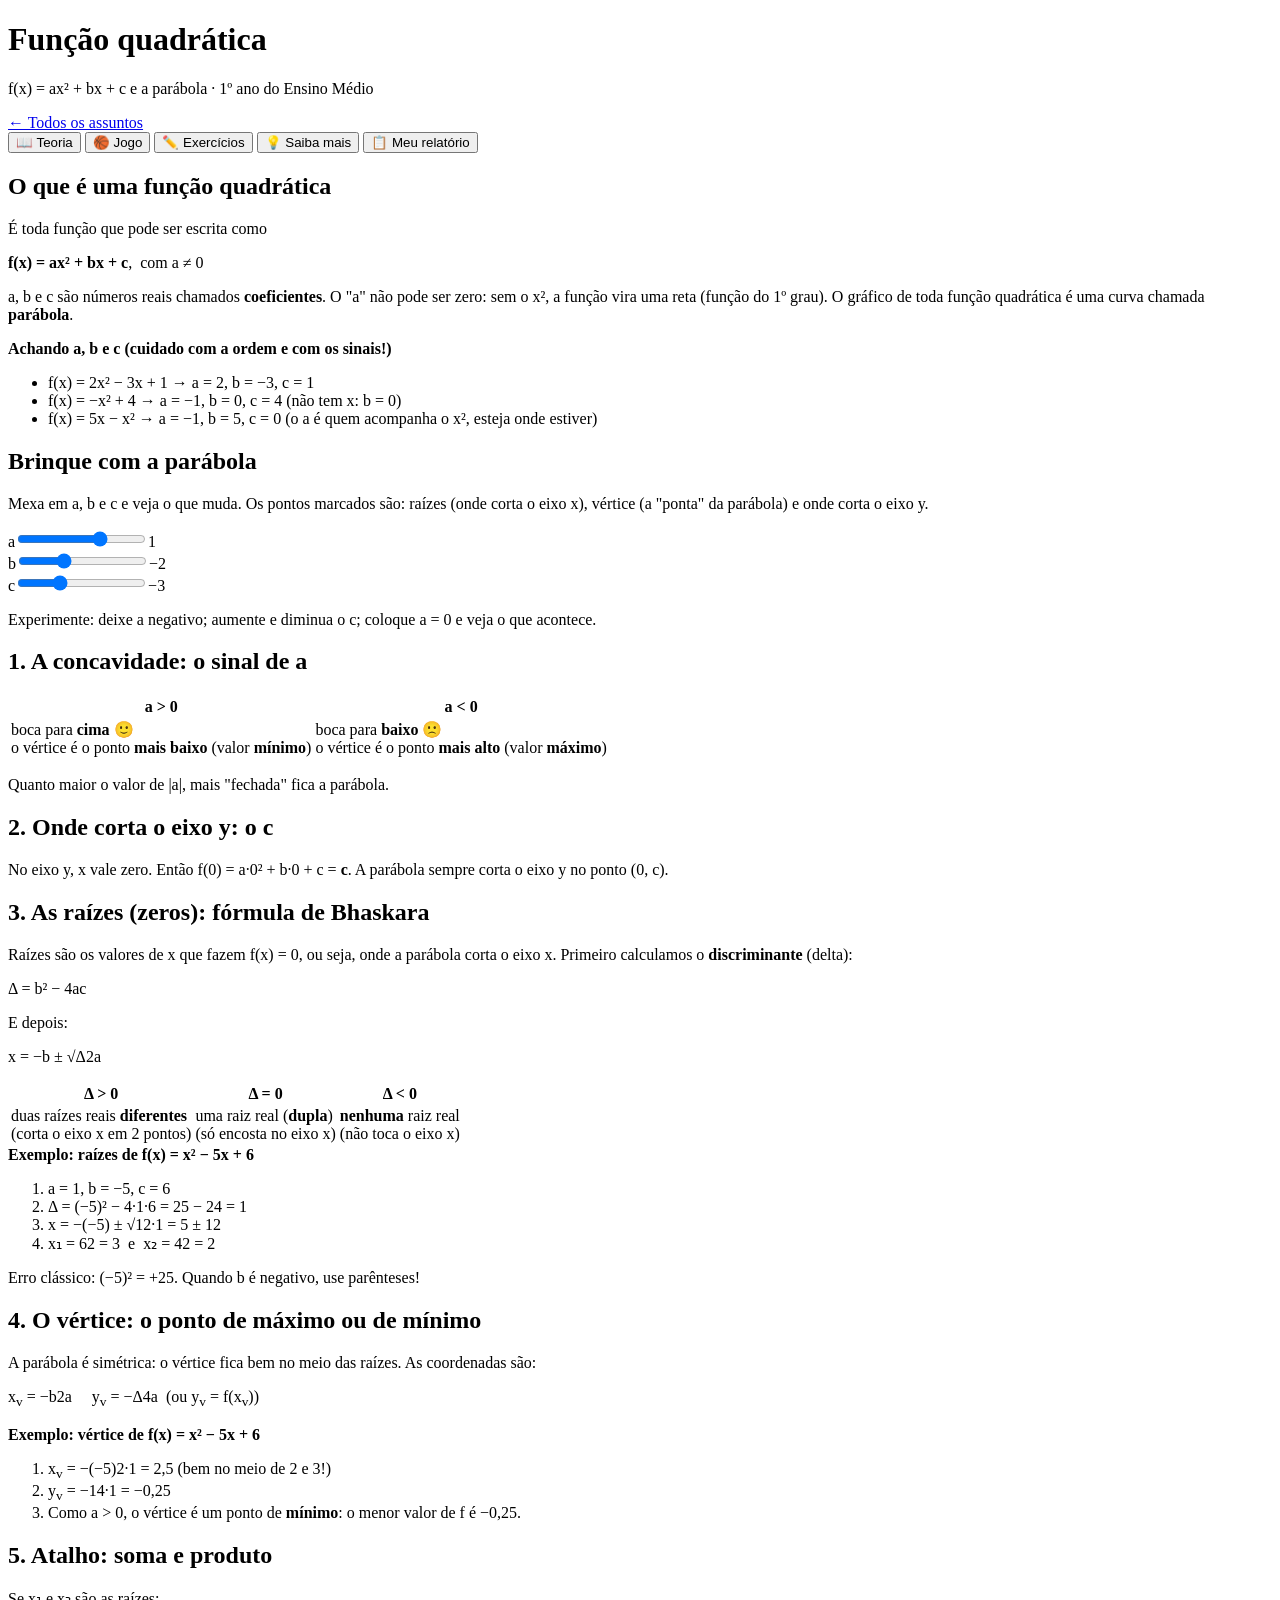
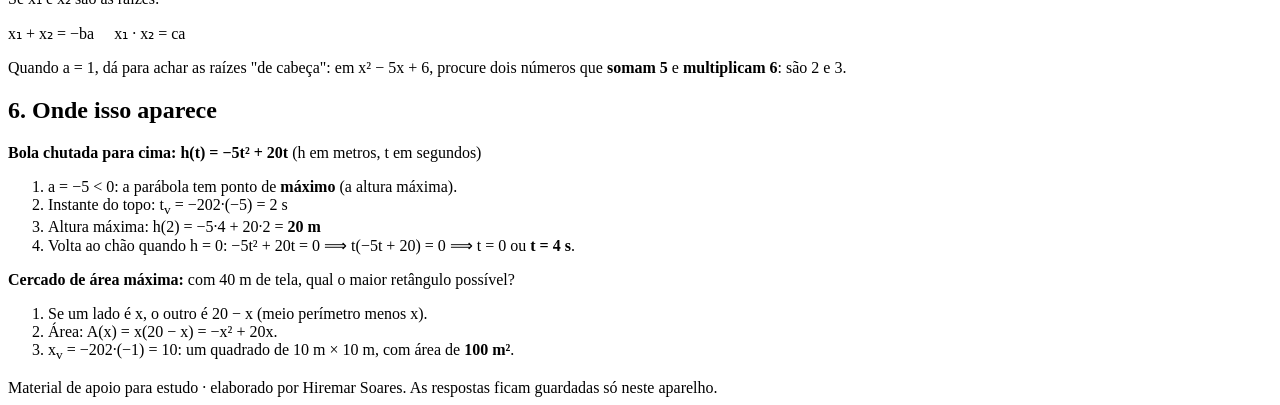
<file: fonte/funcao-quadratica.src.html>
<!DOCTYPE html>
<html lang="pt-BR">
<head>
<meta charset="UTF-8">
<meta name="viewport" content="width=device-width, initial-scale=1">
<title>Função quadrática</title>
<meta name="description" content="Teoria interativa, jogo e exercícios infinitos com justificativa — 1º ano do Ensino Médio.">
<link rel="preconnect" href="https://fonts.googleapis.com">
<link rel="preconnect" href="https://fonts.gstatic.com" crossorigin>
<link href="https://fonts.googleapis.com/css2?family=Atkinson+Hyperlegible:wght@400;700&family=Kalam:wght@400;700&display=swap" rel="stylesheet">
<style>
/*CSS*/
</style>
</head>
<body>

<header class="topo">
  <div class="topo-in">
    <div>
      <h1>Função quadrática</h1>
      <p class="sub">f(x) = ax² + bx + c e a parábola · 1º ano do Ensino Médio</p>
    </div>
    <a class="voltar" href="index.html">← Todos os assuntos</a>
  </div>
</header>

<nav class="abas" aria-label="Partes da aula">
  <div class="abas-in" role="tablist">
    <button class="aba" role="tab" data-aba="teoria">📖 Teoria</button>
    <button class="aba" role="tab" data-aba="jogo">🏀 Jogo</button>
    <button class="aba" role="tab" data-aba="exercicios">✏️ Exercícios</button>
    <button class="aba" role="tab" data-aba="saibamais">💡 Saiba mais</button>
    <button class="aba" role="tab" data-aba="relatorio">📋 Meu relatório</button>
  </div>
</nav>

<main>
<!-- ================= TEORIA ================= -->
<div class="painel" id="teoria">

  <section>
    <h2>O que é uma função quadrática</h2>
    <p>É toda função que pode ser escrita como</p>
    <p class="formula mat"><b>f(x) = ax² + bx + c</b>, &nbsp;com a ≠ 0</p>
    <p>a, b e c são números reais chamados <b>coeficientes</b>. O "a" não pode ser zero: sem o x², a função vira uma reta (função do 1º grau). O gráfico de toda função quadrática é uma curva chamada <b>parábola</b>.</p>
    <div class="exemplo">
      <b>Achando a, b e c (cuidado com a ordem e com os sinais!)</b>
      <ul class="passos">
        <li>f(x) = 2x² − 3x + 1 → a = 2, b = −3, c = 1</li>
        <li>f(x) = −x² + 4 → a = −1, b = 0, c = 4 <span class="nota">(não tem x: b = 0)</span></li>
        <li>f(x) = 5x − x² → a = −1, b = 5, c = 0 <span class="nota">(o a é quem acompanha o x², esteja onde estiver)</span></li>
      </ul>
    </div>
  </section>

  <section>
    <h2>Brinque com a parábola</h2>
    <p>Mexa em a, b e c e veja o que muda. Os pontos marcados são: <span class="mt rosa">raízes</span> (onde corta o eixo x), <span class="mt verde">vértice</span> (a "ponta" da parábola) e <span class="mt amarelo">onde corta o eixo y</span>.</p>
    <div class="figura" id="fig-brinca"></div>
    <div class="controles">
      <div class="controle"><label for="sl-a">a</label><input type="range" id="sl-a" min="-3" max="3" step="0.5" value="1"><output id="out-a">1</output></div>
      <div class="controle"><label for="sl-b">b</label><input type="range" id="sl-b" min="-6" max="6" step="1" value="-2"><output id="out-b">−2</output></div>
      <div class="controle"><label for="sl-c">c</label><input type="range" id="sl-c" min="-8" max="8" step="1" value="-3"><output id="out-c">−3</output></div>
    </div>
    <div class="leitura" id="leitura-brinca"></div>
    <p class="nota">Experimente: deixe a negativo; aumente e diminua o c; coloque a = 0 e veja o que acontece.</p>
  </section>

  <section>
    <h2>1. A concavidade: o sinal de a</h2>
    <div class="rolar"><table class="tab">
      <tr><th>a &gt; 0</th><th>a &lt; 0</th></tr>
      <tr><td>boca para <b>cima</b> 🙂<br>o vértice é o ponto <b>mais baixo</b> (valor <b>mínimo</b>)</td>
          <td>boca para <b>baixo</b> 🙁<br>o vértice é o ponto <b>mais alto</b> (valor <b>máximo</b>)</td></tr>
    </table></div>
    <p>Quanto maior o valor de |a|, mais "fechada" fica a parábola.</p>
  </section>

  <section>
    <h2>2. Onde corta o eixo y: o c</h2>
    <p>No eixo y, x vale zero. Então f(0) = a·0² + b·0 + c = <b>c</b>. A parábola sempre corta o eixo y no ponto <span class="mt amarelo">(0, c)</span>.</p>
  </section>

  <section>
    <h2>3. As raízes (zeros): fórmula de Bhaskara</h2>
    <p>Raízes são os valores de x que fazem f(x) = 0, ou seja, onde a parábola <span class="mt rosa">corta o eixo x</span>. Primeiro calculamos o <b>discriminante</b> (delta):</p>
    <p class="formula mat">Δ = b² − 4ac</p>
    <p>E depois:</p>
    <p class="formula mat">x = <span class="fr"><span>−b ± √Δ</span><span>2a</span></span></p>
    <div class="rolar"><table class="tab">
      <tr><th>Δ &gt; 0</th><th>Δ = 0</th><th>Δ &lt; 0</th></tr>
      <tr><td>duas raízes reais <b>diferentes</b><br>(corta o eixo x em 2 pontos)</td><td>uma raiz real (<b>dupla</b>)<br>(só encosta no eixo x)</td><td><b>nenhuma</b> raiz real<br>(não toca o eixo x)</td></tr>
    </table></div>
    <div class="exemplo">
      <b>Exemplo: raízes de f(x) = x² − 5x + 6</b>
      <ol class="passos">
        <li>a = 1, b = −5, c = 6</li>
        <li>Δ = (−5)² − 4·1·6 = 25 − 24 = 1</li>
        <li>x = <span class="mat"><span class="fr"><span>−(−5) ± √1</span><span>2·1</span></span> = <span class="fr"><span>5 ± 1</span><span>2</span></span></span></li>
        <li>x₁ = <span class="mat"><span class="fr"><span>6</span><span>2</span></span> = 3</span> &nbsp;e&nbsp; x₂ = <span class="mat"><span class="fr"><span>4</span><span>2</span></span> = 2</span></li>
      </ol>
      <p class="nota">Erro clássico: (−5)² = +25. Quando b é negativo, use parênteses!</p>
    </div>
  </section>

  <section>
    <h2>4. O vértice: o ponto de máximo ou de mínimo</h2>
    <p>A parábola é simétrica: o vértice fica bem no meio das raízes. As coordenadas são:</p>
    <p class="formula mat">x<sub>v</sub> = <span class="fr"><span>−b</span><span>2a</span></span> &nbsp;&nbsp;&nbsp; y<sub>v</sub> = <span class="fr"><span>−Δ</span><span>4a</span></span> &nbsp;(ou y<sub>v</sub> = f(x<sub>v</sub>))</p>
    <div class="exemplo">
      <b>Exemplo: vértice de f(x) = x² − 5x + 6</b>
      <ol class="passos">
        <li>x<sub>v</sub> = <span class="mat"><span class="fr"><span>−(−5)</span><span>2·1</span></span> = 2,5</span> (bem no meio de 2 e 3!)</li>
        <li>y<sub>v</sub> = <span class="mat"><span class="fr"><span>−1</span><span>4·1</span></span> = −0,25</span></li>
        <li>Como a &gt; 0, o vértice é um ponto de <b>mínimo</b>: o menor valor de f é −0,25.</li>
      </ol>
    </div>
  </section>

  <section>
    <h2>5. Atalho: soma e produto</h2>
    <p>Se x₁ e x₂ são as raízes:</p>
    <p class="formula mat">x₁ + x₂ = <span class="fr"><span>−b</span><span>a</span></span> &nbsp;&nbsp;&nbsp; x₁ · x₂ = <span class="fr"><span>c</span><span>a</span></span></p>
    <p>Quando a = 1, dá para achar as raízes "de cabeça": em x² − 5x + 6, procure dois números que <b>somam 5</b> e <b>multiplicam 6</b>: são 2 e 3.</p>
  </section>

  <section>
    <h2>6. Onde isso aparece</h2>
    <div class="exemplo">
      <b>Bola chutada para cima: h(t) = −5t² + 20t</b> (h em metros, t em segundos)
      <ol class="passos">
        <li>a = −5 &lt; 0: a parábola tem ponto de <b>máximo</b> (a altura máxima).</li>
        <li>Instante do topo: t<sub>v</sub> = <span class="mat"><span class="fr"><span>−20</span><span>2·(−5)</span></span> = 2 s</span></li>
        <li>Altura máxima: h(2) = −5·4 + 20·2 = <b>20 m</b></li>
        <li>Volta ao chão quando h = 0: −5t² + 20t = 0 ⟹ t(−5t + 20) = 0 ⟹ t = 0 ou <b>t = 4 s</b>.</li>
      </ol>
    </div>
    <div class="exemplo">
      <b>Cercado de área máxima:</b> com 40 m de tela, qual o maior retângulo possível?
      <ol class="passos">
        <li>Se um lado é x, o outro é 20 − x (meio perímetro menos x).</li>
        <li>Área: A(x) = x(20 − x) = −x² + 20x.</li>
        <li>x<sub>v</sub> = <span class="mat"><span class="fr"><span>−20</span><span>2·(−1)</span></span> = 10</span>: um quadrado de 10 m × 10 m, com área de <b>100 m²</b>.</li>
      </ol>
    </div>
  </section>
</div>

<!-- ================= JOGO ================= -->
<div class="painel" id="jogo" hidden>
  <section>
    <h2>🏀 Arremesso parabólico</h2>
    <p>A bola sai da origem (0, 0) e segue a parábola <b>f(x) = ax² + bx</b>. Ajuste os coeficientes para a bola passar pela cesta! No nível 1 você só mexe no b; a partir do nível 2, no a e no b.</p>
    <div class="placar"><span>Nível: <b id="j-nivel">1</b></span><span>Cestas: <b id="j-cestas">0</b></span><span>Pontos: <b id="j-pontos">0</b></span><span>Tentativas nesta cesta: <b id="j-tent">0</b></span></div>
    <p class="pedido" id="j-funcao" aria-live="polite"></p>
    <div class="figura" id="j-fig"></div>
    <div class="controles">
      <div class="controle" id="ctl-a"><label for="j-a">a</label><input type="range" id="j-a" min="-1.5" max="-0.05" step="0.05" value="-0.5"><output id="j-out-a"></output></div>
      <div class="controle"><label for="j-b">b</label><input type="range" id="j-b" min="0" max="8" step="0.25" value="2"><output id="j-out-b"></output></div>
    </div>
    <div class="linha-btn"><button class="btn" id="j-lancar">Arremessar</button><button class="btn claro" id="j-pular">Outra cesta</button></div>
    <div id="j-msg" aria-live="polite"></div>
    <p class="nota">Dica: f(x) = ax² + bx vale 0 em x = 0 e em x = −b/a. A bola "cai" de volta no chão nesse segundo ponto!</p>
  </section>
</div>

<!-- ================= EXERCÍCIOS ================= -->
<div class="painel" id="exercicios" hidden>
  <section>
    <h2>✏️ Exercícios sem fim</h2>
    <p>As questões são sorteadas na hora: dá para treinar quanto quiser. Escolha os assuntos abaixo. Depois de responder, aparece a justificativa e tudo vai para o seu relatório.</p>
    <div id="quiz"></div>
  </section>
</div>

<!-- ================= SAIBA MAIS ================= -->
<div class="painel" id="saibamais" hidden>
  <section>
    <h2>💡 Estudo do sinal</h2>
    <p>Às vezes a pergunta não é "quanto vale f(x)?", mas "para quais x a função é positiva?". Basta olhar a parábola em relação ao eixo x:</p>
    <div class="figura" id="fig-sinal" style="max-width:520px"></div>
    <p>Para f(x) = x² − 2x − 3 (raízes −1 e 3, boca para cima):</p>
    <ul>
      <li>f(x) &gt; 0 (acima do eixo) quando <b>x &lt; −1 ou x &gt; 3</b>;</li>
      <li>f(x) = 0 quando <b>x = −1 ou x = 3</b>;</li>
      <li>f(x) &lt; 0 (abaixo do eixo) quando <b>−1 &lt; x &lt; 3</b>.</li>
    </ul>
    <p class="nota">Regra de bolso: "fora das raízes, o sinal de a; entre as raízes, o sinal contrário".</p>
  </section>
  <section>
    <h2>💡 Forma fatorada e forma canônica</h2>
    <p>A mesma função pode ser escrita de três jeitos. Cada um mostra algo de bandeja:</p>
    <div class="rolar"><table class="tab">
      <tr><th>Forma</th><th>Exemplo</th><th>O que mostra</th></tr>
      <tr><td>geral</td><td class="mat">x² − 2x − 3</td><td>o c (corte no eixo y)</td></tr>
      <tr><td>fatorada: a(x − x₁)(x − x₂)</td><td class="mat">(x + 1)(x − 3)</td><td>as raízes −1 e 3</td></tr>
      <tr><td>canônica: a(x − x<sub>v</sub>)² + y<sub>v</sub></td><td class="mat">(x − 1)² − 4</td><td>o vértice (1, −4)</td></tr>
    </table></div>
  </section>
</div>

<!-- ================= RELATÓRIO ================= -->
<div class="painel" id="relatorio" hidden><section id="rel"></section></div>
</main>

<footer class="rodape">Material de apoio para estudo · elaborado por Hiremar Soares. As respostas ficam guardadas só neste aparelho.</footer>

<script>
/*JS*/
</script>
<script>
const par = (n) => (n < 0 ? `(${U.num(n)})` : U.num(n));        // número negativo entre parênteses
const sgn = (n) => (n < 0 ? `− ${U.num(-n)}` : `+ ${U.num(n)}`);  // "+ 3" ou "− 3"

/* ================= TEORIA: PARÁBOLA INTERATIVA ================= */
function desenharBrinca() {
  const a = +document.getElementById("sl-a").value, b = +document.getElementById("sl-b").value, c = +document.getElementById("sl-c").value;
  document.getElementById("out-a").textContent = U.num(a, 1);
  document.getElementById("out-b").textContent = U.num(b);
  document.getElementById("out-c").textContent = U.num(c);
  document.getElementById("fig-brinca").innerHTML = grafico({ a, b, c, pontos: true, rotulos: true, W: 460, H: 380, x0: -8, x1: 8, y0: -10, y1: 10 });
  const L = document.getElementById("leitura-brinca");
  if (a === 0) {
    L.innerHTML = `<div style="grid-column:1/-1"><small>${U.poli(a, b, c)}</small><b>Com a = 0 não existe x²: isso é uma <u>reta</u>, não uma função quadrática!</b></div>`;
    return;
  }
  const D = b * b - 4 * a * c, xv = -b / (2 * a), yv = -D / (4 * a);
  let raizes;
  if (D > 0) { const r1 = (-b - Math.sqrt(D)) / (2 * a), r2 = (-b + Math.sqrt(D)) / (2 * a); raizes = `x = ${U.num(Math.min(r1, r2))} e x = ${U.num(Math.max(r1, r2))}`; }
  else if (D === 0) raizes = `x = ${U.num(xv)} (raiz dupla)`;
  else raizes = "não tem raiz real";
  L.innerHTML = `
    <div style="grid-column:1/-1"><small>a função</small><b>${U.poli(a, b, c)}</b></div>
    <div><small>concavidade</small><b>${a > 0 ? "para cima 🙂" : "para baixo 🙁"}</b></div>
    <div><small>Δ = b² − 4ac</small><b>${par(b)}² − 4·${par(a)}·${par(c)} = ${U.num(D)}</b></div>
    <div><small><span class="mt rosa">raízes</span></small><b>${raizes}</b></div>
    <div><small><span class="mt verde">vértice</span></small><b>(${U.num(xv)}; ${U.num(yv)})</b></div>
    <div><small><span class="mt amarelo">corta o eixo y</span></small><b>(0; ${U.num(c)})</b></div>
    <div><small>${a > 0 ? "valor mínimo" : "valor máximo"}</small><b>${U.num(yv)}</b></div>`;
}
["sl-a", "sl-b", "sl-c"].forEach((id) => document.getElementById(id).addEventListener("input", desenharBrinca));

document.getElementById("fig-sinal").innerHTML = grafico({
  a: 1, b: -2, c: -3, pontos: true, W: 480, H: 300, x0: -4, x1: 6, y0: -5, y1: 6,
  extra: (X, Y) => {
    let s = "";
    const faixa = (xa, xb, cor) => `<rect x="${X(xa)}" y="${Y(0) - 6}" width="${X(xb) - X(xa)}" height="12" fill="${cor}" opacity="0.55"/>`;
    s += faixa(-4, -1, COR.verde) + faixa(3, 6, COR.verde) + faixa(-1, 3, COR.rosa);
    s += `<text x="${X(-2.6)}" y="${Y(3)}" font-family="Kalam, cursive" font-size="17" font-weight="700" fill="${COR.certo || "#157347"}">f &gt; 0</text>`;
    s += `<text x="${X(4)}" y="${Y(3)}" font-family="Kalam, cursive" font-size="17" font-weight="700" fill="#157347">f &gt; 0</text>`;
    s += `<text x="${X(0.3)}" y="${Y(-2.2)}" font-family="Kalam, cursive" font-size="17" font-weight="700" fill="#b42335">f &lt; 0</text>`;
    return s;
  },
});

/* ================= JOGO: ARREMESSO ================= */
const J = {
  nivel: 1, cestas: 0, pontos: 0, tent: 0, alvo: null, aFixo: -0.5, voando: false, rastro: null,
  JAN: { x0: -0.5, x1: 11, y0: -0.6, y1: 8.5 },
  novaCesta() {
    for (let k = 0; k < 500; k++) {
      const a = this.nivel === 1 ? U.pick([-0.25, -0.5, -1]) : U.pick([-0.2, -0.3, -0.4, -0.6, -0.75, -1.2]);
      const b = this.nivel === 1 ? U.rand(2, 16) / 2 : U.rand(4, 30) / 4;
      const p = U.rand(3, 9) + (this.nivel >= 3 ? 0.5 : 0);
      const q = a * p * p + b * p;
      if (q >= 1.2 && q <= 7.5 && b <= 8) { this.alvo = { p, q }; this.aFixo = a; break; }
    }
    this.tent = 0; this.rastro = null;
    document.getElementById("j-msg").innerHTML = "";
    document.getElementById("ctl-a").style.display = this.nivel === 1 ? "none" : "";
    document.getElementById("j-a").value = this.nivel === 1 ? this.aFixo : -0.5;
    this.atualizar();
  },
  ab() { return { a: this.nivel === 1 ? this.aFixo : +document.getElementById("j-a").value, b: +document.getElementById("j-b").value }; },
  atualizar(bolaX) {
    const { a, b } = this.ab();
    document.getElementById("j-out-a").textContent = U.num(a, 2);
    document.getElementById("j-out-b").textContent = U.num(b, 2);
    document.getElementById("j-funcao").innerHTML = U.poli(a, b, 0);
    ["j-nivel", "j-cestas", "j-pontos", "j-tent"].forEach((id, i) => document.getElementById(id).textContent = [this.nivel, this.cestas, this.pontos, this.tent][i]);
    const { p, q } = this.alvo, alvo = this.alvo;
    const rastro = this.rastro;
    document.getElementById("j-fig").innerHTML = grafico({
      a: 0, b: 0, c: -100, numeros: true, W: 460, H: 380, ...this.JAN,
      extra: (X, Y) => {
        let s = "";
        // cesta: aro laranja + rede
        s += `<line x1="${X(p - 0.32)}" y1="${Y(q)}" x2="${X(p + 0.32)}" y2="${Y(q)}" stroke="#f08c00" stroke-width="5" stroke-linecap="round"/>`;
        s += `<path d="M${X(p - 0.3)},${Y(q)} L${X(p - 0.18)},${Y(q - 0.5)} L${X(p + 0.18)},${Y(q - 0.5)} L${X(p + 0.3)},${Y(q)}" fill="none" stroke="${COR.tinta2}" stroke-width="1.4" stroke-dasharray="3 2"/>`;
        s += `<text x="${X(p)}" y="${Y(q) - 10}" text-anchor="middle" font-family="Kalam, cursive" font-size="15" font-weight="700" fill="${COR.tinta}" stroke="#fff" stroke-width="4" paint-order="stroke">(${U.num(p)}; ${U.num(q, 2)})</text>`;
        // prévia pontilhada só no comecinho da trajetória
        let d = "";
        for (let i = 0; i <= 20; i++) { const x = (1.2 * i) / 20; d += (i ? "L" : "M") + X(x).toFixed(1) + "," + Y(a * x * x + b * x).toFixed(1); }
        s += `<path d="${d}" fill="none" stroke="${COR.tinta2}" stroke-width="2" stroke-dasharray="4 4"/>`;
        if (rastro) s += `<path d="${rastro}" fill="none" stroke="#f08c00" stroke-width="2.5" opacity="0.8"/>`;
        if (bolaX !== undefined) { const y = a * bolaX * bolaX + b * bolaX; s += `<circle cx="${X(bolaX)}" cy="${Y(y)}" r="9" fill="#f08c00" stroke="${COR.tinta}" stroke-width="1.5"/>`; }
        else s += `<circle cx="${X(0)}" cy="${Y(0)}" r="9" fill="#f08c00" stroke="${COR.tinta}" stroke-width="1.5"/>`;
        return s;
      },
    });
  },
  lancar() {
    if (this.voando) return;
    this.voando = true; this.tent++;
    const { a, b } = this.ab();
    const { x1, y0 } = this.JAN;
    const W = 460, H = 380, X = (x) => ((x - this.JAN.x0) / (x1 - this.JAN.x0)) * W, Y = (y) => H - ((y - y0) / (this.JAN.y1 - y0)) * H;
    const fim = Math.min(x1, Math.max(0.5, -b / a));
    const dur = matchMedia("(prefers-reduced-motion: reduce)").matches ? 0 : 1400;
    const t0 = performance.now();
    const passo = (agora) => {
      const t = dur ? Math.min(1, (agora - t0) / dur) : 1, x = t * fim;
      let d = "";
      for (let i = 0; i <= 60; i++) { const xi = (x * i) / 60; d += (i ? "L" : "M") + X(xi).toFixed(1) + "," + Y(a * xi * xi + b * xi).toFixed(1); }
      this.rastro = d;
      this.atualizar(x);
      if (t < 1) requestAnimationFrame(passo); else this.conferir(a, b);
    };
    requestAnimationFrame(passo);
  },
  conferir(a, b) {
    this.voando = false;
    const { p, q } = this.alvo, y = a * p * p + b * p, erro = y - q;
    const m = document.getElementById("j-msg");
    const xv = -b / (2 * a), yv = a * xv * xv + b * xv;
    if (Math.abs(erro) <= 0.3) {
      const ganho = Math.max(1, 4 - this.tent);
      this.cestas++; this.pontos += ganho;
      const subiu = this.cestas % 3 === 0 && this.nivel < 3;
      m.innerHTML = `<div class="exemplo" style="border-color:#157347"><b>🏀 Cesta! +${ganho} ponto${ganho > 1 ? "s" : ""}</b>
        Com ${U.poli(a, b, 0)}: f(${U.num(p)}) = ${U.num(a, 2)}·${U.num(p)}² + ${U.num(b, 2)}·${U.num(p)} ≈ ${U.num(y, 2)}, bem na altura da cesta (${U.num(q, 2)}).
        <br>A bola subiu até a altura máxima y<sub>v</sub> ≈ ${U.num(yv, 2)}, em x<sub>v</sub> = −b/2a ≈ ${U.num(xv, 2)}.
        ${subiu ? `<br><b>⭐ Você passou para o nível ${this.nivel + 1}!</b> ${this.nivel === 1 ? "Agora você também controla o a." : "Agora a cesta fica em posições quebradas."}` : ""}
        <div class="linha-btn"><button class="btn" id="j-prox">Próxima cesta</button></div></div>`;
      if (subiu) this.nivel++;
      document.getElementById("j-prox").addEventListener("click", () => this.novaCesta());
      this.atualizar();
    } else {
      let dica;
      if (this.nivel === 1) dica = erro < 0 ? "A bola passou <b>abaixo</b> da cesta: aumente o b (a parábola fica mais alta e mais larga)." : "A bola passou <b>acima</b> da cesta: diminua o b.";
      else dica = erro < 0 ? "Passou <b>abaixo</b>: aumente o b ou deixe o a mais perto de zero (a parábola abre mais)." : "Passou <b>acima</b>: diminua o b ou deixe o a mais negativo (a parábola fecha).";
      m.innerHTML = `<p class="nota">Em x = ${U.num(p)}, a bola estava em y ≈ ${U.num(y, 2)}, e a cesta está em ${U.num(q, 2)}. ${dica}</p>`;
      this.atualizar();
    }
  },
};
["j-a", "j-b"].forEach((id) => document.getElementById(id).addEventListener("input", () => { if (!J.voando) { J.rastro = null; J.atualizar(); } }));
document.getElementById("j-lancar").addEventListener("click", () => J.lancar());
document.getElementById("j-pular").addEventListener("click", () => J.novaCesta());

/* ================= EXERCÍCIOS ================= */
const naoZero = (a, b) => { let v; do v = U.rand(a, b); while (v === 0); return v; };
const ponto = (x, y) => `(${U.num(x)}; ${U.num(y)})`;
function resolBhaskara(a, b, c) {
  const D = b * b - 4 * a * c;
  let s = `<li>a = ${U.num(a)}, b = ${U.num(b)}, c = ${U.num(c)}</li>
    <li>Δ = b² − 4ac = ${par(b)}² − 4·${par(a)}·${par(c)} = ${U.num(b * b)} ${sgn(-4 * a * c)} = <b>${U.num(D)}</b></li>`;
  if (D < 0) return s + `<li>Δ &lt; 0: não existe raiz real (não há raiz quadrada real de número negativo).</li>`;
  const rq = Math.sqrt(D);
  s += `<li>x = <span class="mat">${U.frx(`${b === 0 ? "" : "−" + par(b) + " "}± √${U.num(D)}`, `2·${par(a)}`)} = ${U.frx(`${b === 0 ? "" : U.num(-b) + " "}± ${U.num(rq)}`, U.num(2 * a))}</span></li>`;
  if (D === 0) return s + `<li>Δ = 0: raiz dupla x = <b>${U.fr(-b, 2 * a)}</b></li>`;
  return s + `<li>x₁ = ${U.frx(U.num(-b + rq), U.num(2 * a))} = <b>${U.fr(-b + rq, 2 * a)}</b> &nbsp;e&nbsp; x₂ = ${U.frx(U.num(-b - rq), U.num(2 * a))} = <b>${U.fr(-b - rq, 2 * a)}</b></li>`;
}
function raizesInteiras(aOpcoes = [1, 1, 1, -1, 2]) {
  const a = U.pick(aOpcoes);
  let r1, r2;
  do { r1 = U.rand(-6, 6); r2 = U.rand(-6, 6); } while (r1 === 0 && r2 === 0);
  if (r1 > r2) [r1, r2] = [r2, r1];
  return { a, r1, r2, b: -a * (r1 + r2), c: a * r1 * r2 };
}
const conjunto = (r1, r2) => r1 === r2 ? `x = ${U.num(r1)} (raiz dupla)` : `x = ${U.num(Math.min(r1, r2))} e x = ${U.num(Math.max(r1, r2))}`;
// escreve a função com os termos fora da ordem de vez em quando
function poliBaguncado(a, b, c) {
  const termos = [{ k: a, x: "x²" }, { k: b, x: "x" }, { k: c, x: "" }].filter((t) => t.k !== 0);
  const ord = Math.random() < 0.45 ? U.shuffle(termos) : termos;
  let s = "";
  ord.forEach((t, i) => {
    const v = Math.abs(t.k), coef = v === 1 && t.x ? "" : U.num(v);
    s += i === 0 ? (t.k < 0 ? "−" : "") + coef + t.x : (t.k < 0 ? " − " : " + ") + coef + t.x;
  });
  return "f(x) = " + s;
}

const GERADORES = {
  coef: {
    nome: "Coeficientes a, b e c",
    gerar() {
      const a = naoZero(-4, 4), b = Math.random() < 0.2 ? 0 : naoZero(-7, 7);
      let c = Math.random() < 0.2 ? 0 : naoZero(-9, 9); if (b === 0 && c === 0) c = naoZero(-9, 9);
      const txt = (A, B, C) => `a = ${U.num(A)}, b = ${U.num(B)}, c = ${U.num(C)}`;
      return {
        enun: `Quais são os coeficientes de <b>${poliBaguncado(a, b, c)}</b>?`,
        certa: txt(a, b, c),
        erradas: [
          { html: txt(Math.abs(a), Math.abs(b), Math.abs(c)), porque: "os sinais fazem parte dos coeficientes: o sinal que vem antes do termo vai junto." },
          { html: txt(a, c, b), porque: "b é o número que acompanha o x; c é o termo sem x." },
          { html: txt(c, b, a), porque: "a é sempre quem acompanha o x², não importa a posição em que ele aparece." },
          { html: txt(a, -b, c), porque: `confira o sinal do termo com x: b = ${U.num(b)}.` },
          { html: txt(b, a, c), porque: "a é quem acompanha o x² e b quem acompanha o x." },
          { html: txt(-a, b, c), porque: `confira o sinal do termo com x²: a = ${U.num(a)}.` },
          { html: txt(a, b, -c), porque: `confira o sinal do termo sem x: c = ${U.num(c)}.` },
          { html: txt(a, b, c + 1), porque: `o termo sem x é c = ${U.num(c)}.` },
        ],
        resol: `<p>Reorganize na ordem ax² + bx + c: <b>${U.poli(a, b, c)}</b>.</p><p>Quem acompanha x² é o <b>a = ${U.num(a)}</b>; quem acompanha x é o <b>b = ${U.num(b)}</b>${b === 0 ? " (não aparece termo com x)" : ""}; o termo sem x é o <b>c = ${U.num(c)}</b>${c === 0 ? " (não aparece)" : ""}.</p>`,
      };
    },
  },

  delta: {
    nome: "Discriminante (Δ)",
    gerar() {
      let a, b, c;
      const tipo = U.pick([1, 0, -1]);
      if (tipo >= 0) { const r = raizesInteiras([1, -1, 2, -2]); if (tipo === 0) { r.r2 = r.r1; r.b = -2 * r.a * r.r1; r.c = r.a * r.r1 * r.r1; } ({ a, b, c } = r); }
      else { a = U.pick([1, 2, -1, 3]); b = U.rand(-4, 4); c = a > 0 ? U.rand(Math.ceil((b * b) / (4 * a)) + 1, 9) : -U.rand(Math.ceil((b * b) / 4) + 1, 9); }
      const D = b * b - 4 * a * c;
      if (Math.random() < 0.5) {
        return {
          enun: `Calcule o discriminante <b>Δ</b> de <b>${U.poli(a, b, c)}</b>.`,
          certa: `Δ = ${U.num(D)}`,
          erradas: [
            { html: `Δ = ${U.num(-b * b - 4 * a * c)}`, porque: `b² nunca é negativo: ${par(b)}² = ${U.num(b * b)}, e não ${U.num(-b * b)}.` },
            { html: `Δ = ${U.num(b * b + 4 * a * c)}`, porque: "o sinal do 4ac ficou trocado. Cuidado com o jogo de sinais em −4·a·c." },
            { html: `Δ = ${U.num(b - 4 * a * c)}`, porque: "faltou elevar o b ao quadrado." },
            { html: `Δ = ${U.num(b * b - 2 * a * c)}`, porque: "é 4ac, e não 2ac." },
            { html: `Δ = ${U.num(D + 2)}`, porque: "confira a conta: Δ = b² − 4ac." },
            { html: `Δ = ${U.num(D - 4)}`, porque: "confira a conta: Δ = b² − 4ac." },
            { html: `Δ = ${U.num(b * b + 4)}`, porque: "confira a conta de 4·a·c." },
          ],
          resol: `<ol class="passos">${resolBhaskara(a, b, c).split("</li>").slice(0, 2).join("</li>")}</li></ol>`,
        };
      }
      const nomes = { 1: "Duas raízes reais diferentes", 0: "Uma raiz real (raiz dupla)", "-1": "Nenhuma raiz real" };
      const k = Math.sign(D);
      return {
        enun: `Quantas raízes reais tem <b>${U.poli(a, b, c)}</b>?`,
        certa: nomes[k],
        erradas: [
          { html: nomes[1], porque: "duas raízes diferentes só acontecem quando Δ > 0." },
          { html: nomes[0], porque: "raiz dupla só acontece quando Δ = 0." },
          { html: nomes[-1], porque: "nenhuma raiz real só acontece quando Δ < 0." },
          { html: "Três raízes reais", porque: "uma função do 2º grau tem no máximo duas raízes." },
        ],
        resol: `<ol class="passos">${resolBhaskara(a, b, c).split("</li>").slice(0, 2).join("</li>")}</li>
          <li>Como Δ ${D > 0 ? "&gt; 0" : D === 0 ? "= 0" : "&lt; 0"}: <b>${nomes[k].toLowerCase()}</b>.</li></ol>`,
      };
    },
  },

  raizes: {
    nome: "Raízes (Bhaskara)",
    gerar() {
      const { a, r1, r2, b, c } = raizesInteiras();
      return {
        enun: `Quais são as raízes de <b>${U.poli(a, b, c)}</b>?`,
        fig: "",
        certa: conjunto(r1, r2),
        erradas: [
          { html: conjunto(-r1, -r2), porque: "os sinais ficaram trocados. Lembre: x = (−b ± √Δ) ÷ 2a — o −b muda o sinal de b." },
          { html: conjunto(r1, -r2), porque: "uma das raízes ficou com o sinal trocado. Teste: substitua na função e veja se dá zero." },
          { html: conjunto(2 * a * r1, 2 * a * r2), porque: "faltou dividir por 2a." },
          { html: conjunto(r1 + 1, r2 + 1), porque: "confira o Δ e a raiz quadrada." },
          { html: conjunto(r1 - 2, r2 + 2), porque: "teste substituindo na função: esses valores não dão zero." },
          { html: "Não tem raiz real", porque: `aqui Δ = ${U.num(b * b - 4 * a * c)} ≥ 0, então existem raízes reais.` },
        ],
        resol: `<ol class="passos">${resolBhaskara(a, b, c)}</ol>${a === 1 && r1 !== r2 ? `<p class="nota">Atalho por soma e produto: dois números que somam ${U.num(-b)} e multiplicam ${U.num(c)}: ${U.num(r1)} e ${U.num(r2)}.</p>` : ""}`,
      };
    },
  },

  vertice: {
    nome: "Vértice",
    gerar() {
      const a = U.pick([1, -1, 2, -2]), xv = naoZero(-4, 4), yv = U.rand(-6, 6);
      const b = -2 * a * xv, c = a * xv * xv + yv, D = b * b - 4 * a * c;
      return {
        enun: `Qual é o vértice da parábola de <b>${U.poli(a, b, c)}</b>?`,
        certa: `V = ${ponto(xv, yv)}`,
        erradas: [
          { html: `V = ${ponto(-xv, yv)}`, porque: "o x do vértice é −b ÷ 2a: o sinal de menos na frente do b é obrigatório." },
          { html: `V = ${ponto(xv, -yv)}`, porque: "o y do vértice é −Δ ÷ 4a (ou f(xᵥ)). Faltou o sinal de menos." },
          { html: `V = ${ponto(yv, xv)}`, porque: "as coordenadas ficaram invertidas: primeiro vem o x, depois o y." },
          { html: `V = ${ponto(-b / a, yv)}`, porque: "o x do vértice é −b ÷ 2a, não −b ÷ a." },
          { html: `V = ${ponto(xv, c)}`, porque: "c é onde a parábola corta o eixo y, não o y do vértice." },
        ],
        resol: `<ol class="passos"><li>x<sub>v</sub> = ${U.frx("−b", "2a")} = ${U.frx(`−${par(b)}`, `2·${par(a)}`)} = <b>${U.num(xv)}</b></li>
          <li>y<sub>v</sub> = f(${U.num(xv)}) = ${U.num(a)}·${par(xv)}² ${sgn(b)}·${par(xv)} ${sgn(c)} = <b>${U.num(yv)}</b></li>
          <li>Conferindo pela fórmula: Δ = ${U.num(D)}, então y<sub>v</sub> = ${U.frx("−Δ", "4a")} = ${U.frx(U.num(-D), U.num(4 * a))} = ${U.num(yv)} ✔</li></ol>`,
      };
    },
  },

  maxmin: {
    nome: "Máximo ou mínimo",
    gerar() {
      const a = U.pick([1, -1, 2, -2, 3, -3]), xv = U.rand(-4, 4);
      let yv = naoZero(-8, 8); if (yv === xv) yv = yv === -1 ? -2 : yv + 1;
      const b = -2 * a * xv, c = a * xv * xv + yv;
      const tipo = a > 0 ? "mínimo" : "máximo", outro = a > 0 ? "máximo" : "mínimo";
      return {
        enun: `A função <b>${U.poli(a, b, c)}</b> tem valor máximo ou mínimo? Qual é esse valor?`,
        certa: `Valor ${tipo}, igual a ${U.num(yv)}`,
        erradas: [
          { html: `Valor ${outro}, igual a ${U.num(yv)}`, porque: `a = ${U.num(a)} é ${a > 0 ? "positivo: boca para cima, então o vértice é o ponto mais baixo (mínimo)" : "negativo: boca para baixo, então o vértice é o ponto mais alto (máximo)"}.` },
          { html: `Valor ${tipo}, igual a ${U.num(xv)}`, porque: `${U.num(xv)} é o x do vértice (onde o ${tipo} acontece). O valor ${tipo} é o y do vértice.` },
          { html: `Valor ${tipo}, igual a ${U.num(c)}`, porque: "c é onde a parábola corta o eixo y, não o valor extremo." },
          { html: `Valor ${outro}, igual a ${U.num(xv)}`, porque: "tipo errado e valor errado: veja o sinal de a e calcule o y do vértice." },
        ],
        resol: `<ol class="passos"><li>a = ${U.num(a)} ${a > 0 ? "&gt; 0 → boca para cima 🙂 → o vértice é ponto de <b>mínimo</b>" : "&lt; 0 → boca para baixo 🙁 → o vértice é ponto de <b>máximo</b>"}.</li>
          <li>x<sub>v</sub> = ${U.frx(`−${par(b)}`, `2·${par(a)}`)} = ${U.num(xv)}</li>
          <li>y<sub>v</sub> = f(${U.num(xv)}) = <b>${U.num(yv)}</b>: esse é o valor ${tipo}.</li></ol>`,
      };
    },
  },

  grafico: {
    nome: "Lendo o gráfico",
    gerar() {
      let r;
      do r = raizesInteiras([1, -1]); while (r.c === 0 || r.r1 === r.r2 || Math.abs(r.c) > 9 || Math.abs(-r.b / (2 * r.a)) > 6);
      const { a, b, c } = r;
      const yv = c - (b * b) / (4 * a);
      const lim = Math.max(10, Math.ceil(Math.abs(yv)) + 1);
      const txt = (sa, sc) => `a ${sa > 0 ? "&gt;" : "&lt;"} 0 e c ${sc > 0 ? "&gt;" : "&lt;"} 0`;
      const sa = Math.sign(a), sc = Math.sign(c);
      return {
        enun: "Observe o gráfico de f(x) = ax² + bx + c. O que podemos afirmar sobre os sinais de a e c?",
        fig: grafico({ a, b, c, W: 400, H: 300, x0: -8, x1: 8, y0: -lim, y1: lim, numeros: false }),
        certa: txt(sa, sc),
        erradas: [
          { html: txt(-sa, sc), porque: `a parábola tem a boca virada para ${a > 0 ? "cima, então a > 0" : "baixo, então a < 0"}.` },
          { html: txt(sa, -sc), porque: `a parábola corta o eixo y ${c > 0 ? "acima" : "abaixo"} da origem, então c ${c > 0 ? "> 0" : "< 0"}.` },
          { html: txt(-sa, -sc), porque: "os dois sinais estão trocados: olhe a boca da parábola (a) e onde ela corta o eixo y (c)." },
        ],
        resol: `<ol class="passos"><li>Boca para ${a > 0 ? "cima" : "baixo"} → <b>a ${a > 0 ? "&gt;" : "&lt;"} 0</b>.</li>
          <li>Corta o eixo y no ponto (0, c), que está ${c > 0 ? "acima" : "abaixo"} da origem → <b>c ${c > 0 ? "&gt;" : "&lt;"} 0</b>.</li>
          <li>Bônus: corta o eixo x em dois pontos, então Δ &gt; 0.</li></ol>`,
      };
    },
  },

  somaprod: {
    nome: "Soma e produto",
    gerar() {
      let a, b, c;
      do { a = U.pick([1, 1, 2, -1, 3]); b = naoZero(-9, 9); c = naoZero(-9, 9); } while (Math.abs(b) === Math.abs(c) || b * b - 4 * a * c < 0);
      const S = U.fr(-b, a), P = U.fr(c, a);
      const t = (s, p) => `soma = ${s} e produto = ${p}`;
      return {
        enun: `Sem calcular as raízes, qual é a soma e o produto das raízes de <b>${U.poli(a, b, c)}</b>?`,
        certa: t(S, P),
        erradas: [
          { html: t(U.fr(b, a), P), porque: "a soma é −b ÷ a: o sinal de menos fica na frente do b." },
          { html: t(S, U.fr(-c, a)), porque: "o produto é c ÷ a, sem sinal de menos." },
          { html: t(P, S), porque: "inverteu: soma = −b ÷ a e produto = c ÷ a." },
          { html: t(U.fr(-b, 1), U.fr(c, 1)), porque: `faltou dividir por a = ${U.num(a)}.` },
        ],
        resol: `<ol class="passos"><li>a = ${U.num(a)}, b = ${U.num(b)}, c = ${U.num(c)}</li>
          <li>Soma = ${U.frx("−b", "a")} = ${U.frx(`−${par(b)}`, U.num(a))} = <b>${S}</b></li>
          <li>Produto = ${U.frx("c", "a")} = ${U.frx(U.num(c), U.num(a))} = <b>${P}</b></li></ol>
          <p class="nota">Funciona até quando as raízes não são reais (Δ &lt; 0), mas no 1º ano usamos quando Δ ≥ 0.</p>`,
      };
    },
  },

  valor: {
    nome: "Calcular f(x)",
    gerar() {
      const a = naoZero(-3, 3), b = U.rand(-6, 6), c = U.rand(-8, 8), k = naoZero(-3, 3);
      const v = a * k * k + b * k + c;
      return {
        enun: `Se <b>${U.poli(a, b, c)}</b>, quanto vale <b>f(${U.num(k)})</b>?`,
        certa: `${U.num(v)}`,
        erradas: [
          ...(k < 0 ? [{ html: U.num(-a * k * k + b * k + c), porque: `${par(k)}² = ${U.num(k * k)} é positivo. Use parênteses: (−${-k})² e não −${-k}².` }] : []),
          { html: U.num(a * 2 * k + b * k + c), porque: `x² não é 2x: ${par(k)}² = ${par(k)}·${par(k)} = ${U.num(k * k)}.` },
          { html: U.num(a * k * k - b * k + c), porque: "o sinal do termo bx ficou trocado. Use parênteses ao substituir números negativos." },
          { html: U.num(a * k * k + b * k - c), porque: "o sinal do c ficou trocado." },
          { html: U.num(v + 1), porque: "confira as contas, termo a termo." },
          { html: U.num(v - 2), porque: "confira as contas, termo a termo." },
          { html: U.num(v + 3), porque: "confira as contas, termo a termo." },
          { html: U.num(a * k + b * k + c), porque: `faltou elevar ao quadrado: ${par(k)}² = ${U.num(k * k)}.` },
        ],
        resol: `<p>Troque cada x por ${par(k)}:</p><p class="mat">f(${U.num(k)}) = ${U.num(a)}·${par(k)}² ${sgn(b)}·${par(k)} ${sgn(c)} = ${U.num(a * k * k)} ${sgn(b * k)} ${sgn(c)} = <b>${U.num(v)}</b></p>`,
      };
    },
  },

  aplicacoes: {
    nome: "Problemas do dia a dia",
    gerar() {
      const tipo = U.pick(["bola", "bola", "cerca", "lucro"]);
      if (tipo === "bola") {
        const v = U.pick([10, 20, 30, 40]), tv = v / 10, hmax = (v * v) / 20, tchao = v / 5;
        const pergunta = U.pick(["altura", "tempo", "chao"]);
        const enunBase = `Uma bola é lançada para cima e sua altura (em metros) após t segundos é <b>h(t) = −5t² + ${v}t</b>.`;
        const resolBase = `<ol class="passos"><li>a = −5 &lt; 0: a parábola tem ponto de máximo (o topo da subida).</li>
          <li>Instante do topo: t<sub>v</sub> = ${U.frx(`−${v}`, "2·(−5)")} = ${U.num(tv)} s</li>
          <li>Altura máxima: h(${U.num(tv)}) = −5·${U.num(tv * tv)} + ${v}·${U.num(tv)} = ${U.num(hmax)} m</li>
          <li>Volta ao chão: −5t² + ${v}t = 0 ⟹ t(−5t + ${v}) = 0 ⟹ t = 0 ou t = ${U.num(tchao)} s</li></ol>`;
        if (pergunta === "altura") return {
          enun: enunBase + " Qual é a altura máxima atingida?", certa: `${U.num(hmax)} m`,
          erradas: [
            { html: `${U.num(tv)} m`, porque: `${U.num(tv)} é o instante (em segundos) em que a bola chega ao topo, não a altura.` },
            { html: `${U.num(2 * hmax)} m`, porque: "confira: y<sub>v</sub> = −Δ ÷ 4a. Parece que você dividiu por 2a." },
            { html: `${U.num(v)} m`, porque: `${v} é a velocidade inicial (o coeficiente b), não a altura.` },
            { html: `${U.num(hmax / 2)} m`, porque: "confira a conta de h(t) no instante do topo." },
          ], resol: resolBase,
        };
        if (pergunta === "tempo") return {
          enun: enunBase + " Em que instante a bola atinge a altura máxima?", certa: `${U.num(tv)} s`,
          erradas: [
            { html: `${U.num(tchao)} s`, porque: "esse é o instante em que a bola volta ao chão. O topo fica no meio do caminho." },
            { html: `${U.num(hmax)} s`, porque: "esse valor é a altura máxima (em metros), não o tempo." },
            { html: `${U.num(v / 5 + 1)} s`, porque: "use t<sub>v</sub> = −b ÷ 2a." },
            { html: `${U.num(v)} s`, porque: "use t<sub>v</sub> = −b ÷ 2a." },
          ], resol: resolBase,
        };
        return {
          enun: enunBase + " Depois de quanto tempo a bola volta ao chão?", certa: `${U.num(tchao)} s`,
          erradas: [
            { html: `${U.num(tv)} s`, porque: "nesse instante a bola está no topo, não no chão." },
            { html: `${U.num(hmax)} s`, porque: "esse valor é a altura máxima, em metros." },
            { html: `${U.num(tchao * 2)} s`, porque: "resolva h(t) = 0: t(−5t + " + v + ") = 0." },
            { html: `${U.num(v)} s`, porque: "resolva h(t) = 0: t(−5t + " + v + ") = 0." },
          ], resol: resolBase,
        };
      }
      if (tipo === "cerca") {
        const P = U.pick([20, 24, 40, 48, 60, 80, 100]), L = P / 4, A = L * L;
        return {
          enun: `Com <b>${P} m</b> de tela, um fazendeiro quer cercar um terreno retangular com a <b>maior área possível</b>. Qual é essa área?`,
          certa: `${U.num(A)} m²`,
          erradas: [
            { html: `${U.num(L)} m²`, porque: `${U.num(L)} m é a medida do lado, não a área.` },
            { html: `${U.num((P / 2) * (P / 2))} m²`, porque: "os lados somam metade do perímetro; um lado sozinho não pode ter metade da tela." },
            { html: `${U.num(P * P / 8)} m²`, porque: "confira: A(x) = x(" + P / 2 + " − x) e o máximo fica em x = " + L + "." },
            { html: `${U.num(A / 2)} m²`, porque: "confira a conta da área no vértice." },
          ],
          resol: `<ol class="passos"><li>Se um lado mede x, o outro mede ${P / 2} − x (metade do perímetro menos x).</li>
            <li>A(x) = x(${P / 2} − x) = −x² + ${P / 2}x, uma parábola com a &lt; 0 (tem máximo).</li>
            <li>x<sub>v</sub> = ${U.frx(`−${P / 2}`, "2·(−1)")} = ${U.num(L)} m. O outro lado também mede ${U.num(L)} m: é um quadrado!</li>
            <li>Área máxima: ${U.num(L)} · ${U.num(L)} = <b>${U.num(A)} m²</b></li></ol>`,
        };
      }
      const k = 2 * U.rand(10, 30), c0 = U.pick([50, 80, 100, 120].filter((v) => (k / 2) ** 2 - v >= 20)), xv = k / 2, Lmax = xv * xv - c0;
      const qual = Math.random() < 0.5;
      return {
        enun: `O lucro de uma lanchonete, em reais, ao vender x lanches por dia é <b>L(x) = −x² + ${k}x − ${c0}</b>. ${qual ? "Quantos lanches ela deve vender para ter o lucro máximo?" : "Qual é o lucro máximo?"}`,
        certa: qual ? `${xv} lanches` : `R$ ${U.num(Lmax)}`,
        erradas: qual ? [
          { html: `${k} lanches`, porque: `com ${k} lanches o lucro volta a ser −${c0} (igual a vender nenhum). O máximo fica no meio: x<sub>v</sub> = −b ÷ 2a.` },
          { html: `${xv * xv} lanches`, porque: "isso é x<sub>v</sub> ao quadrado. A quantidade é o próprio x<sub>v</sub>." },
          { html: `${c0} lanches`, porque: `${c0} é o custo fixo (o c), não a quantidade.` },
          { html: `${xv + 5} lanches`, porque: "use x<sub>v</sub> = −b ÷ 2a." },
        ] : [
          { html: `R$ ${U.num(xv * xv)}`, porque: `esqueceu de descontar o custo fixo de R$ ${c0}.` },
          { html: `R$ ${U.num(xv)}`, porque: `${xv} é a quantidade de lanches (x<sub>v</sub>), não o lucro (y<sub>v</sub>).` },
          { html: `R$ ${U.num(k * k - c0)}`, porque: "o valor de x² é x<sub>v</sub>², não k²." },
          { html: `R$ ${U.num(Lmax + c0 * 2)}`, porque: "o custo fixo se subtrai: L(x<sub>v</sub>) = −x<sub>v</sub>² + " + k + "x<sub>v</sub> − " + c0 + "." },
        ],
        resol: `<ol class="passos"><li>a = −1 &lt; 0: a parábola tem ponto de máximo.</li>
          <li>x<sub>v</sub> = ${U.frx(`−${k}`, "2·(−1)")} = ${xv} lanches</li>
          <li>L(${xv}) = −${xv}² + ${k}·${xv} − ${c0} = −${xv * xv} + ${k * xv} − ${c0} = <b>R$ ${U.num(Lmax)}</b></li></ol>`,
      };
    },
  },
};

/* ================= LIGAR TUDO ================= */
iniciarAbas();
desenharBrinca();
J.novaCesta();
criarQuiz({ raiz: document.getElementById("quiz"), modulo: "Função quadrática", geradores: GERADORES });
iniciarRelatorio(document.getElementById("rel"));
</script>
</body>
</html>
</file>
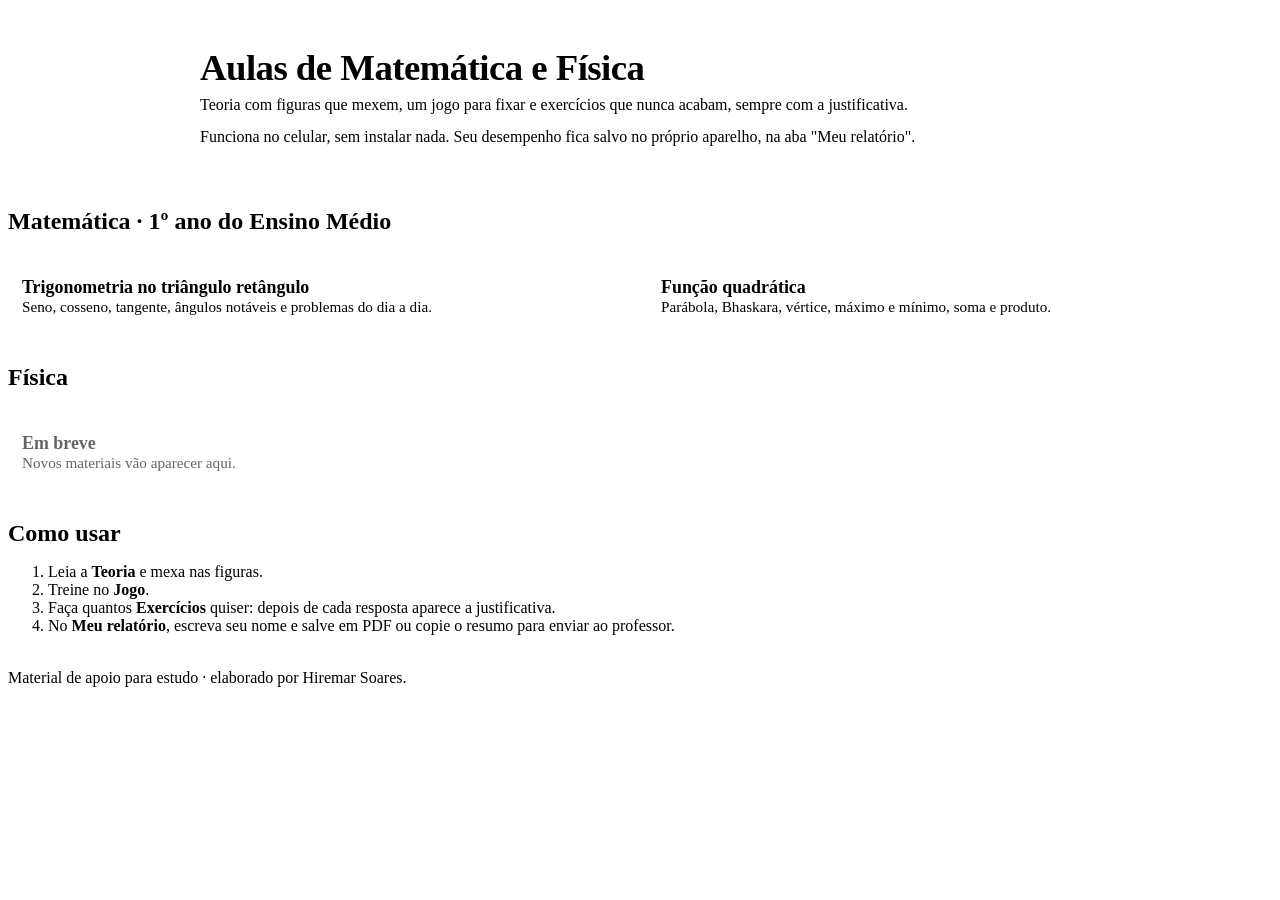
<file: fonte/index.src.html>
<!DOCTYPE html>
<html lang="pt-BR">
<head>
<meta charset="UTF-8">
<meta name="viewport" content="width=device-width, initial-scale=1">
<title>Aulas de Matemática e Física</title>
<meta name="description" content="Materiais interativos de estudo: teoria, jogos e exercícios infinitos com justificativa.">
<link rel="preconnect" href="https://fonts.googleapis.com">
<link rel="preconnect" href="https://fonts.gstatic.com" crossorigin>
<link href="https://fonts.googleapis.com/css2?family=Atkinson+Hyperlegible:wght@400;700&family=Kalam:wght@400;700&display=swap" rel="stylesheet">
<style>
/*CSS*/
.capa { border-bottom: 2px solid var(--margem); background-color: var(--quadro);
  background-image: linear-gradient(var(--grade) 1px, transparent 1px), linear-gradient(90deg, var(--grade) 1px, transparent 1px);
  background-size: 20px 20px; }
.capa-in { max-width: 880px; margin: 0 auto; padding: 40px 16px 28px; }
.capa h1 { font-size: 2.3rem; line-height: 1.1; margin: 0 0 8px; letter-spacing: -0.015em; }
.capa p { margin: 0; color: var(--tinta-2); }
.capa .nota { margin-top: 14px; }
.materia { margin: 34px 0; }
.materia h2 { margin-bottom: 4px; }
.fichas { display: grid; grid-template-columns: repeat(auto-fit, minmax(250px, 1fr)); gap: 14px; margin-top: 14px; }
.ficha { display: grid; grid-template-rows: auto 1fr; gap: 0; background: #fff; border: 1px solid var(--grade);
  border-radius: var(--raio); text-decoration: none; color: var(--tinta); overflow: hidden; }
.ficha:hover { border-color: var(--tinta-2); }
.ficha .desenho { border-bottom: 1px solid var(--grade); background-color: var(--quadro);
  background-image: linear-gradient(var(--grade) 1px, transparent 1px), linear-gradient(90deg, var(--grade) 1px, transparent 1px);
  background-size: 14px 14px; padding: 8px; }
.ficha .desenho svg { display: block; width: 100%; height: 130px; }
.ficha .txt { padding: 12px 14px 14px; }
.ficha b { font-size: 1.12rem; display: block; }
.ficha span { color: var(--tinta-2); font-size: 0.95rem; }
.ficha.breve { opacity: 0.6; pointer-events: none; }
</style>
</head>
<body>
<header class="capa">
  <div class="capa-in">
    <h1>Aulas de Matemática e Física</h1>
    <p>Teoria com figuras que mexem, um jogo para fixar e exercícios que nunca acabam, sempre com a justificativa.</p>
    <p class="nota">Funciona no celular, sem instalar nada. Seu desempenho fica salvo no próprio aparelho, na aba "Meu relatório".</p>
  </div>
</header>
<main>
  <section class="materia">
    <h2>Matemática · 1º ano do Ensino Médio</h2>
    <div class="fichas">
      <a class="ficha" href="trigonometria.html">
        <div class="desenho" id="d-trig"></div>
        <div class="txt"><b>Trigonometria no triângulo retângulo</b><span>Seno, cosseno, tangente, ângulos notáveis e problemas do dia a dia.</span></div>
      </a>
      <a class="ficha" href="funcao-quadratica.html">
        <div class="desenho" id="d-quad"></div>
        <div class="txt"><b>Função quadrática</b><span>Parábola, Bhaskara, vértice, máximo e mínimo, soma e produto.</span></div>
      </a>
    </div>
  </section>
  <section class="materia">
    <h2>Física</h2>
    <div class="fichas">
      <div class="ficha breve" aria-disabled="true">
        <div class="desenho" id="d-fis"></div>
        <div class="txt"><b>Em breve</b><span>Novos materiais vão aparecer aqui.</span></div>
      </div>
    </div>
  </section>
  <section class="materia">
    <h2>Como usar</h2>
    <ol class="passos">
      <li>Leia a <b>Teoria</b> e mexa nas figuras.</li>
      <li>Treine no <b>Jogo</b>.</li>
      <li>Faça quantos <b>Exercícios</b> quiser: depois de cada resposta aparece a justificativa.</li>
      <li>No <b>Meu relatório</b>, escreva seu nome e salve em PDF ou copie o resumo para enviar ao professor.</li>
    </ol>
  </section>
</main>
<footer class="rodape">Material de apoio para estudo · elaborado por Hiremar Soares.</footer>
<script>
/*JS*/
</script>
<script>
document.getElementById("d-trig").innerHTML = triangulo({ co: 3, ca: 4, cores: true, W: 300, H: 130, pad: 16, lab: {} }).replace("<svg ", '<svg preserveAspectRatio="xMidYMid meet" ');
document.getElementById("d-quad").innerHTML = grafico({ a: 0.6, b: -1.2, c: -3, pontos: true, W: 300, H: 130, x0: -5, x1: 5, y0: -4.5, y1: 4, numeros: false });
document.getElementById("d-fis").innerHTML = `<svg viewBox="0 0 300 130"><path d="M10,65 C45,10 80,10 115,65 S185,120 220,65 S290,10 300,40" fill="none" stroke="${COR.tinta2}" stroke-width="3" stroke-dasharray="6 6"/></svg>`;
</script>
</body>
</html>
</file>
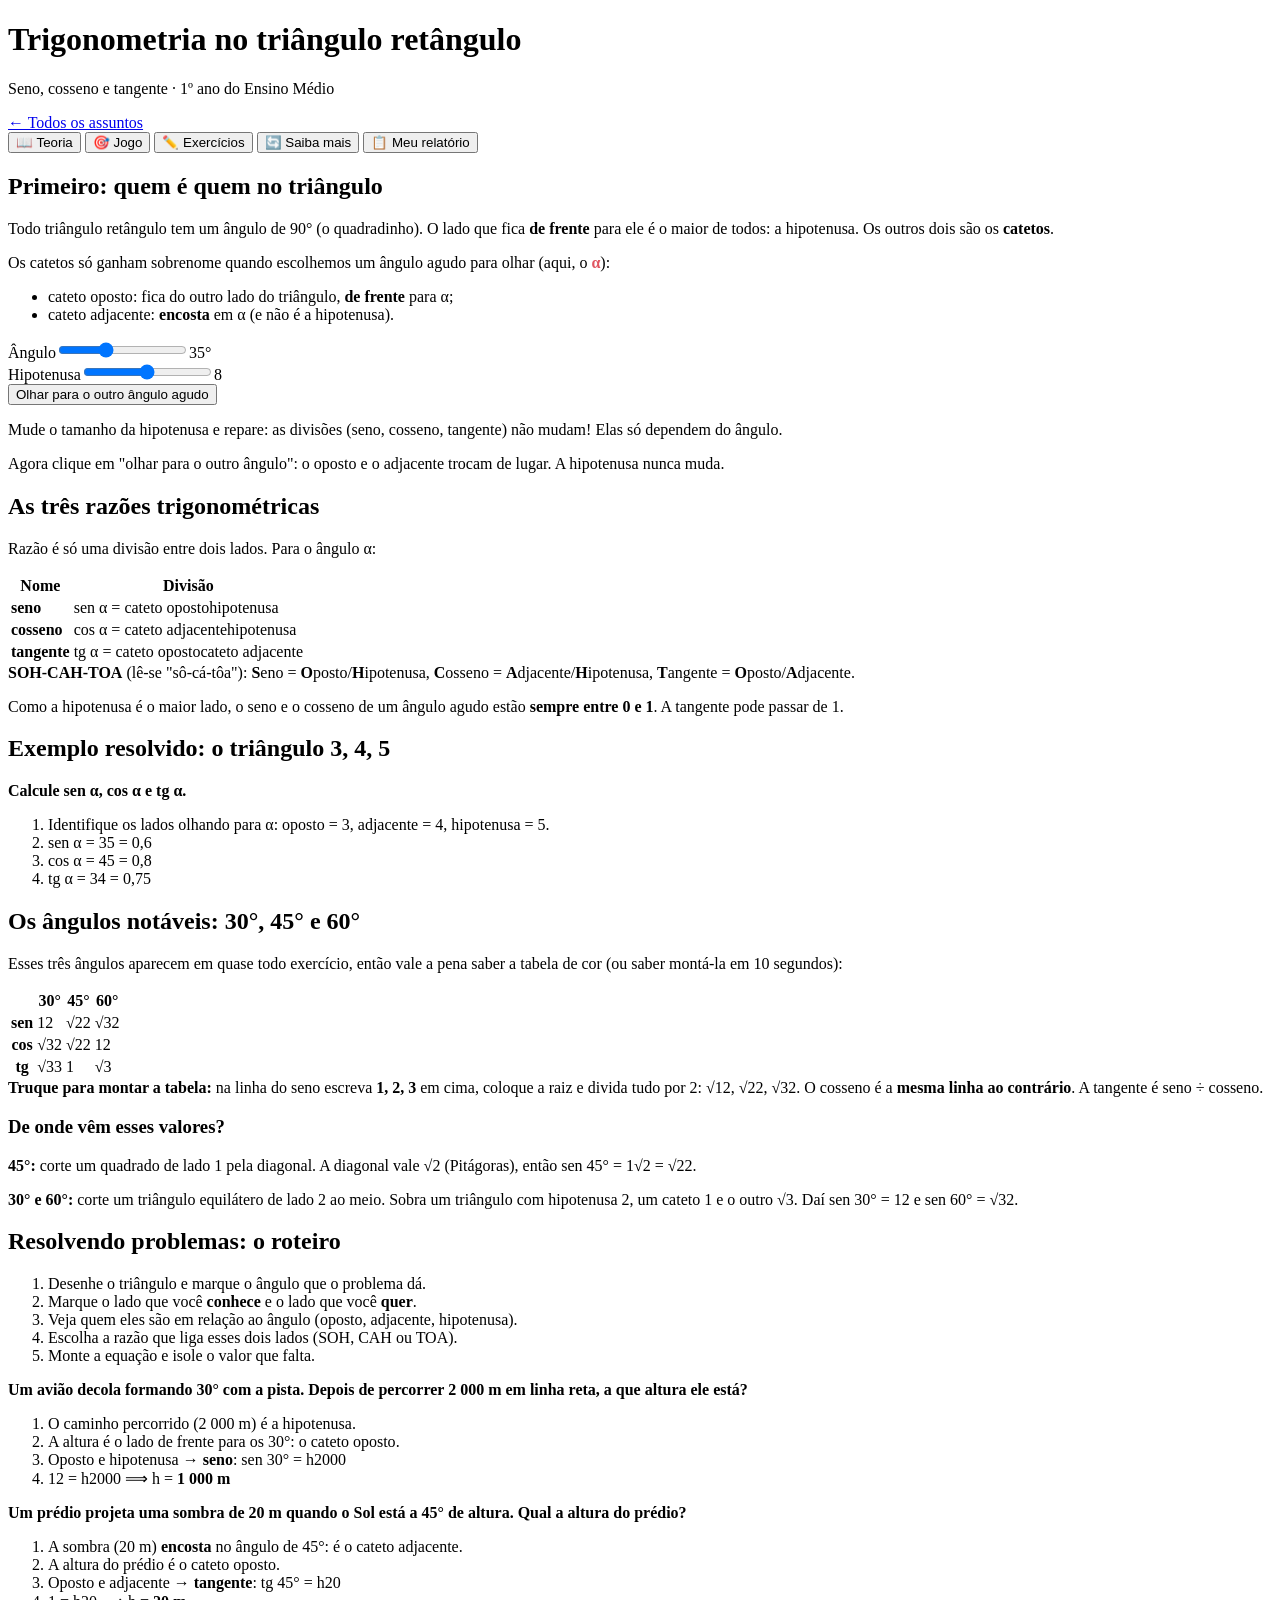
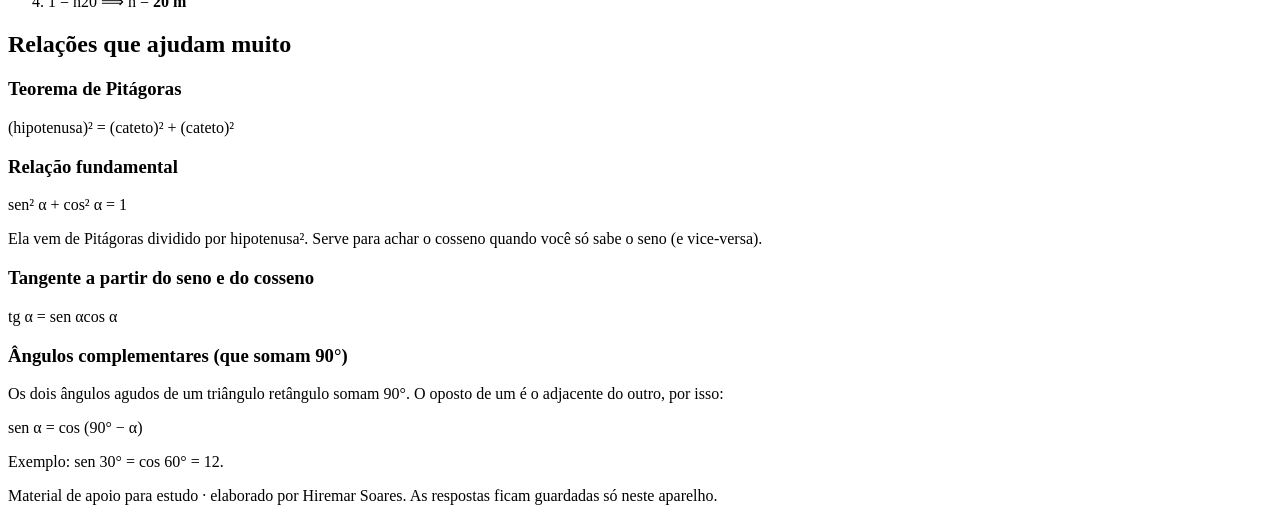
<file: fonte/trigonometria.src.html>
<!DOCTYPE html>
<html lang="pt-BR">
<head>
<meta charset="UTF-8">
<meta name="viewport" content="width=device-width, initial-scale=1">
<title>Trigonometria no triângulo retângulo</title>
<meta name="description" content="Teoria interativa, jogo e exercícios infinitos com justificativa — 1º ano do Ensino Médio.">
<link rel="preconnect" href="https://fonts.googleapis.com">
<link rel="preconnect" href="https://fonts.gstatic.com" crossorigin>
<link href="https://fonts.googleapis.com/css2?family=Atkinson+Hyperlegible:wght@400;700&family=Kalam:wght@400;700&display=swap" rel="stylesheet">
<style>
/*CSS*/
</style>
</head>
<body>

<header class="topo">
  <div class="topo-in">
    <div>
      <h1>Trigonometria no triângulo retângulo</h1>
      <p class="sub">Seno, cosseno e tangente · 1º ano do Ensino Médio</p>
    </div>
    <a class="voltar" href="index.html">← Todos os assuntos</a>
  </div>
</header>

<nav class="abas" aria-label="Partes da aula">
  <div class="abas-in" role="tablist">
    <button class="aba" role="tab" data-aba="teoria">📖 Teoria</button>
    <button class="aba" role="tab" data-aba="jogo">🎯 Jogo</button>
    <button class="aba" role="tab" data-aba="exercicios">✏️ Exercícios</button>
    <button class="aba" role="tab" data-aba="saibamais">🔄 Saiba mais</button>
    <button class="aba" role="tab" data-aba="relatorio">📋 Meu relatório</button>
  </div>
</nav>

<main>
<!-- ================= TEORIA ================= -->
<div class="painel" id="teoria">

  <section>
    <h2>Primeiro: quem é quem no triângulo</h2>
    <p>Todo triângulo retângulo tem um ângulo de 90° (o quadradinho). O lado que fica <b>de frente</b> para ele é o maior de todos: a <span class="mt amarelo">hipotenusa</span>. Os outros dois são os <b>catetos</b>.</p>
    <p>Os catetos só ganham sobrenome quando escolhemos um ângulo agudo para olhar (aqui, o <b style="color:#e05561">α</b>):</p>
    <ul>
      <li><span class="mt rosa">cateto oposto</span>: fica do outro lado do triângulo, <b>de frente</b> para α;</li>
      <li><span class="mt verde">cateto adjacente</span>: <b>encosta</b> em α (e não é a hipotenusa).</li>
    </ul>

    <div class="figura" id="fig-teoria"></div>
    <div class="controles">
      <div class="controle"><label for="sl-ang">Ângulo</label><input type="range" id="sl-ang" min="10" max="80" value="35"><output id="out-ang">35°</output></div>
      <div class="controle"><label for="sl-hip">Hipotenusa</label><input type="range" id="sl-hip" min="4" max="12" step="0.5" value="8"><output id="out-hip">8</output></div>
    </div>
    <div class="linha-btn"><button class="btn claro" id="bt-ref">Olhar para o outro ângulo agudo</button></div>
    <div class="leitura" id="leitura-teoria"></div>
    <p class="nota">Mude o tamanho da hipotenusa e repare: as divisões (seno, cosseno, tangente) não mudam! Elas só dependem do ângulo.</p>
    <p class="nota">Agora clique em "olhar para o outro ângulo": o oposto e o adjacente trocam de lugar. A hipotenusa nunca muda.</p>
  </section>

  <section>
    <h2>As três razões trigonométricas</h2>
    <p>Razão é só uma divisão entre dois lados. Para o ângulo α:</p>
    <div class="rolar"><table class="tab">
      <tr><th>Nome</th><th>Divisão</th></tr>
      <tr><td><b>seno</b></td><td class="mat">sen α = <span class="fr"><span class="mt rosa">cateto oposto</span><span class="mt amarelo">hipotenusa</span></span></td></tr>
      <tr><td><b>cosseno</b></td><td class="mat">cos α = <span class="fr"><span class="mt verde">cateto adjacente</span><span class="mt amarelo">hipotenusa</span></span></td></tr>
      <tr><td><b>tangente</b></td><td class="mat">tg α = <span class="fr"><span class="mt rosa">cateto oposto</span><span class="mt verde">cateto adjacente</span></span></td></tr>
    </table></div>
    <div class="destaque"><b>SOH-CAH-TOA</b> (lê-se "sô-cá-tôa"): <b>S</b>eno = <b>O</b>posto/<b>H</b>ipotenusa, <b>C</b>osseno = <b>A</b>djacente/<b>H</b>ipotenusa, <b>T</b>angente = <b>O</b>posto/<b>A</b>djacente.</div>
    <p>Como a hipotenusa é o maior lado, o seno e o cosseno de um ângulo agudo estão <b>sempre entre 0 e 1</b>. A tangente pode passar de 1.</p>
  </section>

  <section>
    <h2>Exemplo resolvido: o triângulo 3, 4, 5</h2>
    <div class="figura" id="fig-345" style="max-width:460px"></div>
    <div class="exemplo">
      <b>Calcule sen α, cos α e tg α.</b>
      <ol class="passos">
        <li>Identifique os lados olhando para α: <span class="mt rosa">oposto = 3</span>, <span class="mt verde">adjacente = 4</span>, <span class="mt amarelo">hipotenusa = 5</span>.</li>
        <li>sen α = <span class="mat"><span class="fr"><span>3</span><span>5</span></span> = 0,6</span></li>
        <li>cos α = <span class="mat"><span class="fr"><span>4</span><span>5</span></span> = 0,8</span></li>
        <li>tg α = <span class="mat"><span class="fr"><span>3</span><span>4</span></span> = 0,75</span></li>
      </ol>
    </div>
  </section>

  <section>
    <h2>Os ângulos notáveis: 30°, 45° e 60°</h2>
    <p>Esses três ângulos aparecem em quase todo exercício, então vale a pena saber a tabela de cor (ou saber montá-la em 10 segundos):</p>
    <div class="rolar"><table class="tab">
      <tr><th></th><th>30°</th><th>45°</th><th>60°</th></tr>
      <tr><th>sen</th><td><span class="fr"><span>1</span><span>2</span></span></td><td><span class="fr"><span>√2</span><span>2</span></span></td><td><span class="fr"><span>√3</span><span>2</span></span></td></tr>
      <tr><th>cos</th><td><span class="fr"><span>√3</span><span>2</span></span></td><td><span class="fr"><span>√2</span><span>2</span></span></td><td><span class="fr"><span>1</span><span>2</span></span></td></tr>
      <tr><th>tg</th><td><span class="fr"><span>√3</span><span>3</span></span></td><td>1</td><td>√3</td></tr>
    </table></div>
    <div class="destaque">
      <b>Truque para montar a tabela:</b> na linha do seno escreva <b>1, 2, 3</b> em cima, coloque a raiz e divida tudo por 2: <span class="mat"><span class="fr"><span>√1</span><span>2</span></span>, <span class="fr"><span>√2</span><span>2</span></span>, <span class="fr"><span>√3</span><span>2</span></span></span>. O cosseno é a <b>mesma linha ao contrário</b>. A tangente é seno ÷ cosseno.
    </div>
    <h3>De onde vêm esses valores?</h3>
    <p><b>45°:</b> corte um quadrado de lado 1 pela diagonal. A diagonal vale √2 (Pitágoras), então sen 45° = <span class="mat"><span class="fr"><span>1</span><span>√2</span></span> = <span class="fr"><span>√2</span><span>2</span></span></span>.</p>
    <p><b>30° e 60°:</b> corte um triângulo equilátero de lado 2 ao meio. Sobra um triângulo com hipotenusa 2, um cateto 1 e o outro √3. Daí sen 30° = <span class="mat"><span class="fr"><span>1</span><span>2</span></span></span> e sen 60° = <span class="mat"><span class="fr"><span>√3</span><span>2</span></span></span>.</p>
  </section>

  <section>
    <h2>Resolvendo problemas: o roteiro</h2>
    <ol class="passos">
      <li>Desenhe o triângulo e marque o ângulo que o problema dá.</li>
      <li>Marque o lado que você <b>conhece</b> e o lado que você <b>quer</b>.</li>
      <li>Veja quem eles são em relação ao ângulo (oposto, adjacente, hipotenusa).</li>
      <li>Escolha a razão que liga esses dois lados (SOH, CAH ou TOA).</li>
      <li>Monte a equação e isole o valor que falta.</li>
    </ol>
    <div class="figura" id="fig-aviao" style="max-width:520px"></div>
    <div class="exemplo">
      <b>Um avião decola formando 30° com a pista. Depois de percorrer 2 000 m em linha reta, a que altura ele está?</b>
      <ol class="passos">
        <li>O caminho percorrido (2 000 m) é a <span class="mt amarelo">hipotenusa</span>.</li>
        <li>A altura é o lado de frente para os 30°: o <span class="mt rosa">cateto oposto</span>.</li>
        <li>Oposto e hipotenusa → <b>seno</b>: sen 30° = <span class="mat"><span class="fr"><span>h</span><span>2000</span></span></span></li>
        <li><span class="mat"><span class="fr"><span>1</span><span>2</span></span> = <span class="fr"><span>h</span><span>2000</span></span> ⟹ h = <b>1 000 m</b></span></li>
      </ol>
    </div>
    <div class="exemplo">
      <b>Um prédio projeta uma sombra de 20 m quando o Sol está a 45° de altura. Qual a altura do prédio?</b>
      <ol class="passos">
        <li>A sombra (20 m) <b>encosta</b> no ângulo de 45°: é o <span class="mt verde">cateto adjacente</span>.</li>
        <li>A altura do prédio é o <span class="mt rosa">cateto oposto</span>.</li>
        <li>Oposto e adjacente → <b>tangente</b>: tg 45° = <span class="mat"><span class="fr"><span>h</span><span>20</span></span></span></li>
        <li><span class="mat">1 = <span class="fr"><span>h</span><span>20</span></span> ⟹ h = <b>20 m</b></span></li>
      </ol>
    </div>
  </section>

  <section>
    <h2>Relações que ajudam muito</h2>
    <h3>Teorema de Pitágoras</h3>
    <p class="formula mat">(hipotenusa)² = (cateto)² + (cateto)²</p>
    <h3>Relação fundamental</h3>
    <p class="formula mat">sen² α + cos² α = 1</p>
    <p>Ela vem de Pitágoras dividido por hipotenusa². Serve para achar o cosseno quando você só sabe o seno (e vice-versa).</p>
    <h3>Tangente a partir do seno e do cosseno</h3>
    <p class="formula mat">tg α = <span class="fr"><span>sen α</span><span>cos α</span></span></p>
    <h3>Ângulos complementares (que somam 90°)</h3>
    <p>Os dois ângulos agudos de um triângulo retângulo somam 90°. O oposto de um é o adjacente do outro, por isso:</p>
    <p class="formula mat">sen α = cos (90° − α)</p>
    <p>Exemplo: sen 30° = cos 60° = <span class="mat"><span class="fr"><span>1</span><span>2</span></span></span>.</p>
  </section>
</div>

<!-- ================= JOGO ================= -->
<div class="painel" id="jogo" hidden>
  <section>
    <h2>🎯 Caça aos lados</h2>
    <p>O triângulo aparece girado e espelhado, igual nas provas. Toque no lado que o jogo pedir. Você tem <b>60 segundos</b>. Depois de 6 acertos, o jogo passa a pedir o lado que vai em cima ou embaixo em cada razão.</p>
    <div class="jogo-topo">
      <div class="placar"><span>Pontos: <b id="j-pontos">0</b></span><span>Sequência: <b id="j-seq">0</b> 🔥</span><span>Recorde: <b id="j-rec">0</b></span></div>
      <div class="cronometro" id="j-tempo">60 s</div>
    </div>
    <p class="pedido" id="j-pedido" aria-live="polite">Toque em "Começar" para jogar.</p>
    <div class="figura" id="j-fig" style="touch-action:manipulation"></div>
    <div class="linha-btn"><button class="btn" id="j-iniciar">Começar</button></div>
    <div id="j-final"></div>
  </section>
</div>

<!-- ================= EXERCÍCIOS ================= -->
<div class="painel" id="exercicios" hidden>
  <section>
    <h2>✏️ Exercícios sem fim</h2>
    <p>As questões são sorteadas na hora: dá para treinar quanto quiser. Escolha os assuntos abaixo. Depois de responder, aparece a justificativa e tudo vai para o seu relatório.</p>
    <div id="quiz"></div>
  </section>
</div>

<!-- ================= SAIBA MAIS ================= -->
<div class="painel" id="saibamais" hidden>
  <section>
    <h2>🔄 O ciclo trigonométrico (um gostinho do 2º ano)</h2>
    <p>No triângulo, o ângulo só vai até 90°. Para ângulos maiores, usamos uma circunferência de raio 1. O ponto P anda sobre ela:</p>
    <ul>
      <li>a "sombra" de P no eixo horizontal é o <span class="mt verde">cosseno</span>;</li>
      <li>a "sombra" de P no eixo vertical é o <span class="mt rosa">seno</span>.</li>
    </ul>
    <div class="figura" id="fig-ciclo" style="max-width:460px;margin-inline:auto"></div>
    <div class="controles"><div class="controle"><label for="sl-ciclo">Ângulo</label><input type="range" id="sl-ciclo" min="0" max="360" value="30"><output id="out-ciclo">30°</output></div></div>
    <div class="leitura" id="leitura-ciclo"></div>
    <p class="nota">Leve o ângulo para 30°, 45° e 60° e compare com a tabela dos ângulos notáveis. Depois passe de 90° e veja o cosseno ficar negativo!</p>
    <h3>Radianos</h3>
    <p>Além de graus, ângulos podem ser medidos em <b>radianos</b>. Uma volta inteira (360°) vale 2π rad, então 180° = π rad. Para converter, use regra de três: 60° = <span class="mat"><span class="fr"><span>π</span><span>3</span></span></span> rad, 90° = <span class="mat"><span class="fr"><span>π</span><span>2</span></span></span> rad.</p>
  </section>
</div>

<!-- ================= RELATÓRIO ================= -->
<div class="painel" id="relatorio" hidden><section id="rel"></section></div>
</main>

<footer class="rodape">Material de apoio para estudo · elaborado por Hiremar Soares. As respostas ficam guardadas só neste aparelho.</footer>

<script>
/*JS*/
</script>
<script>
/* ================= TEORIA ================= */
let refB = false;
function desenharTeoria() {
  const ang = +document.getElementById("sl-ang").value, H = +document.getElementById("sl-hip").value;
  document.getElementById("out-ang").textContent = ang + "°";
  document.getElementById("out-hip").textContent = U.num(H, 1);
  const rad = ang * Math.PI / 180, co = H * Math.sin(rad), ca = H * Math.cos(rad);
  // triângulo desenhado numa escala fixa: aumenta de verdade quando a hipotenusa cresce
  const nomeAng = refB ? "β" : "α", angRef = refB ? 90 - ang : ang;
  const opo = refB ? ca : co, adj = refB ? co : ca;
  let fig = triangulo({ co, ca, cores: true, ref: refB ? "B" : "A", ang: refB ? `β=${90 - ang}°` : `α=${ang}°`, W: 460, H: 300, pad: 30 + (12 - H) * 9,
    lab: { opo: "oposto " + U.num(opo, 1), adj: "adjacente " + U.num(adj, 1), hip: "hipotenusa " + U.num(H, 1) } });
  document.getElementById("fig-teoria").innerHTML = fig;
  const r = angRef * Math.PI / 180;
  document.getElementById("leitura-teoria").innerHTML = `
    <div><small>sen ${nomeAng} = oposto ÷ hipotenusa</small><b>${U.num(opo, 1)} ÷ ${U.num(H, 1)} = ${U.num(Math.sin(r), 3)}</b></div>
    <div><small>cos ${nomeAng} = adjacente ÷ hipotenusa</small><b>${U.num(adj, 1)} ÷ ${U.num(H, 1)} = ${U.num(Math.cos(r), 3)}</b></div>
    <div><small>tg ${nomeAng} = oposto ÷ adjacente</small><b>${U.num(opo, 1)} ÷ ${U.num(adj, 1)} = ${U.num(Math.tan(r), 3)}</b></div>`;
}
["sl-ang", "sl-hip"].forEach((id) => document.getElementById(id).addEventListener("input", desenharTeoria));
document.getElementById("bt-ref").addEventListener("click", () => { refB = !refB; desenharTeoria(); });

document.getElementById("fig-345").innerHTML = triangulo({ co: 3, ca: 4, cores: true, lab: { opo: "3", adj: "4", hip: "5" }, W: 420, H: 240 });
document.getElementById("fig-aviao").innerHTML = triangulo({ co: 1, ca: Math.sqrt(3), cores: true, ang: "30°", lab: { opo: "h = ?", adj: "pista", hip: "2 000 m ✈" }, W: 480, H: 220 });

/* ================= CICLO TRIGONOMÉTRICO ================= */
function desenharCiclo() {
  const g = +document.getElementById("sl-ciclo").value;
  document.getElementById("out-ciclo").textContent = g + "°";
  const W = 400, c = 200, R = 150, t = g * Math.PI / 180;
  const px = c + R * Math.cos(t), py = c - R * Math.sin(t), f = (n) => n.toFixed(1);
  const grande = g > 180 ? 1 : 0;
  let s = `<line x1="20" y1="${c}" x2="${W - 20}" y2="${c}" stroke="${COR.tinta2}" stroke-width="1.5"/>
    <line x1="${c}" y1="20" x2="${c}" y2="${W - 20}" stroke="${COR.tinta2}" stroke-width="1.5"/>
    <circle cx="${c}" cy="${c}" r="${R}" fill="rgba(255,255,255,0.5)" stroke="${COR.tinta}" stroke-width="2.4"/>
    <line x1="${c}" y1="${c}" x2="${f(px)}" y2="${c}" stroke="${COR.verde}" stroke-width="12" stroke-linecap="round"/>
    <line x1="${c}" y1="${c}" x2="${c}" y2="${f(py)}" stroke="${COR.rosa}" stroke-width="12" stroke-linecap="round"/>
    <line x1="${f(px)}" y1="${f(py)}" x2="${f(px)}" y2="${c}" stroke="${COR.tinta2}" stroke-dasharray="5 4"/>
    <line x1="${f(px)}" y1="${f(py)}" x2="${c}" y2="${f(py)}" stroke="${COR.tinta2}" stroke-dasharray="5 4"/>
    <line x1="${c}" y1="${c}" x2="${f(px)}" y2="${f(py)}" stroke="${COR.tinta}" stroke-width="2.4"/>`;
  if (g > 0 && g < 360) s += `<path d="M${c + 34},${c} A34,34 0 ${grande} 0 ${f(c + 34 * Math.cos(t))},${f(c - 34 * Math.sin(t))}" fill="none" stroke="${COR.vermelho}" stroke-width="2.4"/>`;
  s += `<circle cx="${f(px)}" cy="${f(py)}" r="7" fill="${COR.vermelho}"/>
    <text x="${f(px + 12 * Math.cos(t) + 4)}" y="${f(py - 12 * Math.sin(t) + 5)}" font-family="Kalam, cursive" font-size="20" font-weight="700" fill="${COR.vermelho}">P</text>
    <text x="${W - 26}" y="${c - 8}" font-size="14" fill="${COR.tinta2}">cos</text>
    <text x="${c + 8}" y="32" font-size="14" fill="${COR.tinta2}">sen</text>
    <text x="${c + R + 4}" y="${c + 18}" font-size="13" fill="${COR.tinta2}">1</text>
    <text x="${c - R - 18}" y="${c + 18}" font-size="13" fill="${COR.tinta2}">−1</text>
    <text x="${c + 6}" y="${c - R - 6}" font-size="13" fill="${COR.tinta2}">1</text>
    <text x="${c + 6}" y="${c + R + 18}" font-size="13" fill="${COR.tinta2}">−1</text>`;
  document.getElementById("fig-ciclo").innerHTML = `<svg viewBox="0 0 ${W} ${W}" role="img" aria-label="Ciclo trigonométrico com ângulo de ${g} graus">${s}</svg>`;
  const quad = g === 0 || g === 90 || g === 180 || g === 270 || g === 360 ? "sobre um eixo" : g < 90 ? "1º quadrante" : g < 180 ? "2º quadrante" : g < 270 ? "3º quadrante" : "4º quadrante";
  const mdcR = U.mdc(g, 180);
  const rad = g === 0 ? "0" : `${g / mdcR === 1 ? "" : g / mdcR}π${180 / mdcR === 1 ? "" : "/" + 180 / mdcR}`;
  document.getElementById("leitura-ciclo").innerHTML = `
    <div><small>sen ${g}°</small><b>${U.num(Math.sin(t), 3)}</b></div>
    <div><small>cos ${g}°</small><b>${U.num(Math.cos(t), 3)}</b></div>
    <div><small>em radianos</small><b>${rad} rad</b></div>
    <div><small>posição</small><b>${quad}</b></div>`;
}
document.getElementById("sl-ciclo").addEventListener("input", desenharCiclo);

/* ================= JOGO: CAÇA AOS LADOS ================= */
const Jogo = {
  pontos: 0, seq: 0, acertos: 0, erros: 0, tempo: 60, timer: null, rodada: null, travado: false,
  recorde() { try { return +localStorage.getItem("aulasMF_rec_trig") || 0; } catch (e) { return 0; } },
  iniciar() {
    Object.assign(this, { pontos: 0, seq: 0, acertos: 0, erros: 0, tempo: 60, travado: false });
    document.getElementById("j-final").innerHTML = "";
    document.getElementById("j-iniciar").hidden = true;
    this.placar(); this.nova();
    clearInterval(this.timer);
    this.timer = setInterval(() => { this.tempo--; this.placar(); if (this.tempo <= 0) this.fim(); }, 1000);
  },
  placar() {
    document.getElementById("j-pontos").textContent = this.pontos;
    document.getElementById("j-seq").textContent = this.seq;
    document.getElementById("j-rec").textContent = this.recorde();
    document.getElementById("j-tempo").textContent = Math.max(0, this.tempo) + " s";
  },
  nova() {
    const ang = U.pick(["α", "β", "θ", "x"]);
    const nivel2 = this.acertos >= 6;
    const pedidos1 = [
      { t: `Toque no <b>cateto oposto</b> a ${ang}`, lado: "opo" },
      { t: `Toque no <b>cateto adjacente</b> a ${ang}`, lado: "adj" },
      { t: `Toque na <b>hipotenusa</b>`, lado: "hip" },
    ];
    const pedidos2 = [
      { t: `Toque no lado que vai <b>em cima</b> no <b>seno</b> de ${ang}`, lado: "opo" },
      { t: `Toque no lado que vai <b>em cima</b> no <b>cosseno</b> de ${ang}`, lado: "adj" },
      { t: `Toque no lado que vai <b>embaixo</b> na <b>tangente</b> de ${ang}`, lado: "adj" },
      { t: `Toque no lado que vai <b>em cima</b> na <b>tangente</b> de ${ang}`, lado: "opo" },
      { t: `Toque no lado que vai <b>embaixo</b> no <b>seno</b> de ${ang}`, lado: "hip" },
    ];
    const ped = U.pick(nivel2 ? pedidos1.concat(pedidos2, pedidos2) : pedidos1);
    this.rodada = { ang, ped, co: U.rand(3, 8), ca: U.rand(3, 8), rot: U.rand(0, 359), flip: Math.random() < 0.5 };
    document.getElementById("j-pedido").innerHTML = (nivel2 ? "⭐ " : "") + ped.t;
    this.desenhar(null);
  },
  desenhar(cores) {
    const r = this.rodada;
    const fig = document.getElementById("j-fig");
    fig.innerHTML = triangulo({ co: r.co, ca: r.ca, rot: r.rot, flip: r.flip, ang: r.ang, clicavel: !cores, cores: cores || false, W: 420, H: 300, pad: 48 });
    fig.querySelectorAll(".alvo").forEach((el) => el.addEventListener("click", () => this.tocar(el.dataset.lado)));
  },
  tocar(lado) {
    if (this.travado || this.tempo <= 0) return;
    const certo = lado === this.rodada.ped.lado;
    const fig = document.getElementById("j-fig");
    fig.classList.remove("flash-ok", "flash-erro"); void fig.offsetWidth;
    fig.classList.add(certo ? "flash-ok" : "flash-erro");
    if (certo) { this.seq++; this.acertos++; this.pontos += 10 * (1 + Math.floor(this.seq / 5)); }
    else { this.seq = 0; this.erros++; }
    this.placar();
    // mostra a resposta certa pintada com a cor do marca-texto, e segue
    this.travado = true;
    this.desenhar([this.rodada.ped.lado]);
    setTimeout(() => { this.travado = false; if (this.tempo > 0) this.nova(); }, certo ? 450 : 1100);
  },
  fim() {
    clearInterval(this.timer);
    const novo = this.pontos > this.recorde();
    if (novo) try { localStorage.setItem("aulasMF_rec_trig", this.pontos); } catch (e) {}
    this.placar();
    document.getElementById("j-pedido").textContent = "Fim de jogo!";
    document.getElementById("j-fig").innerHTML = "";
    document.getElementById("j-final").innerHTML = `<div class="exemplo"><b>${novo ? "🏆 Novo recorde! " : ""}${this.pontos} pontos</b>
      ${this.acertos} acertos e ${this.erros} erros.
      ${this.erros > this.acertos / 3 ? "<p class='nota'>Dica: antes de tocar, ache primeiro o quadradinho (90°). O lado de frente pra ele é a hipotenusa. Depois, olhe para o ângulo pedido: o lado que encosta nele é o adjacente.</p>" : "<p class='nota'>Mandou bem! Agora treine nos Exercícios.</p>"}</div>`;
    const b = document.getElementById("j-iniciar"); b.hidden = false; b.textContent = "Jogar de novo";
  },
};
document.getElementById("j-iniciar").addEventListener("click", () => Jogo.iniciar());
document.addEventListener("aba", (e) => { if (e.detail !== "jogo" && Jogo.timer && Jogo.tempo > 0) { clearInterval(Jogo.timer); Jogo.tempo = 0; Jogo.fim(); } });

/* ================= EXERCÍCIOS ================= */
const TRIPLAS = [[3, 4, 5], [5, 12, 13], [8, 15, 17], [7, 24, 25], [20, 21, 29], [6, 8, 10]];
const NOT = {   // valores dos ângulos notáveis: [html, número]
  sen: { 30: [U.frx("1", "2"), 0.5], 45: [U.frx("√2", "2"), Math.SQRT2 / 2], 60: [U.frx("√3", "2"), Math.sqrt(3) / 2] },
  cos: { 30: [U.frx("√3", "2"), Math.sqrt(3) / 2], 45: [U.frx("√2", "2"), Math.SQRT2 / 2], 60: [U.frx("1", "2"), 0.5] },
  tg:  { 30: [U.frx("√3", "3"), Math.sqrt(3) / 3], 45: ["1", 1], 60: ["√3", Math.sqrt(3)] },
};
const NOME = { sen: "seno", cos: "cosseno", tg: "tangente" };
const LADOS = { sen: ["opo", "hip"], cos: ["adj", "hip"], tg: ["opo", "adj"] };
const NOMELADO = { opo: '<span class="mt rosa">cateto oposto</span>', adj: '<span class="mt verde">cateto adjacente</span>', hip: '<span class="mt amarelo">hipotenusa</span>' };
const TABELA_MINI = `<div class="rolar"><table class="tab"><tr><th></th><th>30°</th><th>45°</th><th>60°</th></tr>
  <tr><th>sen</th><td>${NOT.sen[30][0]}</td><td>${NOT.sen[45][0]}</td><td>${NOT.sen[60][0]}</td></tr>
  <tr><th>cos</th><td>${NOT.cos[30][0]}</td><td>${NOT.cos[45][0]}</td><td>${NOT.cos[60][0]}</td></tr>
  <tr><th>tg</th><td>${NOT.tg[30][0]}</td><td>1</td><td>√3</td></tr></table></div>`;
// valor do tipo  coef·√r  → texto (e "≈ decimal" quando tem raiz)
const V = (c, r) => ({ c, r, html: U.raiz(c, r), num: c * Math.sqrt(r) });
const comAprox = (v, un = "") => v.r === 1 ? `${v.html}${un}` : `${v.html}${un} <small>(≈ ${U.num(v.num, 2)}${un})</small>`;

function triangulo3() {
  const t = U.pick(TRIPLAS), k = t[2] <= 13 ? U.rand(1, 3) : 1;
  const [p, q, h] = t.map((x) => x * k);
  return Math.random() < 0.5 ? { co: p, ca: q, h } : { co: q, ca: p, h };
}
function figTri(co, ca, lab, ang = "α") {
  return triangulo({ co, ca, rot: U.pick([0, 0, 90, 180, 270, 20, 200]), flip: Math.random() < 0.5, lab, ang, W: 400, H: 230 });
}

const GERADORES = {
  razoes: {
    nome: "Seno, cosseno e tangente",
    gerar() {
      const { co, ca, h } = triangulo3();
      const fn = U.pick(["sen", "cos", "tg"]);
      const val = { opo: co, adj: ca, hip: h };
      const [cima, baixo] = LADOS[fn];
      const certaFr = U.fr(val[cima], val[baixo], false);
      const combos = [["opo", "hip"], ["adj", "hip"], ["opo", "adj"], ["adj", "opo"], ["hip", "opo"], ["hip", "adj"]];
      const qual = { "opo,hip": "o seno", "adj,hip": "o cosseno", "opo,adj": "a tangente" };
      const erradas = combos.filter(([a, b]) => !(a === cima && b === baixo)).map(([a, b]) => {
        const chave = a + "," + b;
        const porque = qual[chave]
          ? `você dividiu ${NOMELADO[a]} por ${NOMELADO[b]}: essa divisão é ${qual[chave]} de α, não ${fn === "tg" ? "a" : "o"} ${NOME[fn]}.`
          : `você dividiu ${NOMELADO[a]} por ${NOMELADO[b]}: isso é ${{ "adj,opo": "a tangente", "hip,opo": "o seno", "hip,adj": "o cosseno" }[chave]} de cabeça para baixo, não ${fn === "tg" ? "a" : "o"} ${NOME[fn]} de α.${a === "hip" ? " A hipotenusa nunca vai em cima." : ""}`;
        return { html: U.fr(val[a], val[b], false), porque };
      });
      const simp = U.fr(val[cima], val[baixo]);
      return {
        enun: `No triângulo retângulo abaixo, qual é o valor de <b>${fn} α</b>?`,
        fig: figTri(co, ca, { opo: co, adj: ca, hip: h }),
        certa: certaFr,
        erradas,
        resol: `<ol class="passos">
          <li>Olhando para α: ${NOMELADO.opo} = ${co}, ${NOMELADO.adj} = ${ca} e ${NOMELADO.hip} = ${h} (é o maior lado, de frente para o ângulo reto).</li>
          <li>${NOME[fn][0].toUpperCase() + NOME[fn].slice(1)} = ${NOMELADO[cima]} ÷ ${NOMELADO[baixo]}.</li>
          <li>${fn} α = <span class="mat">${certaFr}${simp !== certaFr ? ` = ${simp}` : ""} ≈ ${U.num(val[cima] / val[baixo], 3)}</span></li></ol>`,
      };
    },
  },

  notaveis: {
    nome: "Ângulos notáveis",
    gerar() {
      const todos = [];
      for (const fn of ["sen", "cos", "tg"]) for (const a of [30, 45, 60]) todos.push({ fn, a, html: NOT[fn][a][0] });
      const quemTem = (html) => todos.filter((x) => U.texto(x.html) === U.texto(html)).map((x) => `${x.fn} ${x.a}°`).join(" e ");
      if (Math.random() < 0.6) {
        const fn = U.pick(["sen", "cos", "tg"]), a = U.pick([30, 45, 60]);
        const certa = NOT[fn][a][0];
        const valores = [U.frx("1", "2"), U.frx("√2", "2"), U.frx("√3", "2"), U.frx("√3", "3"), "1", "√3", "2"];
        return {
          enun: `Qual é o valor de <b>${fn} ${a}°</b>?`,
          certa,
          erradas: valores.map((v) => ({ html: v, porque: quemTem(v) ? `esse é o valor de ${quemTem(v)}.` : (v === "2" ? "seno e cosseno nunca passam de 1, e nenhuma tangente notável vale 2." : "") })),
          resol: `<p>Monte a tabela: na linha do seno, 1, 2, 3 com raiz e divididos por 2. O cosseno é a linha do seno ao contrário. A tangente é seno ÷ cosseno.</p>${TABELA_MINI}<p>Logo, <b>${fn} ${a}° = ${certa}</b>.</p>`,
        };
      }
      const fn = U.pick(["sen", "cos", "tg"]), a = U.pick([30, 60, 45]);
      const certa = `${a}°`;
      return {
        enun: `Sabendo que α é um ângulo agudo e que <b>${fn} α = ${NOT[fn][a][0]}</b>, quanto vale α?`,
        certa,
        erradas: [30, 45, 60, 90].map((x) => ({ html: `${x}°`, porque: x === 90 ? "90° é o ângulo reto, não um ângulo agudo." : `${fn} ${x}° = ${NOT[fn][x][0]}, que é diferente de ${NOT[fn][a][0]}.` })),
        resol: `<p>Procure ${NOT[fn][a][0]} na linha do <b>${NOME[fn]}</b> da tabela:</p>${TABELA_MINI}<p>Ele aparece na coluna de <b>${a}°</b>.</p>`,
      };
    },
  },

  lado: {
    nome: "Calcular um lado",
    gerar() {
      const a = U.pick([30, 45, 60]);
      const caso = U.pick(["H→opo", "H→adj", "adj→opo", "opo→H"]);
      const rr = { 30: 1, 45: 2, 60: 3 };        // radical que aparece em sen/cos de cada ângulo
      let enun, lab, certa, resol, erradas = [], conhecido, un = "";
      if (caso === "H→opo" || caso === "H→adj") {
        const m = U.rand(2, 12), H = 2 * m;
        const fn = caso === "H→opo" ? "sen" : "cos";
        const r = fn === "sen" ? rr[a] : rr[90 - a];      // sen30=1/2, sen45=√2/2, sen60=√3/2; cos é o contrário
        certa = V(m, r);
        const outro = fn === "sen" ? "cos" : "sen", rOutro = outro === "sen" ? rr[a] : rr[90 - a];
        lab = { hip: H, [caso === "H→opo" ? "opo" : "adj"]: "x" };
        enun = `Calcule <b>x</b> no triângulo abaixo, em que α = ${a}°.`;
        erradas = [
          { html: comAprox(V(m, rOutro)), porque: `você usou o ${NOME[outro]}. Mas x é o ${caso === "H→opo" ? "cateto oposto" : "cateto adjacente"} e a hipotenusa é conhecida: isso pede o ${NOME[fn]}.` },
          { html: comAprox(V(H, r)), porque: `faltou dividir por 2: ${fn} ${a}° = ${NOT[fn][a][0]}, então x = ${H} · ${NOT[fn][a][0]}.` },
          { html: comAprox(V(m, r === 1 ? 3 : 1)), porque: `o valor de ${fn} ${a}° está trocado. Confira a tabela: ${fn} ${a}° = ${NOT[fn][a][0]}.` },
          { html: comAprox(V(H, 1)), porque: "x é um cateto, e um cateto é sempre menor que a hipotenusa." },
          ...(r === 2 ? [{ html: comAprox(V(m, 3)), porque: `${fn} 45° = ${NOT[fn][45][0]}, e não ${U.frx("√3", "2")}.` }] : []),
          { html: comAprox(r === 1 ? V(2 * H, 1) : r === 2 ? V(H, 2) : V(2 * H, 3)), porque: r === 3 ? `você usou ${H}·√3 · 2 — confira: x = ${H} · ${NOT[fn][a][0]}, e não ${H} · 2√3.` : `você dividiu a hipotenusa pelo ${NOME[fn]} em vez de multiplicar.` },
        ];
        resol = `<ol class="passos"><li>Conheço a ${NOMELADO.hip} (${H}) e quero o ${NOMELADO[caso === "H→opo" ? "opo" : "adj"]}: isso é o <b>${NOME[fn]}</b>.</li>
          <li><span class="mat">${fn} ${a}° = ${U.frx("x", H)}</span></li>
          <li><span class="mat">${NOT[fn][a][0]} = ${U.frx("x", H)} ⟹ x = ${H} · ${NOT[fn][a][0]} = <b>${comAprox(certa)}</b></span></li></ol>`;
      } else if (caso === "adj→opo") {
        const m = U.rand(2, 9);
        const ca = a === 30 ? 3 * m : m;
        certa = a === 30 ? V(m, 3) : a === 45 ? V(ca, 1) : V(ca, 3);
        lab = { adj: ca, opo: "x" };
        enun = `Calcule <b>x</b> no triângulo abaixo, em que α = ${a}°.`;
        erradas = [
          { html: comAprox(a === 60 ? V(ca, 1) : V(ca, 3)), porque: "você usou o valor da tangente de outro ângulo notável." },
          { html: comAprox(V(2 * ca, 1)), porque: `confira o valor da tangente: tg ${a}° = ${NOT.tg[a][0]}.` },
          { html: comAprox(a === 45 ? V(ca, 2) : V(ca, 1)), porque: "confira o valor da tangente na tabela de ângulos notáveis." },
          { html: comAprox(a === 30 ? V(ca, 3) : V(m + 1, 3)), porque: `tg ${a}° = ${NOT.tg[a][0]}. Multiplique o cateto adjacente por esse valor.` },
        ];
        resol = `<ol class="passos"><li>Conheço o ${NOMELADO.adj} (${ca}) e quero o ${NOMELADO.opo}: isso é a <b>tangente</b>.</li>
          <li><span class="mat">tg ${a}° = ${U.frx("x", ca)}</span></li>
          <li><span class="mat">${NOT.tg[a][0]} = ${U.frx("x", ca)} ⟹ x = ${ca} · ${NOT.tg[a][0]} = <b>${comAprox(certa)}</b></span></li></ol>`;
      } else {
        // conheço o cateto oposto, quero a hipotenusa: H = opo ÷ sen a
        const m = U.rand(2, 8);
        const co = a === 60 ? 3 * m : m;
        certa = a === 30 ? V(2 * co, 1) : a === 45 ? V(co, 2) : V(2 * m, 3);
        lab = { opo: co, hip: "x" };
        enun = `Calcule <b>x</b> no triângulo abaixo, em que α = ${a}°.`;
        erradas = [
          { html: comAprox(a === 30 ? V(co, 1) : V(co, 1)), porque: "a hipotenusa é sempre o maior lado; x não pode ser igual ao cateto." },
          { html: comAprox(a === 30 ? V(co, 3) : a === 45 ? V(2 * co, 1) : V(co, 3)), porque: `você usou outra razão. Oposto e hipotenusa se ligam pelo seno: sen ${a}° = ${NOT.sen[a][0]}.` },
          { html: comAprox(a === 30 ? V(co, 2) : a === 45 ? V(co * 2, 2) : V(3 * m, 2)), porque: "o cálculo do seno ficou errado. Monte sen = oposto ÷ hipotenusa e isole x." },
          { html: comAprox(V(co * 3, 1)), porque: "isolar x não é multiplicar pelo cateto. Veja a resolução." },
        ];
        resol = `<ol class="passos"><li>Conheço o ${NOMELADO.opo} (${co}) e quero a ${NOMELADO.hip}: isso é o <b>seno</b>.</li>
          <li><span class="mat">sen ${a}° = ${U.frx(co, "x")}</span></li>
          <li><span class="mat">${NOT.sen[a][0]} = ${U.frx(co, "x")} ⟹ x = ${co} ÷ ${NOT.sen[a][0]} = <b>${comAprox(certa)}</b></span>${a === 60 ? `<br><small>(${co} · ${U.frx("2", "√3")} = ${U.frx(2 * co, "√3")}; multiplicando em cima e embaixo por √3: ${U.frx(2 * co + "√3", 3)} = ${certa.html})</small>` : a === 45 ? `<br><small>(${co} · ${U.frx("2", "√2")} = ${U.frx(2 * co + "√2", 2)} = ${certa.html})</small>` : ""}</li></ol>`;
      }
      return { enun, fig: triangulo({ co: Math.sin(a * Math.PI / 180), ca: Math.cos(a * Math.PI / 180), rot: U.pick([0, 0, 90, 180, 270]), flip: Math.random() < 0.5, lab, ang: `${a}°`, W: 400, H: 230 }),
        certa: comAprox(certa), erradas, resol };
    },
  },

  problemas: {
    nome: "Problemas do dia a dia",
    gerar() {
      const tipo = U.pick(["aviao", "aviaoAprox", "escada", "sombra", "pipa", "rampa"]);
      const sen = (g) => Math.sin(g * Math.PI / 180);
      const desenho = (a, lab) => triangulo({ co: sen(a), ca: Math.cos(a * Math.PI / 180), lab, ang: `${a}°`, W: 420, H: 220, cores: false });
      if (tipo === "aviao") {
        const D = U.pick([1000, 1200, 1600, 2000, 2400, 3000]);
        const certa = `${U.num(D / 2, 0)} m`;
        return {
          enun: `Um avião decola formando um ângulo de <b>30°</b> com a pista. Depois de percorrer <b>${U.num(D, 0)} m</b> em linha reta, a que altura ele está?`,
          fig: desenho(30, { hip: `${D} m ✈`, opo: "h" , adj: "pista" }),
          certa,
          erradas: [
            { html: `${U.num(D, 0)} m`, porque: "a altura é um cateto, e um cateto é sempre menor que a hipotenusa (o caminho percorrido)." },
            { html: `${U.num(D * Math.sqrt(3) / 2, 0)} m`, porque: "você usou o cosseno. Esse valor seria a distância andada na horizontal, não a altura." },
            { html: `${U.num(D * 2, 0)} m`, porque: "você dividiu pelo seno em vez de multiplicar." },
            { html: `${U.num(D / 3, 0)} m`, porque: "sen 30° vale 1/2, não 1/3." },
          ],
          resol: `<ol class="passos"><li>O caminho percorrido (${D} m) é a ${NOMELADO.hip}; a altura h fica de frente para os 30°: ${NOMELADO.opo}.</li>
            <li>Oposto e hipotenusa → seno: <span class="mat">sen 30° = ${U.frx("h", D)}</span></li>
            <li><span class="mat">${U.frx(1, 2)} = ${U.frx("h", D)} ⟹ h = <b>${certa}</b></span></li></ol>`,
        };
      }
      if (tipo === "aviaoAprox") {
        const [g, s] = U.pick([[10, 0.17], [15, 0.26], [20, 0.34]]);
        const D = U.pick([500, 1000, 1500, 2000]);
        const h = D * s;
        const certa = `${U.num(h, 0)} m`;
        return {
          enun: `Um avião decola formando <b>${g}°</b> com a pista e voa <b>${U.num(D, 0)} m</b> em linha reta. Use <b>sen ${g}° ≈ ${U.num(s)}</b> e <b>cos ${g}° ≈ ${U.num(Math.cos(g * Math.PI / 180))}</b>. A que altura, aproximadamente, ele está?`,
          fig: desenho(g, { hip: `${D} m ✈`, opo: "h", adj: "pista" }),
          certa,
          erradas: [
            { html: `${U.num(D * Math.round(Math.cos(g * Math.PI / 180) * 100) / 100, 0)} m`, porque: "você usou o cosseno: isso dá a distância na horizontal, e não a altura." },
            { html: `${U.num(D / s, 0)} m`, porque: "você dividiu pelo seno em vez de multiplicar (e uma altura maior que o caminho percorrido é impossível)." },
            { html: `${U.num(D * s / 10, 0)} m`, porque: "a vírgula escorregou: confira a multiplicação." },
            { html: `${U.num(D - h, 0)} m`, porque: "a altura não é o caminho menos alguma coisa: use o seno." },
          ],
          resol: `<ol class="passos"><li>O caminho (${D} m) é a ${NOMELADO.hip}; a altura é o ${NOMELADO.opo} ao ângulo de ${g}°.</li>
            <li><span class="mat">sen ${g}° = ${U.frx("h", D)} ⟹ h = ${D} · ${U.num(s)} = <b>${certa}</b></span></li>
            <li>O cosseno foi dado só para confundir 😉</li></ol>`,
        };
      }
      if (tipo === "escada" || tipo === "pipa") {
        const L = 2 * U.rand(2, 10), a = U.pick([30, 45, 60]);
        const pergAltura = tipo === "pipa" || Math.random() < 0.6;
        const fn = pergAltura ? "sen" : "cos";
        const r = fn === "sen" ? { 30: 1, 45: 2, 60: 3 }[a] : { 30: 3, 45: 2, 60: 1 }[a];
        const certa = V(L / 2, r);
        const outroR = fn === "sen" ? { 30: 3, 45: 2, 60: 1 }[a] : { 30: 1, 45: 2, 60: 3 }[a];
        const objeto = tipo === "escada" ? `Uma escada de <b>${L} m</b> está apoiada num muro e forma <b>${a}°</b> com o chão.` : `Uma pipa está presa a uma linha esticada de <b>${L} m</b>, que forma <b>${a}°</b> com o chão.`;
        const pergunta = pergAltura ? (tipo === "escada" ? "Até que altura do muro a escada alcança?" : "A que altura do chão está a pipa? (despreze a altura da mão)") : "A que distância do muro está o pé da escada?";
        return {
          enun: `${objeto} ${pergunta}`,
          fig: desenho(a, { hip: `${L} m`, opo: pergAltura ? "h" : "", adj: pergAltura ? "chão" : "d" }),
          certa: comAprox(certa, " m"),
          erradas: [
            { html: comAprox(V(L / 2, outroR), " m"), porque: `você usou o ${fn === "sen" ? "cosseno" : "seno"}. ${pergAltura ? "A altura fica de frente para o ângulo: oposto → seno." : "A distância encosta no ângulo: adjacente → cosseno."}` },
            { html: comAprox(V(L, r), " m"), porque: `faltou dividir por 2: ${fn} ${a}° = ${NOT[fn][a][0]}.` },
            { html: comAprox(V(L, 1), " m"), porque: "esse é o comprimento da própria escada/linha (a hipotenusa)." },
            { html: comAprox(V(L / 2, r === 2 ? 3 : 2), " m"), porque: `confira na tabela o valor de ${fn} ${a}°.` },
            { html: comAprox(V(2 * L, 1), " m"), porque: "um cateto nunca é maior que a hipotenusa (o comprimento da " + (tipo === "escada" ? "escada" : "linha") + ")." },
          ],
          resol: `<ol class="passos"><li>${tipo === "escada" ? "A escada" : "A linha"} (${L} m) é a ${NOMELADO.hip}. ${pergAltura ? `A altura é o ${NOMELADO.opo}` : `A distância até o muro é o ${NOMELADO.adj}`} ao ângulo de ${a}°.</li>
            <li><span class="mat">${fn} ${a}° = ${U.frx(pergAltura ? "h" : "d", L)} ⟹ ${pergAltura ? "h" : "d"} = ${L} · ${NOT[fn][a][0]} = <b>${comAprox(certa, " m")}</b></span></li></ol>`,
        };
      }
      if (tipo === "sombra") {
        const a = U.pick([30, 45, 60]);
        const m = U.rand(2, 10), S = a === 30 ? 3 * m : 2 * m + 4;
        const certa = a === 30 ? V(m, 3) : a === 45 ? V(S, 1) : V(S, 3);
        return {
          enun: `Um prédio projeta uma sombra de <b>${S} m</b> no chão quando o Sol está a <b>${a}°</b> acima do horizonte. Qual é a altura do prédio?`,
          fig: desenho(a, { adj: `sombra ${S} m`, opo: "h", hip: "raio de sol" }),
          certa: comAprox(certa, " m"),
          erradas: [
            { html: comAprox(a === 60 ? V(S, 1) : V(S, 3), " m"), porque: `confira o valor da tangente: tg ${a}° = ${NOT.tg[a][0]}.` },
            { html: comAprox(V(S / 2, a === 30 ? 1 : a === 60 ? 3 : 2), " m"), porque: "você usou seno ou cosseno, mas a sombra e a altura são os dois catetos: isso pede a tangente." },
            { html: comAprox(V(2 * S, 1), " m"), porque: `confira a conta: h = ${S} · tg ${a}°, e tg ${a}° = ${NOT.tg[a][0]} (não 2).` },
            { html: comAprox(a === 30 ? V(S, 1) : V(m + 1, 2), " m"), porque: "monte tg = oposto ÷ adjacente e isole h." },
          ],
          resol: `<ol class="passos"><li>A sombra (${S} m) encosta no ângulo: é o ${NOMELADO.adj}. A altura h é o ${NOMELADO.opo}.</li>
            <li>Oposto e adjacente → tangente: <span class="mat">tg ${a}° = ${U.frx("h", S)}</span></li>
            <li><span class="mat">h = ${S} · ${NOT.tg[a][0]} = <b>${comAprox(certa, " m")}</b></span></li></ol>`,
        };
      }
      // rampa de acessibilidade (valores aproximados)
      const [g, t] = U.pick([[3, 0.052], [4, 0.070], [4.5, 0.079]]);
      const C = U.pick([10, 20, 30, 40, 50]);
      const h = C * t;
      return {
        enun: `Uma rampa de acessibilidade tem <b>${C} m</b> de comprimento na horizontal e inclinação de <b>${U.num(g, 1)}°</b>. Use <b>tg ${U.num(g, 1)}° ≈ ${U.num(t, 3)}</b>. Quanto ela sobe, aproximadamente?`,
        fig: desenho(g * 3, { adj: `${C} m`, opo: "h", hip: "rampa" }).replace(`${g * 3}°`, `${U.num(g, 1)}°`),
        certa: `${U.num(h, 2)} m`,
        erradas: [
          { html: `${U.num(C / t, 0)} m`, porque: "você dividiu pela tangente em vez de multiplicar." },
          { html: `${U.num(h * 10, 1)} m`, porque: "a vírgula escorregou: confira a multiplicação." },
          { html: `${U.num(C * g / 100, 2)} m`, porque: "a inclinação em graus não é uma porcentagem: use a tangente." },
          { html: `${U.num(h / 10, 3)} m`, porque: "a vírgula escorregou: confira a multiplicação." },
        ],
        resol: `<ol class="passos"><li>O comprimento na horizontal (${C} m) é o ${NOMELADO.adj}; a subida h é o ${NOMELADO.opo}.</li>
          <li><span class="mat">tg ${g}° = ${U.frx("h", C)} ⟹ h = ${C} · ${U.num(t, 3)} = <b>${U.num(h, 2)} m</b></span></li>
          <li>Na figura o ângulo foi exagerado para ficar visível.</li></ol>`,
      };
    },
  },

  pitagoras: {
    nome: "Pitágoras",
    gerar() {
      const { co, ca, h } = triangulo3();
      if (Math.random() < 0.5) {
        return {
          enun: `Calcule a hipotenusa <b>x</b> do triângulo retângulo cujos catetos medem <b>${co}</b> e <b>${ca}</b>.`,
          fig: figTri(co, ca, { opo: co, adj: ca, hip: "x" }, ""),
          certa: `${h}`,
          erradas: [
            { html: `${co + ca}`, porque: "não se somam os lados: somam-se os quadrados dos catetos e depois tira-se a raiz." },
            { html: `${co * co + ca * ca}`, porque: "esse é x². Faltou tirar a raiz quadrada." },
            { html: `${Math.abs(ca - co) || h + 1}`, porque: "a hipotenusa é o maior lado; não pode ser menor que os catetos." },
            { html: `${h + 2}`, porque: "confira a conta: x² = cateto² + cateto²." },
          ],
          resol: `<ol class="passos"><li><span class="mat">x² = ${co}² + ${ca}² = ${co * co} + ${ca * ca} = ${h * h}</span></li><li><span class="mat">x = √${h * h} = <b>${h}</b></span></li></ol>`,
        };
      }
      return {
        enun: `Num triângulo retângulo, a hipotenusa mede <b>${h}</b> e um cateto mede <b>${co}</b>. Quanto mede o outro cateto <b>x</b>?`,
        fig: figTri(co, ca, { opo: co, adj: "x", hip: h }, ""),
        certa: `${ca}`,
        erradas: [
          { html: `${h - co}`, porque: "não se subtraem os lados: subtraem-se os quadrados (h² − cateto²) e depois tira-se a raiz." },
          { html: `${h * h - co * co}`, porque: "esse é x². Faltou tirar a raiz quadrada." },
          { html: `√${h * h + co * co}`, porque: "você somou os quadrados; para achar um cateto é preciso subtrair." },
          { html: `${ca + 1}`, porque: "confira a conta: x² = hipotenusa² − cateto²." },
        ],
        resol: `<ol class="passos"><li><span class="mat">${h}² = ${co}² + x² ⟹ x² = ${h * h} − ${co * co} = ${ca * ca}</span></li><li><span class="mat">x = √${ca * ca} = <b>${ca}</b></span></li></ol>`,
      };
    },
  },

  relacoes: {
    nome: "Relações (sen² + cos² = 1 e complementares)",
    gerar() {
      const tipo = U.pick(["cos", "cos", "tg", "comp", "comp2"]);
      if (tipo === "cos" || tipo === "tg") {
        const t = U.pick(TRIPLAS.slice(0, 5));
        const [p, q, h] = Math.random() < 0.5 ? t : [t[1], t[0], t[2]];
        if (tipo === "cos") return {
          enun: `Sabendo que α é agudo e que <b>sen α = ${U.fr(p, h)}</b>, quanto vale <b>cos α</b>?`,
          certa: U.fr(q, h),
          erradas: [
            { html: U.fr(h - p, h), porque: "sen² + cos² = 1 não quer dizer sen + cos = 1. É preciso elevar ao quadrado." },
            { html: U.fr(p, q), porque: "isso seria a tangente (oposto ÷ adjacente)." },
            { html: U.fr(q, p), porque: "isso é adjacente ÷ oposto (o inverso da tangente), não o cosseno." },
            { html: U.fr(h, q), porque: "fração invertida: a hipotenusa fica embaixo." },
          ],
          resol: `<ol class="passos"><li><span class="mat">sen² α + cos² α = 1 ⟹ (${U.fr(p, h)})² + cos² α = 1</span></li>
            <li><span class="mat">cos² α = 1 − ${U.fr(p * p, h * h)} = ${U.fr(q * q, h * h)}</span></li>
            <li><span class="mat">cos α = <b>${U.fr(q, h)}</b></span> (positivo, porque α é agudo).</li>
            <li class="nota">Atalho: desenhe o triângulo com oposto ${p} e hipotenusa ${h}; por Pitágoras o adjacente é ${q}.</li></ol>`,
        };
        return {
          enun: `Se <b>sen α = ${U.fr(p, h)}</b> e <b>cos α = ${U.fr(q, h)}</b>, quanto vale <b>tg α</b>?`,
          certa: U.fr(p, q),
          erradas: [
            { html: U.fr(q, p), porque: "é seno ÷ cosseno, e não cosseno ÷ seno." },
            { html: U.fr(p * q, h * h), porque: "a tangente é uma divisão, não uma multiplicação." },
            { html: U.fr(p + q, h), porque: "a tangente não é a soma do seno com o cosseno." },
            { html: U.fr(h, p), porque: "a hipotenusa não aparece na tangente." },
          ],
          resol: `<p><span class="mat">tg α = ${U.frx("sen α", "cos α")} = ${U.fr(p, h)} ÷ ${U.fr(q, h)} = ${U.fr(p, h)} · ${U.fr(h, q)} = <b>${U.fr(p, q)}</b></span></p><p>Os ${h} se cancelam: sobra oposto ÷ adjacente.</p>`,
        };
      }
      if (tipo === "comp") {
        let b = U.rand(10, 80); if (b === 45) b = 40;
        return {
          enun: `Sabendo que <b>sen α = cos ${b}°</b> e que α é agudo, quanto vale α?`,
          certa: `${90 - b}°`,
          erradas: [
            { html: `${b}°`, porque: `sen ${b}° só é igual a cos ${b}° quando o ângulo é 45°.` },
            { html: `${180 - b}°`, porque: "complementares somam 90°, não 180° (esses seriam suplementares)." },
            { html: `${90 + b}°`, porque: "α é agudo (menor que 90°)." },
            { html: `${90 - b + 10}°`, porque: "use: sen α = cos (90° − α), ou seja, α + " + b + "° = 90°." },
          ],
          resol: `<p>Num triângulo retângulo, o oposto de um ângulo agudo é o adjacente do outro. Por isso <span class="mat">sen α = cos (90° − α)</span>.</p><p><span class="mat">90° − α = ${b}° ⟹ α = <b>${90 - b}°</b></span></p>`,
        };
      }
      let a = U.rand(15, 75); if (a === 45) a = 40;
      return {
        enun: `Os dois ângulos agudos de um triângulo retângulo são α e β. Se α = ${a}°, qual destas igualdades é verdadeira?`,
        certa: `sen ${a}° = cos ${90 - a}°`,
        erradas: [
          { html: `sen ${a}° = sen ${90 - a}°`, porque: "sen α = sen β só acontece se α = β = 45°." },
          { html: `cos ${a}° = cos ${90 - a}°`, porque: "cos α = cos β só acontece se α = β = 45°." },
          { html: `sen ${a}° = cos ${a}°`, porque: "isso só vale para 45°." },
          { html: `tg ${a}° = tg ${90 - a}°`, porque: `na verdade tg ${90 - a}° = 1 ÷ tg ${a}°.` },
        ],
        resol: `<p>β = 90° − ${a}° = ${90 - a}°. O cateto oposto a α é o adjacente a β, então <b>sen ${a}° = cos ${90 - a}°</b>.</p>`,
      };
    },
  },
};

/* ================= LIGAR TUDO ================= */
iniciarAbas();
desenharTeoria();
desenharCiclo();
document.getElementById("j-rec").textContent = Jogo.recorde();
criarQuiz({ raiz: document.getElementById("quiz"), modulo: "Trigonometria", geradores: GERADORES });
iniciarRelatorio(document.getElementById("rel"));
</script>
</body>
</html>
</file>
